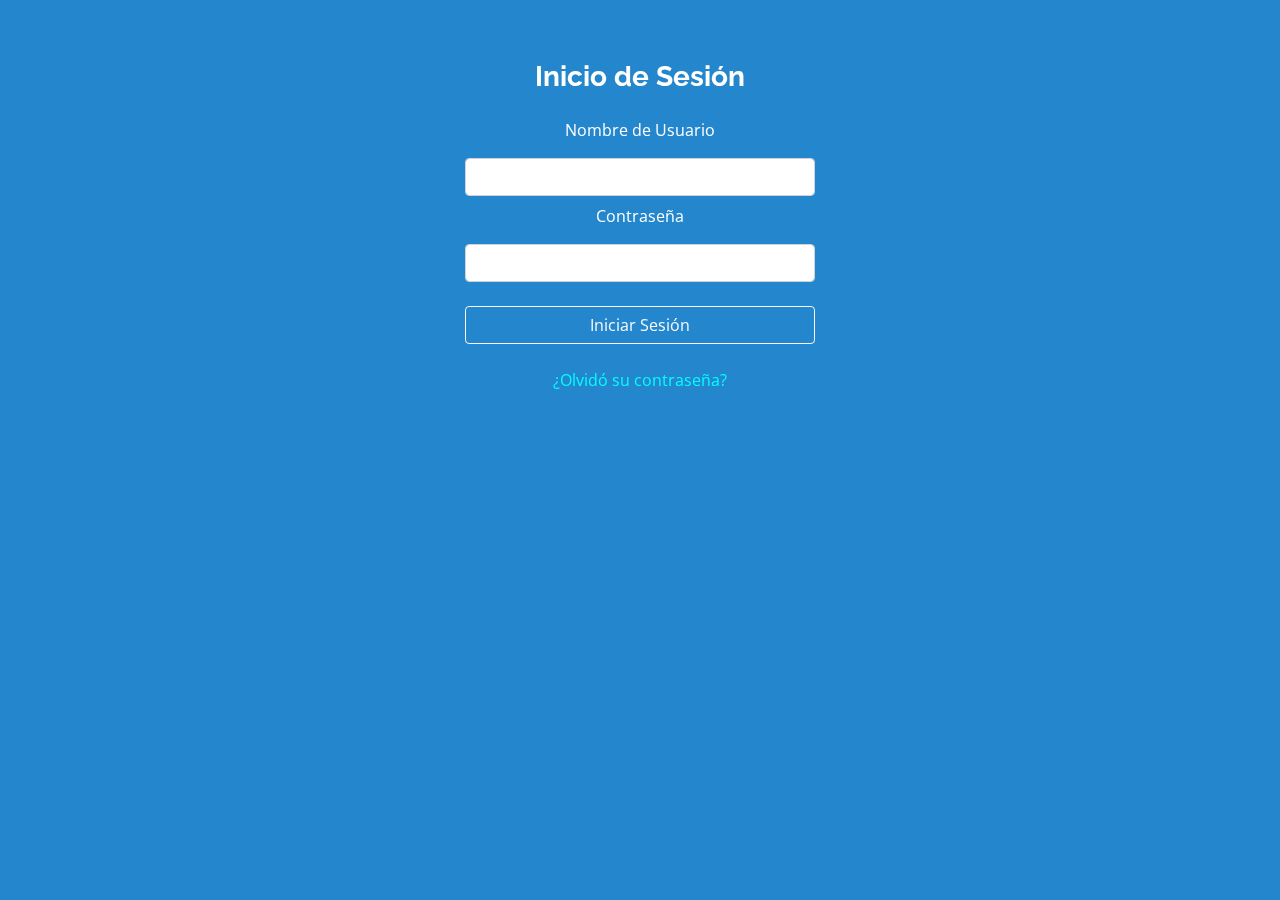
<file: login.html>
<!DOCTYPE html>
<html lang="en">

<head>
  <meta charset="utf-8">
  <meta content="width=device-width, initial-scale=1.0" name="viewport">

  <title>CIMAC</title>
  <meta content="" name="descriptison">
  <meta content="" name="keywords">

  <!-- Favicons -->
  <link href="assets/img/favicon.png" rel="icon">
  <link href="assets/img/apple-touch-icon.png" rel="apple-touch-icon">

  <!-- Google Fonts -->
  <link href="https://fonts.googleapis.com/css?family=Open+Sans:300,300i,400,400i,600,600i,700,700i|Raleway:300,300i,400,400i,500,500i,600,600i,700,700i|Poppins:300,300i,400,400i,500,500i,600,600i,700,700i" rel="stylesheet">

  <!-- Vendor CSS Files -->
  <link href="assets/vendor/bootstrap/css/bootstrap.min.css" rel="stylesheet">
  <link href="assets/vendor/icofont/icofont.min.css" rel="stylesheet">
  <link href="assets/vendor/boxicons/css/boxicons.min.css" rel="stylesheet">
  <link href="assets/vendor/remixicon/remixicon.css" rel="stylesheet">
  <link href="assets/vendor/venobox/venobox.css" rel="stylesheet">
  <link href="assets/vendor/owl.carousel/assets/owl.carousel.min.css" rel="stylesheet">
  <link href="assets/vendor/aos/aos.css" rel="stylesheet">


  <!-- Template Main CSS File -->
  <link href="assets/css/style.css" rel="stylesheet">
  <link href="assets/css/login.css" rel="stylesheet">

  <!-- =======================================================
  * Template Name: OnePage - v2.0.0
  * Template URL: https://bootstrapmade.com/onepage-multipurpose-bootstrap-template/
  * Author: BootstrapMade.com
  * License: https://bootstrapmade.com/license/
  ======================================================== -->
</head>

<body>

  <!-- ======= Login Section ======= -->

  <section id="cta" class="cta visualheight100">
    
    <div class="container" data-aos="zoom-in">
      <div class="row">
        <div class="col-12">
          <h3 class="text-center">Inicio de Sesión</h3>
        </div>
      </div>
      <div class="row">
        <div class="col-12">
          <div id="msg-login"></div>
        </div>
      </div>  
      <div class="row mt-3">      
        <div class="col-12 col-md-4 offset-md-4">
          <p class="text-center">Nombre de Usuario</p>
          <input id="username" type="text" class="form-control" name="username">
          
        </div>      
      </div>
      <div class="row mt-2">
          <div class="col-12 col-md-4 offset-md-4">
              <p class="text-center">Contraseña</p>
              <input id="password" type="password" class="form-control required" name="password">           
          </div>
      </div> 
      <div class="row mt-4">
        <div class="col-12 col-md-4 offset-md-4">
          <button id="btnRegistrar" class="btn btn-outline-light btn-block">
            Iniciar Sesión
          </button>
        </div>
      </div>
      <div class="row mt-4">
        <div class="col-12 col-md-4 offset-md-4">
          <p class="text-center"><a href="#" id="restorePass" style="color:cyan;">¿Olvidó su contraseña?</a></p>
        </div>
      </div>

    </div>
    
  </section>

  <!-- End Login Section -->


  <div id="preloader"></div>

  <script src="assets/vendor/jquery/jquery.min.js"></script>
  <!-- js acceso a backend -->
  <script type="text/javascript" language="javascript" src="js/access.js"></script>
  <!-- js Personalizados -->
  <script type="text/javascript" language="javascript" src="js/custom.js"></script>
  <script type="text/javascript" language="javascript" src="js/login.js"></script>

  <!-- Vendor JS Files -->
  
  <script src="assets/vendor/bootstrap/js/bootstrap.bundle.min.js"></script>
  <script src="assets/vendor/jquery.easing/jquery.easing.min.js"></script>
  <script src="assets/vendor/php-email-form/validate.js"></script>
  <script src="assets/vendor/waypoints/jquery.waypoints.min.js"></script>
  <script src="assets/vendor/counterup/counterup.min.js"></script>
  <script src="assets/vendor/venobox/venobox.min.js"></script>
  <script src="assets/vendor/owl.carousel/owl.carousel.min.js"></script>
  <script src="assets/vendor/isotope-layout/isotope.pkgd.min.js"></script>
  <script src="assets/vendor/aos/aos.js"></script>

  <!-- Template Main JS File -->
  <script src="assets/js/main.js"></script>



</body>

</html>
</file>
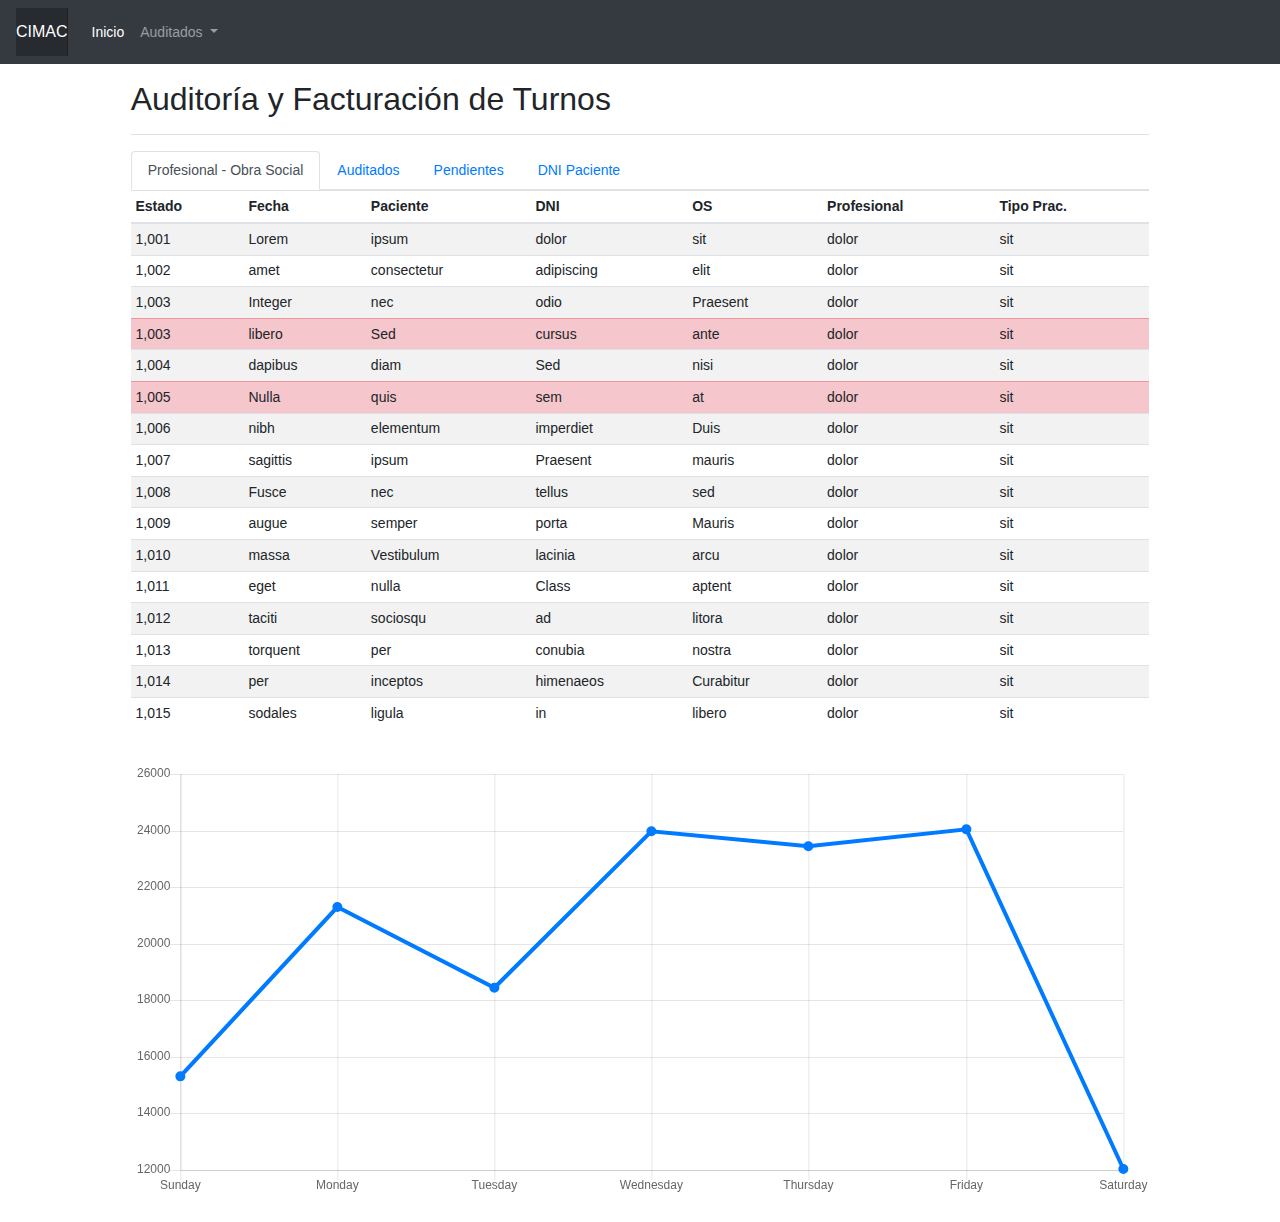
<file: views/gridinicial.html>
<!doctype html>
<html lang="en">
  <head>
    <meta charset="utf-8">
    <meta name="viewport" content="width=device-width, initial-scale=1, shrink-to-fit=no">
    <meta name="description" content="">
    <meta name="author" content="">
    <link href="../assets/img/favicon.png" rel="icon">
    <link href="../assets/img/apple-touch-icon.png" rel="apple-touch-icon">

    <title>Tablero</title>
    <!-- Bootstrap core CSS -->
    <link href="../assets/vendor/bootstrap/css/bootstrap.min.css" rel="stylesheet">

    <!-- Custom styles for this template -->
    <link href="../assets/css/dashboard.css" rel="stylesheet">
    <!-- modals stackeados -->
    <!--<link href="../assets/css/bootstrap-modal-bs3patch.css" rel="stylesheet">-->
    
  </head>

  <body>
    <nav class="navbar navbar-expand-lg navbar-dark bg-dark">
      <a class="navbar-brand" href="#">CIMAC</a>
      <button class="navbar-toggler" type="button" data-toggle="collapse" data-target="#navbarNavDropdown" aria-controls="navbarNavDropdown" aria-expanded="false" aria-label="Toggle navigation">
        <span class="navbar-toggler-icon"></span>
      </button>
      <div class="collapse navbar-collapse" id="navbarNavDropdown">
        <ul class="navbar-nav">
          <li class="nav-item active">
            <a class="nav-link" href="#">Inicio <span class="sr-only">(current)</span></a>
          </li>
          <!--
          <li class="nav-item">
            <a class="nav-link" href="#">Features</a>
          </li>
          <li class="nav-item">
            <a class="nav-link" href="#">Pricing</a>
          </li>
          -->
          <li class="nav-item dropdown">
            <a class="nav-link dropdown-toggle" href="#" id="navbarDropdown" role="button" data-toggle="dropdown" aria-haspopup="true" aria-expanded="false">
              Auditados
            </a>
            <div class="dropdown-menu" aria-labelledby="navbarDropdown">
              <a class="dropdown-item" href="#" id="linkPrefOsAudit">Prefactura O.S. Auditados</a>
              <a class="dropdown-item" href="#" id="linkPrefOsProfAudit">Prefactura O.S. y Prof. Audit.</a>
              <!--<div class="dropdown-divider"></div>-->
              <a class="dropdown-item" href="#" id="linkPrefProfAudit">Prefactura Prof. Auditados</a>
              <a class="dropdown-item" href="#" id="linkPrefServAudit">Prefactura Servicios Auditados</a>
            </div>
          </li>

        </ul>
      </div>
    </nav>

    <div class="container-fluid">
      <div class="row">
        

        <main role="main" class="col-md-9 col-12 col-md-10 offset-md-1  pt-3 px-4">
          <div class="d-flex justify-content-between flex-wrap flex-md-nowrap align-items-center pb-2 mb-3 border-bottom">
            <h1 class="h2">Auditoría y Facturación de Turnos</h1>
            <!-- <div class="btn-toolbar mb-2 mb-md-0">
              <div class="btn-group mr-2">
                <button class="btn btn-sm btn-outline-secondary">Share</button>
                <button class="btn btn-sm btn-outline-secondary">Export</button>
              </div>
              <button class="btn btn-sm btn-outline-secondary dropdown-toggle">
                <span data-feather="calendar"></span>
                This week
              </button>
            </div> -->
          </div>        

          <ul class="nav nav-tabs">
            <li class="nav-item">
              <a class="nav-link active" href="#">Profesional - Obra Social</a>
            </li>
            <li class="nav-item">
              <a class="nav-link" href="#">Auditados</a>
            </li>
            <li class="nav-item">
              <a class="nav-link" href="#">Pendientes</a>
            </li>
            <li class="nav-item">
              <a class="nav-link" href="#">DNI Paciente</a>
            </li>
            <!--
            <li class="nav-item">
              <a class="nav-link disabled" href="#">Disabled</a>
            </li>
            -->
          </ul>
          <div class="table-responsive">
            <table class="table table-striped table-sm" id="tableAuditoria">
              <thead>
                <tr>
                  <th>Estado</th>
                  <th>Fecha</th>
                  <th>Paciente</th>
                  <th>DNI</th>
                  <th>OS</th>
                  <th>Profesional</th>
                  <th>Tipo Prac.</th>
                </tr>
              </thead>
              <tbody>
                <tr>
                  <td>1,001</td>
                  <td>Lorem</td>
                  <td>ipsum</td>
                  <td>dolor</td>
                  <td>sit</td>
                  <td>dolor</td>
                  <td>sit</td>
                </tr>
                <tr>
                  <td>1,002</td>
                  <td>amet</td>
                  <td>consectetur</td>
                  <td>adipiscing</td>
                  <td>elit</td>
                  <td>dolor</td>
                  <td>sit</td>
                </tr>
                <tr>
                  <td>1,003</td>
                  <td>Integer</td>
                  <td>nec</td>
                  <td>odio</td>
                  <td>Praesent</td>
                  <td>dolor</td>
                  <td>sit</td>
                </tr>
                <tr class="table-danger">
                  <td>1,003</td>
                  <td>libero</td>
                  <td>Sed</td>
                  <td>cursus</td>
                  <td>ante</td>
                  <td>dolor</td>
                  <td>sit</td>
                </tr>
                <tr>
                  <td>1,004</td>
                  <td>dapibus</td>
                  <td>diam</td>
                  <td>Sed</td>
                  <td>nisi</td>
                  <td>dolor</td>
                  <td>sit</td>
                </tr>
                <tr class="table-danger">
                  <td>1,005</td>
                  <td>Nulla</td>
                  <td>quis</td>
                  <td>sem</td>
                  <td>at</td>
                  <td>dolor</td>
                  <td>sit</td>
                </tr>
                <tr>
                  <td>1,006</td>
                  <td>nibh</td>
                  <td>elementum</td>
                  <td>imperdiet</td>
                  <td>Duis</td>
                  <td>dolor</td>
                  <td>sit</td>
                </tr>
                <tr>
                  <td>1,007</td>
                  <td>sagittis</td>
                  <td>ipsum</td>
                  <td>Praesent</td>
                  <td>mauris</td>
                  <td>dolor</td>
                  <td>sit</td>
                </tr>
                <tr>
                  <td>1,008</td>
                  <td>Fusce</td>
                  <td>nec</td>
                  <td>tellus</td>
                  <td>sed</td>
                  <td>dolor</td>
                  <td>sit</td>
                </tr>
                <tr>
                  <td>1,009</td>
                  <td>augue</td>
                  <td>semper</td>
                  <td>porta</td>
                  <td>Mauris</td>
                  <td>dolor</td>
                  <td>sit</td>
                </tr>
                <tr>
                  <td>1,010</td>
                  <td>massa</td>
                  <td>Vestibulum</td>
                  <td>lacinia</td>
                  <td>arcu</td>
                  <td>dolor</td>
                  <td>sit</td>
                </tr>
                <tr>
                  <td>1,011</td>
                  <td>eget</td>
                  <td>nulla</td>
                  <td>Class</td>
                  <td>aptent</td>
                  <td>dolor</td>
                  <td>sit</td>
                </tr>
                <tr>
                  <td>1,012</td>
                  <td>taciti</td>
                  <td>sociosqu</td>
                  <td>ad</td>
                  <td>litora</td>
                  <td>dolor</td>
                  <td>sit</td>
                </tr>
                <tr>
                  <td>1,013</td>
                  <td>torquent</td>
                  <td>per</td>
                  <td>conubia</td>
                  <td>nostra</td>
                  <td>dolor</td>
                  <td>sit</td>
                </tr>
                <tr>
                  <td>1,014</td>
                  <td>per</td>
                  <td>inceptos</td>
                  <td>himenaeos</td>
                  <td>Curabitur</td>
                  <td>dolor</td>
                  <td>sit</td>
                </tr>
                <tr>
                  <td>1,015</td>
                  <td>sodales</td>
                  <td>ligula</td>
                  <td>in</td>
                  <td>libero</td>
                  <td>dolor</td>
                  <td>sit</td>
                </tr>
              </tbody>
            </table>
          </div>
          
          <canvas class="my-4" id="myChart" width="900" height="380"></canvas>

        </main>
      </div>
    </div>
    <!-- Modal detalles -->    

    <div class="modal fade" id="modalDetalle" tabindex="-1" role="dialog" aria-labelledby="modalDetalleLabel" aria-hidden="true">
      <div class="modal-dialog" role="document">
        <div class="modal-content">
          <div class="modal-header">
            <h5 class="modal-title" id="modalDetalleLabel">Detalle</h5>
            <button type="button" class="close" data-dismiss="modal" aria-label="Close">
              <span aria-hidden="true">&times;</span>
            </button>
          </div>
          <div class="modal-body">
            <div class="row">
              <div class="col-12 col-md-4">
                <p><b>OP Afil: </b>NG</p>
              </div>
              <div class="col-12 col-md-4">
                <p><b>Sigla: </b>DOS</p>
              </div>
              <div class="col-12 col-md-4">
                <p><b>Nº Carnet: </b>/013</p>
              </div>
            </div>
            <div class="row">              
              <div class="col-12 col-md-4">
                <p><b>Cta Liquid: </b>320</p>
              </div>
              <div class="col-12 col-md-4">
                <p><b>Cod Prof: </b>106</p>
              </div>
              <div class="col-12 col-md-4">
                <p><b>Imp Tot Practica : </b>34,790,987.00</p>
              </div>
            </div>
            <div class="row">              
              <div class="col-12 col-md-4">
                <p><b>Cod. Pract. : </b>42.01.01</p>
              </div>
              <div class="col-12 col-md-4">
                <p><b>Descrip. Pract. : </b>Consulta Médica en Consultorio</p>
              </div>
              <div class="col-12 col-md-4">
                <p><b>Imp Practica : </b>34790</p>
              </div>
            </div>
            <div class="row">              
              <div class="col-12 col-md-4">
                <p><b>OP Turno : </b>AU</p>
              </div>
              <div class="col-12 col-md-4">
                <p><b>EST. LIQ. : </b>LIQ</p>
              </div>
              <div class="col-12 col-md-4">
                <p><b>Fecha Corte : </b>04/09/2020</p>
              </div>
            </div>
            <div class="row">              
              <div class="col-12 col-md-4">
                <p><b>Fecha Cierre : </b>04/09/2020</p>
              </div>
              <div class="col-12 col-md-4">
                <p><b>Ident Usu : </b>1</p>
              </div>
              <div class="col-12 col-md-4">
                <button class="btn btn-primary" id="btnCtaInternaLiqui">Cuenta Interna Liquidación</button>
              </div>
            </div>
          </div>
          <div class="modal-footer">
            <button type="button" class="btn btn-secondary" data-dismiss="modal">Cerrar</button>
          </div>
        </div>
      </div>
    </div>

    <!-- Modal Pref OS Audit -->    

    <div class="modal fade" id="modalPrefOsAudit" tabindex="-1" role="dialog" aria-labelledby="modalPrefOsAuditLabel" aria-hidden="true">
      <div class="modal-dialog modal-xl" role="document">
        <div class="modal-content">
          <div class="modal-header">
            <div class="row">
              <div class="col-12 col-md-8">
                <h5 class="modal-title" id="modalPrefOsAuditLabel">Prefacturación - Control Obra Social</h5>
              </div>
              <div class="col-12 col-md-4">
                <b><h3 class="modal-title">CIMAC S.A.</h3></b>
              </div>
            </div>
            
            <button type="button" class="close" data-dismiss="modal" aria-label="Close">
              <span aria-hidden="true">&times;</span>
            </button>
          </div>
          <div class="modal-body">
            <div class="row">
              <div class="col-12 col-md-6">
                <h5 class="modal-title" id="modalPrefOsAuditLabel">AUDITADOS</h5>
              </div>
              <div class="col-12 col-md-6">
                <div class="float-right"><p class="modal-title">Fecha: 04/09/2020</p></div>
              </div>
            </div>          
            <div class="table-responsive">
              <table class="table table-striped table-sm" id="tableAuditoria">
                <thead>
                  <tr>
                    <th>Num Carnet</th>
                    <th>Profesional</th>
                    <th>Fecha</th>
                    <th>Nom Paciente</th>
                    <th>DNI</th>
                    <th>Cta. Liq.</th>
                    <th>Nro. Orden</th>
                    <th>Cod. Práctica</th>
                    <th>Total</th>
                  </tr>
                </thead>
                <tbody>
                  <tr>
                    <td>112</td>
                    <td>GATICA, ROXANA EMILSE</td>
                    <td>02/01/2018</td>
                    <td>CARRIZO, GABRIEL</td>
                    <td>32034040</td>
                    <td>447</td>
                    <td>447</td>
                    <td>17.01.01</td>
                    <td>220,00</td>
                  </tr>
                  <tr>
                    <td></td>
                    <td></td>
                    <td></td>
                    <td></td>
                    <td></td>
                    <td></td>
                    <td></td>
                    <td><b>Total Profesional</b></td>
                    <td><b>220,00</b></td>
                  </tr>

                  <tr>
                    <td>138</td>
                    <td>MOLINA, MAURICIO</td>
                    <td>03/01/2018</td>
                    <td>FLORES, DARIO</td>
                    <td>34915800</td>
                    <td>0</td>
                    <td>0</td>
                    <td>42.01.01</td>
                    <td>286,00</td>
                  </tr>
                  <tr>
                    <td></td>
                    <td></td>
                    <td></td>
                    <td></td>
                    <td></td>
                    <td></td>
                    <td></td>
                    <td><b>Total Profesional</b></td>
                    <td><b>286,00</b></td>
                  </tr>

                  <tr>
                    <td>94</td>
                    <td>CASTRO, MARIA</td>
                    <td>02/01/2018</td>
                    <td>CARRIZO, IVANA</td>
                    <td>33095247</td>
                    <td>380</td>
                    <td>380</td>
                    <td>42.01.01</td>
                    <td>286,00</td>
                  </tr>
                  <tr>
                    <td>94</td>
                    <td>CASTRO, MARIA</td>
                    <td>02/01/2018</td>
                    <td>LOVERA, EMILIO</td>
                    <td>32564286</td>
                    <td>380</td>
                    <td>380</td>
                    <td>42.01.01</td>
                    <td>286,00</td>
                  </tr>
                  <tr>
                    <td></td>
                    <td></td>
                    <td></td>
                    <td></td>
                    <td></td>
                    <td></td>
                    <td></td>
                    <td><b>Total Profesional</b></td>
                    <td><b>572,00</b></td>
                  </tr>

                  <tr>
                    <td>SR03</td>
                    <td>SERVICIO ECO COLOR</td>
                    <td>30/06/2019</td>
                    <td>Servicio Cimac S.A.</td>
                    <td>33095247</td>
                    <td>602</td>
                    <td>602</td>
                    <td>99.00.01</td>
                    <td>135.000,01</td>
                  </tr>
                  <tr>
                    <td></td>
                    <td></td>
                    <td></td>
                    <td></td>
                    <td></td>
                    <td></td>
                    <td></td>
                    <td><b>Total Profesional</b></td>
                    <td><b>135.000,01</b></td>
                  </tr>
                </tbody>
              </table> 
            </div> 
          </div>
          <div class="modal-footer">
            <button type="button" class="btn btn-secondary" data-dismiss="modal">Cerrar</button>
          </div>
        </div>
      </div>
    </div>


    <!-- Modal Cuenta Interna Liquidación -->    

    <div class="modal fade" id="modalCtaInternaLiqui" tabindex="-1" role="dialog" aria-labelledby="modalCtaInternaLiquiLabel" aria-hidden="true">
      <div class="modal-dialog modal-xl" role="document">
        <div class="modal-content">
          <div class="modal-header">
            <div class="row">
              <div class="col-12 col-md-8">
                <h5 class="modal-title" id="modalCtaInternaLiquiLabel">Cuenta Interna Liquidación</h5>
              </div>
            </div>            
            <button type="button" class="close" data-dismiss="modal" aria-label="Close">
              <span aria-hidden="true">&times;</span>
            </button>
          </div>
          <div class="modal-body">
            <div class="row">
              <div class="col-12 col-md-6">
                <p>Entidad Seleccionada - NO ASIGNADA</p>
              </div>
            </div>
            <div class="row">
              <div class="col-12 col-md-4">
                <div class="row">
                  <div class="col-6">
                    <span>Código Obra Social</span>
                  </div>
                  <div class="col-6">
                    <input type="text" class="form-control" placeholder="6" name="inpCodObrSoc">
                  </div>
                </div>                
              </div>
              <div class="col-12 col-md-4">
                <div class="row">
                  <div class="col-6">
                    <span>Sigla</span>
                  </div>
                  <div class="col-6">
                    <input type="text" class="form-control" placeholder="DOS" name="inpSigla">
                  </div>
                </div>                
              </div>
              <div class="col-12 col-md-4">
                <div class="row">
                  <div class="col-6 ">
                    <span class="float-right">Modifica OS</span>
                  </div>
                  <div class="col-6">
                    <div class="form-check">
                      <input type="checkbox" class="form-check-input" id="chkModifOs">
                    </div>
                  </div>
                </div>                
              </div>
            </div> 
            <div class="row">
              <div class="col-12">
                <div class="row">
                  <div class="col-6">
                    <span>Nombre Obra Social</span>
                  </div>
                  <div class="col-6">
                    <input type="text" class="form-control" placeholder="Provincia" name="inpNomOs">
                  </div>
                </div> 
              </div>
            </div>
            <div class="row">
              
              <div class="col-12 col-md-4">
                <div class="row">
                  <div class="col-6">
                    <span>Código Agrupación</span>
                  </div>
                  <div class="col-6">
                    <input type="text" class="form-control" name="inpCodAgr">
                  </div>
                </div> 
              </div>
              <div class="col-12 col-md-4">
                <div class="row">
                  <div class="col-6">
                    <span>Código Alternativo</span>
                  </div>
                  <div class="col-6">
                    <input type="text" class="form-control" name="inpCodAlt">
                  </div>
                </div>
              </div>
              <div class="col-12 col-md-4">
                <div class="row">
                  <div class="col-6">
                    <span>Fecha Facturación</span>
                  </div>
                  <div class="col-6">
                    <input type="date" class="form-control" placeholder="04-09-2020" name="inpFecFact">
                  </div>
                </div>
              </div>
            </div>
            <hr>

            <div class="row">
              <div class="col-12 col-md-8">
                <div class="row">
                  <div class="col-3">
                    <span>Nombre Paciente</span>
                  </div>
                  <div class="col-6">
                    <input type="text" class="form-control" placeholder="GUERRERO JOSEFINA" name="inpNomPac">
                  </div>                  
                </div>
                <div class="row">
                  <div class="col-3">
                    <span>Nº Documento</span>
                  </div>
                  <div class="col-6">
                    <input type="number" class="form-control" placeholder="17724016" name="inpNroDoc">
                  </div>                  
                </div>
                <div class="row">
                  <div class="col-3">
                    <span>Tipo Doc</span>
                  </div>
                  <div class="col-6">
                    <div class="btn-group" role="group" aria-label="Tipo Doc">
                      <button type="button" class="btn btn-primary">DNI</button>
                      <button type="button" class="btn btn-secondary">LC</button>
                      <button type="button" class="btn btn-danger">LE</button>
                      <button type="button" class="btn btn-success">DU</button>
                    </div>
                  </div>                  
                </div>
              </div>
              <div class="col-12 col-md-4 mt-2">
                <span>Gravado - excento</span>
                <div class="btn-group" role="group" aria-label="Gravado Excento">
                  <button type="button" class="btn btn-primary">EX</button>
                  <button type="button" class="btn btn-secondary">NG</button>
                  <button type="button" class="btn btn-danger">GR</button>
                </div>
              </div>
              
            </div>
            <hr>
            <div class="row">
              <div class="col-12 col-md-2 offset-md-2">
                <input type="text" class="form-control" placeholder="11" name="inpCtaIntLiq">
              </div>
              <div class="col-12 col-md-2">
                <span>320</span>
              </div>
              <div class="col-12 col-md-6">
                <button type="button" class="btn btn-primary">Cuenta Interna Liquidación</button>
              </div>
            </div> 
            <div class="row">
              <div class="col-12 col-md-4">
                <div class="row">
                  <div class="col-12 col-md-4">Fecha</div>
                  <div class="col-12 col-md-8">
                    <input type="date" class="form-control" placeholder="02/01/2020" name="inpFec">
                  </div>
                </div>                
              </div>
              <div class="col-12 col-md-8">
                <span>Corresponde a la cuenta donde se LIQUIDA a</span>
              </div>
            </div> 
            <div class="row">
              <div class="col-12 col-md-4">
                <div class="row">
                  <div class="col-12 col-md-4">Hora</div>
                  <div class="col-12 col-md-8">
                    <input type="time" class="form-control" placeholder="18:45:00" name="inpHor">
                  </div>
                </div>                
              </div>
              <div class="col-12 col-md-8">
                <span><b>MOLLA LILIANA</b></span>
              </div>
            </div>  
            <div class="row">
              <div class="col-12 col-md-6">
                <div class="row">
                  <div class="col-12 col-md-4">Nº Carnet</div>
                  <div class="col-12 col-md-8">
                    <input type="text" class="form-control" placeholder="" name="inpCarnet">
                  </div>
                </div>                
              </div>
              <div class="col-12 col-md-6">
                <div class="row">
                  <div class="col-12 col-md-4">Nº Orden</div>
                  <div class="col-12 col-md-8">
                    <input type="text" class="form-control" placeholder="" name="inpOrden">
                  </div>
                </div>                
              </div>
            </div> 
            <div class="row">
              <div class="col-12 col-md-4">
                <div class="row">
                  <div class="col-12 col-md-4">Imp Práctica</div>
                  <div class="col-12 col-md-8">
                    <input type="number" class="form-control" placeholder="246,00" name="inpImpPrac">
                  </div>
                </div>                
              </div>
              <div class="col-12 col-md-4">
                <div class="row">
                  <div class="col-12 col-md-4">Código Práctica</div>
                  <div class="col-12 col-md-8">
                    <input type="text" class="form-control" placeholder="42.01.01" name="inpCodPra">
                  </div>
                </div>                
              </div>
              <div class="col-12 col-md-4">
                <div class="row">
                  <div class="col-12">$ Valores OS</div>
                </div>                
              </div>
            </div> 
            <div class="row">
              <div class="col-12 col-md-6 offset-md-6">
                <div class="row">
                  <div class="col-12 col-md-4">
                    <span>Nombre Práctica</span>
                  </div>
                  <div class="col-12 col-md-8">
                    <input type="text" class="form-control" placeholder="Consulta Medica Resir." name="inpNomPra">
                  </div>
                </div>
              </div>
            </div>
            <div class="row">
              <div class="col-12 col-md-6 offset-md-6">
                <div class="row">
                  <div class="col-12 col-md-4">
                    <span>Inp Total Practica</span>
                  </div>
                  <div class="col-12 col-md-8">
                    <input type="Number" class="form-control" placeholder="246,00" name="inpImpTotalPract">
                  </div>
                </div>
              </div>
            </div>
            <hr>
            <span>Estado del registro de turno</span>
            <div class="row">
              <div class="col-12 col-md-4">Opción Turno</div>
              <div class="col-12 col-md-2">
                <input type="text" class="form-control" placeholder="AU" name="inpOpcTur">
              </div>
              <div class="col-12 col-md-6">
                <div class="btn-group" role="group" aria-label="Gravado Excento">
                  <button type="button" class="btn btn-success">Auditado</button>
                  <button type="button" class="btn btn-warning">Pendiente</button>
                  <button type="button" class="btn btn-primary">Facturar</button>
                </div>
              </div>
            </div>
            <div class="row">
              <div class="col-12 col-md-4">
                <span>Opción Turno Descripción</span>                
              </div>
              <div class="col-12 col-md-8">
                <input type="text" class="form-control" placeholder="AUDITADA" name="inpOpcTur">
              </div>
            </div>    
          </div>
          <div class="modal-footer">
            <button type="button" class="btn btn-success" data-dismiss="modal">Guardar</button>
            <button type="button" class="btn btn-secondary" data-dismiss="modal">Cerrar</button>
          </div>
        </div>
      </div>
    </div>

    <!-- Bootstrap core JavaScript
    ================================================== -->
    <!-- Placed at the end of the document so the pages load faster -->
    <!--<script src="https://code.jquery.com/jquery-3.2.1.slim.min.js" integrity="sha384-KJ3o2DKtIkvYIK3UENzmM7KCkRr/rE9/Qpg6aAZGJwFDMVNA/GpGFF93hXpG5KkN" crossorigin="anonymous"></script>
    <script>window.jQuery || document.write('<script src="../assets/js/jquery-slim.min.js"><\/script>')</script>
    -->
    <script src="../assets/js/popper.min.js"></script>
    <script src="../assets/js/jquery.min.js"></script>
    <script src="../assets/vendor/bootstrap/js/bootstrap.min.js"></script>

    <!-- Icons -->
    <script src="../assets/js/feather.min.js"></script>
    <script>
      feather.replace()
    </script>

    <!-- Graphs -->
    <script src="../assets/js/charts.min.js"></script>
    <!--<script src="https://cdnjs.cloudflare.com/ajax/libs/Chart.js/2.7.1/Chart.min.js"></script>-->
    <script>
      var ctx = document.getElementById("myChart");
      var myChart = new Chart(ctx, {
        type: 'line',
        data: {
          labels: ["Sunday", "Monday", "Tuesday", "Wednesday", "Thursday", "Friday", "Saturday"],
          datasets: [{
            data: [15339, 21345, 18483, 24003, 23489, 24092, 12034],
            lineTension: 0,
            backgroundColor: 'transparent',
            borderColor: '#007bff',
            borderWidth: 4,
            pointBackgroundColor: '#007bff'
          }]
        },
        options: {
          scales: {
            yAxes: [{
              ticks: {
                beginAtZero: false
              }
            }]
          },
          legend: {
            display: false,
          }
        }
      });
    </script>
    <script type="text/javascript">
      //
      $('#tableAuditoria').on('click', 'tbody tr', function(event) {
        //console.log(event)
        $(this).addClass('table-primary').siblings().removeClass('table-primary');
        $('#modalDetalle').modal('show');
      });
      $('#tableAuditoria').on('hidden.bs.modal', function () {
        $('#tableAuditoria tbody tr').siblings().removeClass('table-primary');
      });
      $('#linkPrefOsAudit').click(function(e){
        e.preventDefault();
        $('#modalPrefOsAudit').modal('show');
      });
      $('#btnCtaInternaLiqui').click(function(){
        $('#modalCtaInternaLiqui').modal('show');
        console.log("se ejecuta el show")
      });
     
      /*----------------------------------------------------------------------------*/
      //SCRIPT PARA AJUSTAR EL Z-INDEX DE CADA MODAL QUE SE VA MOSTRANDO      
      $('#modalCtaInternaLiqui').on('shown.bs.modal', function () { 
        setTimeout(function() {
          console.log("modalCtaInternaLiqui shown")
          $('#modalDetalle').css('z-index', 1050);
          $('.modal-backdrop').css('z-index', 1070); 
          $('#modalCtaInternaLiqui').css('z-index', 1100);  
        }, 50);
      }); 
      $('#modalCtaInternaLiqui').on('hidden.bs.modal', function () {  
        console.log("modalCtaInternaLiqui hidden")         
        $('.modal-backdrop').css('z-index', 1000); 
        $('#modalDetalle').css('z-index', 1050);
      });
    </script>
  </body>
</html>
</file>
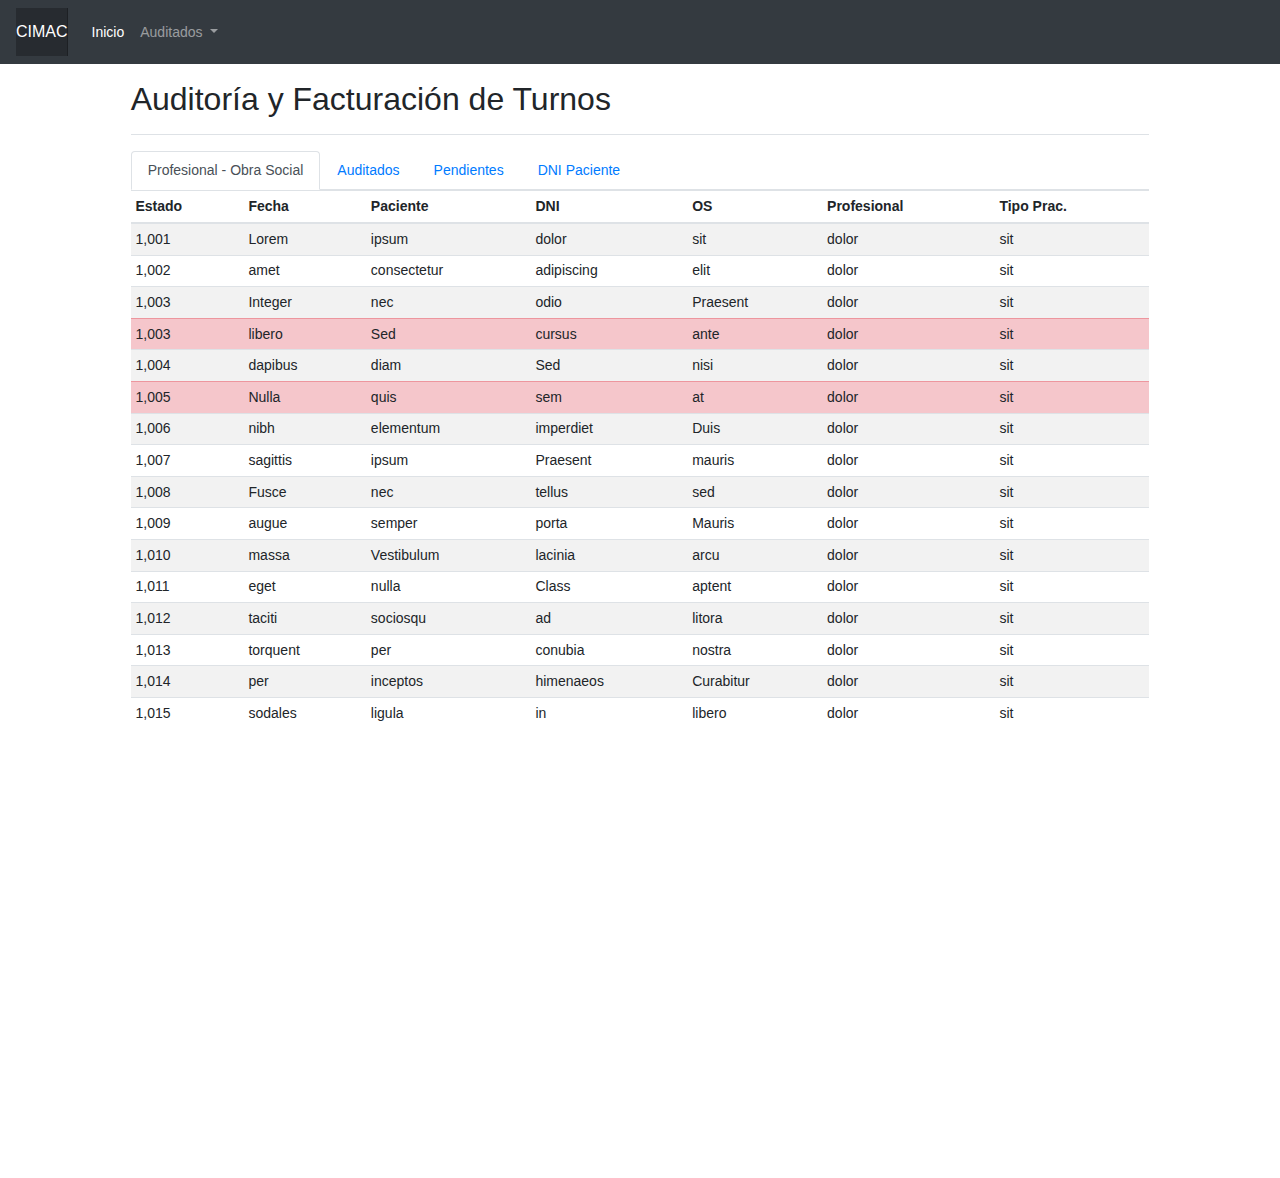
<file: views/old.html>
<!doctype html>
<html lang="en">
  <head>
    <meta charset="utf-8">
    <meta name="viewport" content="width=device-width, initial-scale=1, shrink-to-fit=no">
    <meta name="description" content="">
    <meta name="author" content="">
    <link href="../assets/img/favicon.png" rel="icon">
    <link href="../assets/img/apple-touch-icon.png" rel="apple-touch-icon">

    <title>Tablero</title>
    <!-- Bootstrap core CSS -->
    <link href="../assets/vendor/bootstrap/css/bootstrap.min.css" rel="stylesheet">

    <!-- Custom styles for this template -->
    <link href="../assets/css/dashboard.css" rel="stylesheet">
    <!-- modals stackeados -->
    <!--<link href="../assets/css/bootstrap-modal-bs3patch.css" rel="stylesheet">-->
    
  </head>

  <body>
    <nav class="navbar navbar-expand-lg navbar-dark bg-dark">
      <a class="navbar-brand" href="#">CIMAC</a>
      <button class="navbar-toggler" type="button" data-toggle="collapse" data-target="#navbarNavDropdown" aria-controls="navbarNavDropdown" aria-expanded="false" aria-label="Toggle navigation">
        <span class="navbar-toggler-icon"></span>
      </button>
      <div class="collapse navbar-collapse" id="navbarNavDropdown">
        <ul class="navbar-nav">
          <li class="nav-item active">
            <a class="nav-link" href="#">Inicio <span class="sr-only">(current)</span></a>
          </li>
          <!--
          <li class="nav-item">
            <a class="nav-link" href="#">Features</a>
          </li>
          <li class="nav-item">
            <a class="nav-link" href="#">Pricing</a>
          </li>
          -->
          <li class="nav-item dropdown">
            <a class="nav-link dropdown-toggle" href="#" id="navbarDropdown" role="button" data-toggle="dropdown" aria-haspopup="true" aria-expanded="false">
              Auditados
            </a>
            <div class="dropdown-menu" aria-labelledby="navbarDropdown">
              <a class="dropdown-item" href="#" id="linkPrefOsAudit">Prefactura O.S. Auditados</a>
              <a class="dropdown-item" href="#" id="linkPrefOsProfAudit">Prefactura O.S. y Prof. Audit.</a>
              <!--<div class="dropdown-divider"></div>-->
              <a class="dropdown-item" href="#" id="linkPrefProfAudit">Prefactura Prof. Auditados</a>
              <a class="dropdown-item" href="#" id="linkPrefServAudit">Prefactura Servicios Auditados</a>
            </div>
          </li>

        </ul>
      </div>
    </nav>

    <div class="container-fluid">
      <div class="row">
        

        <main role="main" class="col-md-9 col-12 col-md-10 offset-md-1  pt-3 px-4">
          <div class="d-flex justify-content-between flex-wrap flex-md-nowrap align-items-center pb-2 mb-3 border-bottom">
            <h1 class="h2">Auditoría y Facturación de Turnos</h1>
            <!-- <div class="btn-toolbar mb-2 mb-md-0">
              <div class="btn-group mr-2">
                <button class="btn btn-sm btn-outline-secondary">Share</button>
                <button class="btn btn-sm btn-outline-secondary">Export</button>
              </div>
              <button class="btn btn-sm btn-outline-secondary dropdown-toggle">
                <span data-feather="calendar"></span>
                This week
              </button>
            </div> -->
          </div>        

          <ul class="nav nav-tabs">
            <li class="nav-item">
              <a class="nav-link active" href="#">Profesional - Obra Social</a>
            </li>
            <li class="nav-item">
              <a class="nav-link" href="#">Auditados</a>
            </li>
            <li class="nav-item">
              <a class="nav-link" href="#">Pendientes</a>
            </li>
            <li class="nav-item">
              <a class="nav-link" href="#">DNI Paciente</a>
            </li>
            <!--
            <li class="nav-item">
              <a class="nav-link disabled" href="#">Disabled</a>
            </li>
            -->
          </ul>
          <div class="table-responsive">
            <table class="table table-striped table-sm" id="tableAuditoria">
              <thead>
                <tr>
                  <th>Estado</th>
                  <th>Fecha</th>
                  <th>Paciente</th>
                  <th>DNI</th>
                  <th>OS</th>
                  <th>Profesional</th>
                  <th>Tipo Prac.</th>
                </tr>
              </thead>
              <tbody>
                <tr>
                  <td>1,001</td>
                  <td>Lorem</td>
                  <td>ipsum</td>
                  <td>dolor</td>
                  <td>sit</td>
                  <td>dolor</td>
                  <td>sit</td>
                </tr>
                <tr>
                  <td>1,002</td>
                  <td>amet</td>
                  <td>consectetur</td>
                  <td>adipiscing</td>
                  <td>elit</td>
                  <td>dolor</td>
                  <td>sit</td>
                </tr>
                <tr>
                  <td>1,003</td>
                  <td>Integer</td>
                  <td>nec</td>
                  <td>odio</td>
                  <td>Praesent</td>
                  <td>dolor</td>
                  <td>sit</td>
                </tr>
                <tr class="table-danger">
                  <td>1,003</td>
                  <td>libero</td>
                  <td>Sed</td>
                  <td>cursus</td>
                  <td>ante</td>
                  <td>dolor</td>
                  <td>sit</td>
                </tr>
                <tr>
                  <td>1,004</td>
                  <td>dapibus</td>
                  <td>diam</td>
                  <td>Sed</td>
                  <td>nisi</td>
                  <td>dolor</td>
                  <td>sit</td>
                </tr>
                <tr class="table-danger">
                  <td>1,005</td>
                  <td>Nulla</td>
                  <td>quis</td>
                  <td>sem</td>
                  <td>at</td>
                  <td>dolor</td>
                  <td>sit</td>
                </tr>
                <tr>
                  <td>1,006</td>
                  <td>nibh</td>
                  <td>elementum</td>
                  <td>imperdiet</td>
                  <td>Duis</td>
                  <td>dolor</td>
                  <td>sit</td>
                </tr>
                <tr>
                  <td>1,007</td>
                  <td>sagittis</td>
                  <td>ipsum</td>
                  <td>Praesent</td>
                  <td>mauris</td>
                  <td>dolor</td>
                  <td>sit</td>
                </tr>
                <tr>
                  <td>1,008</td>
                  <td>Fusce</td>
                  <td>nec</td>
                  <td>tellus</td>
                  <td>sed</td>
                  <td>dolor</td>
                  <td>sit</td>
                </tr>
                <tr>
                  <td>1,009</td>
                  <td>augue</td>
                  <td>semper</td>
                  <td>porta</td>
                  <td>Mauris</td>
                  <td>dolor</td>
                  <td>sit</td>
                </tr>
                <tr>
                  <td>1,010</td>
                  <td>massa</td>
                  <td>Vestibulum</td>
                  <td>lacinia</td>
                  <td>arcu</td>
                  <td>dolor</td>
                  <td>sit</td>
                </tr>
                <tr>
                  <td>1,011</td>
                  <td>eget</td>
                  <td>nulla</td>
                  <td>Class</td>
                  <td>aptent</td>
                  <td>dolor</td>
                  <td>sit</td>
                </tr>
                <tr>
                  <td>1,012</td>
                  <td>taciti</td>
                  <td>sociosqu</td>
                  <td>ad</td>
                  <td>litora</td>
                  <td>dolor</td>
                  <td>sit</td>
                </tr>
                <tr>
                  <td>1,013</td>
                  <td>torquent</td>
                  <td>per</td>
                  <td>conubia</td>
                  <td>nostra</td>
                  <td>dolor</td>
                  <td>sit</td>
                </tr>
                <tr>
                  <td>1,014</td>
                  <td>per</td>
                  <td>inceptos</td>
                  <td>himenaeos</td>
                  <td>Curabitur</td>
                  <td>dolor</td>
                  <td>sit</td>
                </tr>
                <tr>
                  <td>1,015</td>
                  <td>sodales</td>
                  <td>ligula</td>
                  <td>in</td>
                  <td>libero</td>
                  <td>dolor</td>
                  <td>sit</td>
                </tr>
              </tbody>
            </table>
          </div>
          
          <canvas class="my-4" id="myChart" width="900" height="380"></canvas>

        </main>
      </div>
    </div>
    <!-- Modal detalles -->    

    <div class="modal fade" id="modalDetalle" tabindex="-1" role="dialog" aria-labelledby="modalDetalleLabel" aria-hidden="true">
      <div class="modal-dialog" role="document">
        <div class="modal-content">
          <div class="modal-header">
            <h5 class="modal-title" id="modalDetalleLabel">Detalle</h5>
            <button type="button" class="close" data-dismiss="modal" aria-label="Close">
              <span aria-hidden="true">&times;</span>
            </button>
          </div>
          <div class="modal-body">
            <div class="row">
              <div class="col-12 col-md-4">
                <p><b>OP Afil: </b>NG</p>
              </div>
              <div class="col-12 col-md-4">
                <p><b>Sigla: </b>DOS</p>
              </div>
              <div class="col-12 col-md-4">
                <p><b>Nº Carnet: </b>/013</p>
              </div>
            </div>
            <div class="row">              
              <div class="col-12 col-md-4">
                <p><b>Cta Liquid: </b>320</p>
              </div>
              <div class="col-12 col-md-4">
                <p><b>Cod Prof: </b>106</p>
              </div>
              <div class="col-12 col-md-4">
                <p><b>Imp Tot Practica : </b>34,790,987.00</p>
              </div>
            </div>
            <div class="row">              
              <div class="col-12 col-md-4">
                <p><b>Cod. Pract. : </b>42.01.01</p>
              </div>
              <div class="col-12 col-md-4">
                <p><b>Descrip. Pract. : </b>Consulta Médica en Consultorio</p>
              </div>
              <div class="col-12 col-md-4">
                <p><b>Imp Practica : </b>34790</p>
              </div>
            </div>
            <div class="row">              
              <div class="col-12 col-md-4">
                <p><b>OP Turno : </b>AU</p>
              </div>
              <div class="col-12 col-md-4">
                <p><b>EST. LIQ. : </b>LIQ</p>
              </div>
              <div class="col-12 col-md-4">
                <p><b>Fecha Corte : </b>04/09/2020</p>
              </div>
            </div>
            <div class="row">              
              <div class="col-12 col-md-4">
                <p><b>Fecha Cierre : </b>04/09/2020</p>
              </div>
              <div class="col-12 col-md-4">
                <p><b>Ident Usu : </b>1</p>
              </div>
              <div class="col-12 col-md-4">
                <button class="btn btn-primary" id="btnCtaInternaLiqui">Cuenta Interna Liquidación</button>
              </div>
            </div>
          </div>
          <div class="modal-footer">
            <button type="button" class="btn btn-secondary" data-dismiss="modal">Cerrar</button>
          </div>
        </div>
      </div>
    </div>

    <!-- Modal Pref OS Audit -->    

    <div class="modal fade" id="modalPrefOsAudit" tabindex="-1" role="dialog" aria-labelledby="modalPrefOsAuditLabel" aria-hidden="true">
      <div class="modal-dialog modal-xl" role="document">
        <div class="modal-content">
          <div class="modal-header">
            <div class="row">
              <div class="col-12 col-md-8">
                <h5 class="modal-title" id="modalPrefOsAuditLabel">Prefacturación - Control Obra Social</h5>
              </div>
              <div class="col-12 col-md-4">
                <b><h3 class="modal-title">CIMAC S.A.</h3></b>
              </div>
            </div>
            
            <button type="button" class="close" data-dismiss="modal" aria-label="Close">
              <span aria-hidden="true">&times;</span>
            </button>
          </div>
          <div class="modal-body">
            <div class="row">
              <div class="col-12 col-md-6">
                <h5 class="modal-title" id="modalPrefOsAuditLabel">AUDITADOS</h5>
              </div>
              <div class="col-12 col-md-6">
                <div class="float-right"><p class="modal-title">Fecha: 04/09/2020</p></div>
              </div>
            </div>          
            <div class="table-responsive">
              <table class="table table-striped table-sm" id="tableAuditoria">
                <thead>
                  <tr>
                    <th>Num Carnet</th>
                    <th>Profesional</th>
                    <th>Fecha</th>
                    <th>Nom Paciente</th>
                    <th>DNI</th>
                    <th>Cta. Liq.</th>
                    <th>Nro. Orden</th>
                    <th>Cod. Práctica</th>
                    <th>Total</th>
                  </tr>
                </thead>
                <tbody>
                  <tr>
                    <td>112</td>
                    <td>GATICA, ROXANA EMILSE</td>
                    <td>02/01/2018</td>
                    <td>CARRIZO, GABRIEL</td>
                    <td>32034040</td>
                    <td>447</td>
                    <td>447</td>
                    <td>17.01.01</td>
                    <td>220,00</td>
                  </tr>
                  <tr>
                    <td></td>
                    <td></td>
                    <td></td>
                    <td></td>
                    <td></td>
                    <td></td>
                    <td></td>
                    <td><b>Total Profesional</b></td>
                    <td><b>220,00</b></td>
                  </tr>

                  <tr>
                    <td>138</td>
                    <td>MOLINA, MAURICIO</td>
                    <td>03/01/2018</td>
                    <td>FLORES, DARIO</td>
                    <td>34915800</td>
                    <td>0</td>
                    <td>0</td>
                    <td>42.01.01</td>
                    <td>286,00</td>
                  </tr>
                  <tr>
                    <td></td>
                    <td></td>
                    <td></td>
                    <td></td>
                    <td></td>
                    <td></td>
                    <td></td>
                    <td><b>Total Profesional</b></td>
                    <td><b>286,00</b></td>
                  </tr>

                  <tr>
                    <td>94</td>
                    <td>CASTRO, MARIA</td>
                    <td>02/01/2018</td>
                    <td>CARRIZO, IVANA</td>
                    <td>33095247</td>
                    <td>380</td>
                    <td>380</td>
                    <td>42.01.01</td>
                    <td>286,00</td>
                  </tr>
                  <tr>
                    <td>94</td>
                    <td>CASTRO, MARIA</td>
                    <td>02/01/2018</td>
                    <td>LOVERA, EMILIO</td>
                    <td>32564286</td>
                    <td>380</td>
                    <td>380</td>
                    <td>42.01.01</td>
                    <td>286,00</td>
                  </tr>
                  <tr>
                    <td></td>
                    <td></td>
                    <td></td>
                    <td></td>
                    <td></td>
                    <td></td>
                    <td></td>
                    <td><b>Total Profesional</b></td>
                    <td><b>572,00</b></td>
                  </tr>

                  <tr>
                    <td>SR03</td>
                    <td>SERVICIO ECO COLOR</td>
                    <td>30/06/2019</td>
                    <td>Servicio Cimac S.A.</td>
                    <td>33095247</td>
                    <td>602</td>
                    <td>602</td>
                    <td>99.00.01</td>
                    <td>135.000,01</td>
                  </tr>
                  <tr>
                    <td></td>
                    <td></td>
                    <td></td>
                    <td></td>
                    <td></td>
                    <td></td>
                    <td></td>
                    <td><b>Total Profesional</b></td>
                    <td><b>135.000,01</b></td>
                  </tr>
                </tbody>
              </table> 
            </div> 
          </div>
          <div class="modal-footer">
            <button type="button" class="btn btn-secondary" data-dismiss="modal">Cerrar</button>
          </div>
        </div>
      </div>
    </div>


    <!-- Modal Cuenta Interna Liquidación -->    

    <div class="modal fade" id="modalCtaInternaLiqui" tabindex="-1" role="dialog" aria-labelledby="modalCtaInternaLiquiLabel" aria-hidden="true">
      <div class="modal-dialog modal-xl" role="document">
        <div class="modal-content">
          <div class="modal-header">
            <div class="row">
              <div class="col-12 col-md-8">
                <h5 class="modal-title" id="modalCtaInternaLiquiLabel">Cuenta Interna Liquidación</h5>
              </div>
            </div>            
            <button type="button" class="close" data-dismiss="modal" aria-label="Close">
              <span aria-hidden="true">&times;</span>
            </button>
          </div>
          <div class="modal-body">
            <div class="row">
              <div class="col-12 col-md-6">
                <p>Entidad Seleccionada - NO ASIGNADA</p>
              </div>
            </div>
            <div class="row">
              <div class="col-12 col-md-4">
                <div class="row">
                  <div class="col-6">
                    <span>Código Obra Social</span>
                  </div>
                  <div class="col-6">
                    <input type="text" class="form-control" placeholder="6" name="inpCodObrSoc">
                  </div>
                </div>                
              </div>
              <div class="col-12 col-md-4">
                <div class="row">
                  <div class="col-6">
                    <span>Sigla</span>
                  </div>
                  <div class="col-6">
                    <input type="text" class="form-control" placeholder="DOS" name="inpSigla">
                  </div>
                </div>                
              </div>
              <div class="col-12 col-md-4">
                <div class="row">
                  <div class="col-6 ">
                    <span class="float-right">Modifica OS</span>
                  </div>
                  <div class="col-6">
                    <div class="form-check">
                      <input type="checkbox" class="form-check-input" id="chkModifOs">
                    </div>
                  </div>
                </div>                
              </div>
            </div> 
            <div class="row">
              <div class="col-12">
                <div class="row">
                  <div class="col-6">
                    <span>Nombre Obra Social</span>
                  </div>
                  <div class="col-6">
                    <input type="text" class="form-control" placeholder="Provincia" name="inpNomOs">
                  </div>
                </div> 
              </div>
            </div>
            <div class="row">
              
              <div class="col-12 col-md-4">
                <div class="row">
                  <div class="col-6">
                    <span>Código Agrupación</span>
                  </div>
                  <div class="col-6">
                    <input type="text" class="form-control" name="inpCodAgr">
                  </div>
                </div> 
              </div>
              <div class="col-12 col-md-4">
                <div class="row">
                  <div class="col-6">
                    <span>Código Alternativo</span>
                  </div>
                  <div class="col-6">
                    <input type="text" class="form-control" name="inpCodAlt">
                  </div>
                </div>
              </div>
              <div class="col-12 col-md-4">
                <div class="row">
                  <div class="col-6">
                    <span>Fecha Facturación</span>
                  </div>
                  <div class="col-6">
                    <input type="date" class="form-control" placeholder="04-09-2020" name="inpFecFact">
                  </div>
                </div>
              </div>
            </div>
            <hr>

            <div class="row">
              <div class="col-12 col-md-8">
                <div class="row">
                  <div class="col-3">
                    <span>Nombre Paciente</span>
                  </div>
                  <div class="col-6">
                    <input type="text" class="form-control" placeholder="GUERRERO JOSEFINA" name="inpNomPac">
                  </div>                  
                </div>
                <div class="row">
                  <div class="col-3">
                    <span>Nº Documento</span>
                  </div>
                  <div class="col-6">
                    <input type="number" class="form-control" placeholder="17724016" name="inpNroDoc">
                  </div>                  
                </div>
                <div class="row">
                  <div class="col-3">
                    <span>Tipo Doc</span>
                  </div>
                  <div class="col-6">
                    <div class="btn-group" role="group" aria-label="Tipo Doc">
                      <button type="button" class="btn btn-primary">DNI</button>
                      <button type="button" class="btn btn-secondary">LC</button>
                      <button type="button" class="btn btn-danger">LE</button>
                      <button type="button" class="btn btn-success">DU</button>
                    </div>
                  </div>                  
                </div>
              </div>
              <div class="col-12 col-md-4 mt-2">
                <span>Gravado - excento</span>
                <div class="btn-group" role="group" aria-label="Gravado Excento">
                  <button type="button" class="btn btn-primary">EX</button>
                  <button type="button" class="btn btn-secondary">NG</button>
                  <button type="button" class="btn btn-danger">GR</button>
                </div>
              </div>
              
            </div>
            <hr>
            <div class="row">
              <div class="col-12 col-md-2 offset-md-2">
                <input type="text" class="form-control" placeholder="11" name="inpCtaIntLiq">
              </div>
              <div class="col-12 col-md-2">
                <span>320</span>
              </div>
              <div class="col-12 col-md-6">
                <button type="button" class="btn btn-primary">Cuenta Interna Liquidación</button>
              </div>
            </div> 
            <div class="row">
              <div class="col-12 col-md-4">
                <div class="row">
                  <div class="col-12 col-md-4">Fecha</div>
                  <div class="col-12 col-md-8">
                    <input type="date" class="form-control" placeholder="02/01/2020" name="inpFec">
                  </div>
                </div>                
              </div>
              <div class="col-12 col-md-8">
                <span>Corresponde a la cuenta donde se LIQUIDA a</span>
              </div>
            </div> 
            <div class="row">
              <div class="col-12 col-md-4">
                <div class="row">
                  <div class="col-12 col-md-4">Hora</div>
                  <div class="col-12 col-md-8">
                    <input type="time" class="form-control" placeholder="18:45:00" name="inpHor">
                  </div>
                </div>                
              </div>
              <div class="col-12 col-md-8">
                <span><b>MOLLA LILIANA</b></span>
              </div>
            </div>  
            <div class="row">
              <div class="col-12 col-md-6">
                <div class="row">
                  <div class="col-12 col-md-4">Nº Carnet</div>
                  <div class="col-12 col-md-8">
                    <input type="text" class="form-control" placeholder="" name="inpCarnet">
                  </div>
                </div>                
              </div>
              <div class="col-12 col-md-6">
                <div class="row">
                  <div class="col-12 col-md-4">Nº Orden</div>
                  <div class="col-12 col-md-8">
                    <input type="text" class="form-control" placeholder="" name="inpOrden">
                  </div>
                </div>                
              </div>
            </div> 
            <div class="row">
              <div class="col-12 col-md-4">
                <div class="row">
                  <div class="col-12 col-md-4">Imp Práctica</div>
                  <div class="col-12 col-md-8">
                    <input type="number" class="form-control" placeholder="246,00" name="inpImpPrac">
                  </div>
                </div>                
              </div>
              <div class="col-12 col-md-4">
                <div class="row">
                  <div class="col-12 col-md-4">Código Práctica</div>
                  <div class="col-12 col-md-8">
                    <input type="text" class="form-control" placeholder="42.01.01" name="inpCodPra">
                  </div>
                </div>                
              </div>
              <div class="col-12 col-md-4">
                <div class="row">
                  <div class="col-12">$ Valores OS</div>
                </div>                
              </div>
            </div> 
            <div class="row">
              <div class="col-12 col-md-6 offset-md-6">
                <div class="row">
                  <div class="col-12 col-md-4">
                    <span>Nombre Práctica</span>
                  </div>
                  <div class="col-12 col-md-8">
                    <input type="text" class="form-control" placeholder="Consulta Medica Resir." name="inpNomPra">
                  </div>
                </div>
              </div>
            </div>
            <div class="row">
              <div class="col-12 col-md-6 offset-md-6">
                <div class="row">
                  <div class="col-12 col-md-4">
                    <span>Inp Total Practica</span>
                  </div>
                  <div class="col-12 col-md-8">
                    <input type="Number" class="form-control" placeholder="246,00" name="inpImpTotalPract">
                  </div>
                </div>
              </div>
            </div>
            <hr>
            <span>Estado del registro de turno</span>
            <div class="row">
              <div class="col-12 col-md-4">Opción Turno</div>
              <div class="col-12 col-md-2">
                <input type="text" class="form-control" placeholder="AU" name="inpOpcTur">
              </div>
              <div class="col-12 col-md-6">
                <div class="btn-group" role="group" aria-label="Gravado Excento">
                  <button type="button" class="btn btn-success">Auditado</button>
                  <button type="button" class="btn btn-warning">Pendiente</button>
                  <button type="button" class="btn btn-primary">Facturar</button>
                </div>
              </div>
            </div>
            <div class="row">
              <div class="col-12 col-md-4">
                <span>Opción Turno Descripción</span>                
              </div>
              <div class="col-12 col-md-8">
                <input type="text" class="form-control" placeholder="AUDITADA" name="inpOpcTur">
              </div>
            </div>    
          </div>
          <div class="modal-footer">
            <button type="button" class="btn btn-success" data-dismiss="modal">Guardar</button>
            <button type="button" class="btn btn-secondary" data-dismiss="modal">Cerrar</button>
          </div>
        </div>
      </div>
    </div>

    <!-- Bootstrap core JavaScript
    ================================================== -->
    <!-- Placed at the end of the document so the pages load faster -->
    <!--<script src="https://code.jquery.com/jquery-3.2.1.slim.min.js" integrity="sha384-KJ3o2DKtIkvYIK3UENzmM7KCkRr/rE9/Qpg6aAZGJwFDMVNA/GpGFF93hXpG5KkN" crossorigin="anonymous"></script>
    <script>window.jQuery || document.write('<script src="../assets/js/jquery-slim.min.js"><\/script>')</script>
    -->
    <script src="../assets/js/popper.min.js"></script>
    <script src="../assets/js/jquery.min.js"></script>
    <script src="../assets/vendor/bootstrap/js/bootstrap.min.js"></script>

    <!-- Icons -->
    <script src="../assets/js/feather.min.js"></script>
    <script>
      feather.replace()
    </script>

    
  </body>
</html>
</file>
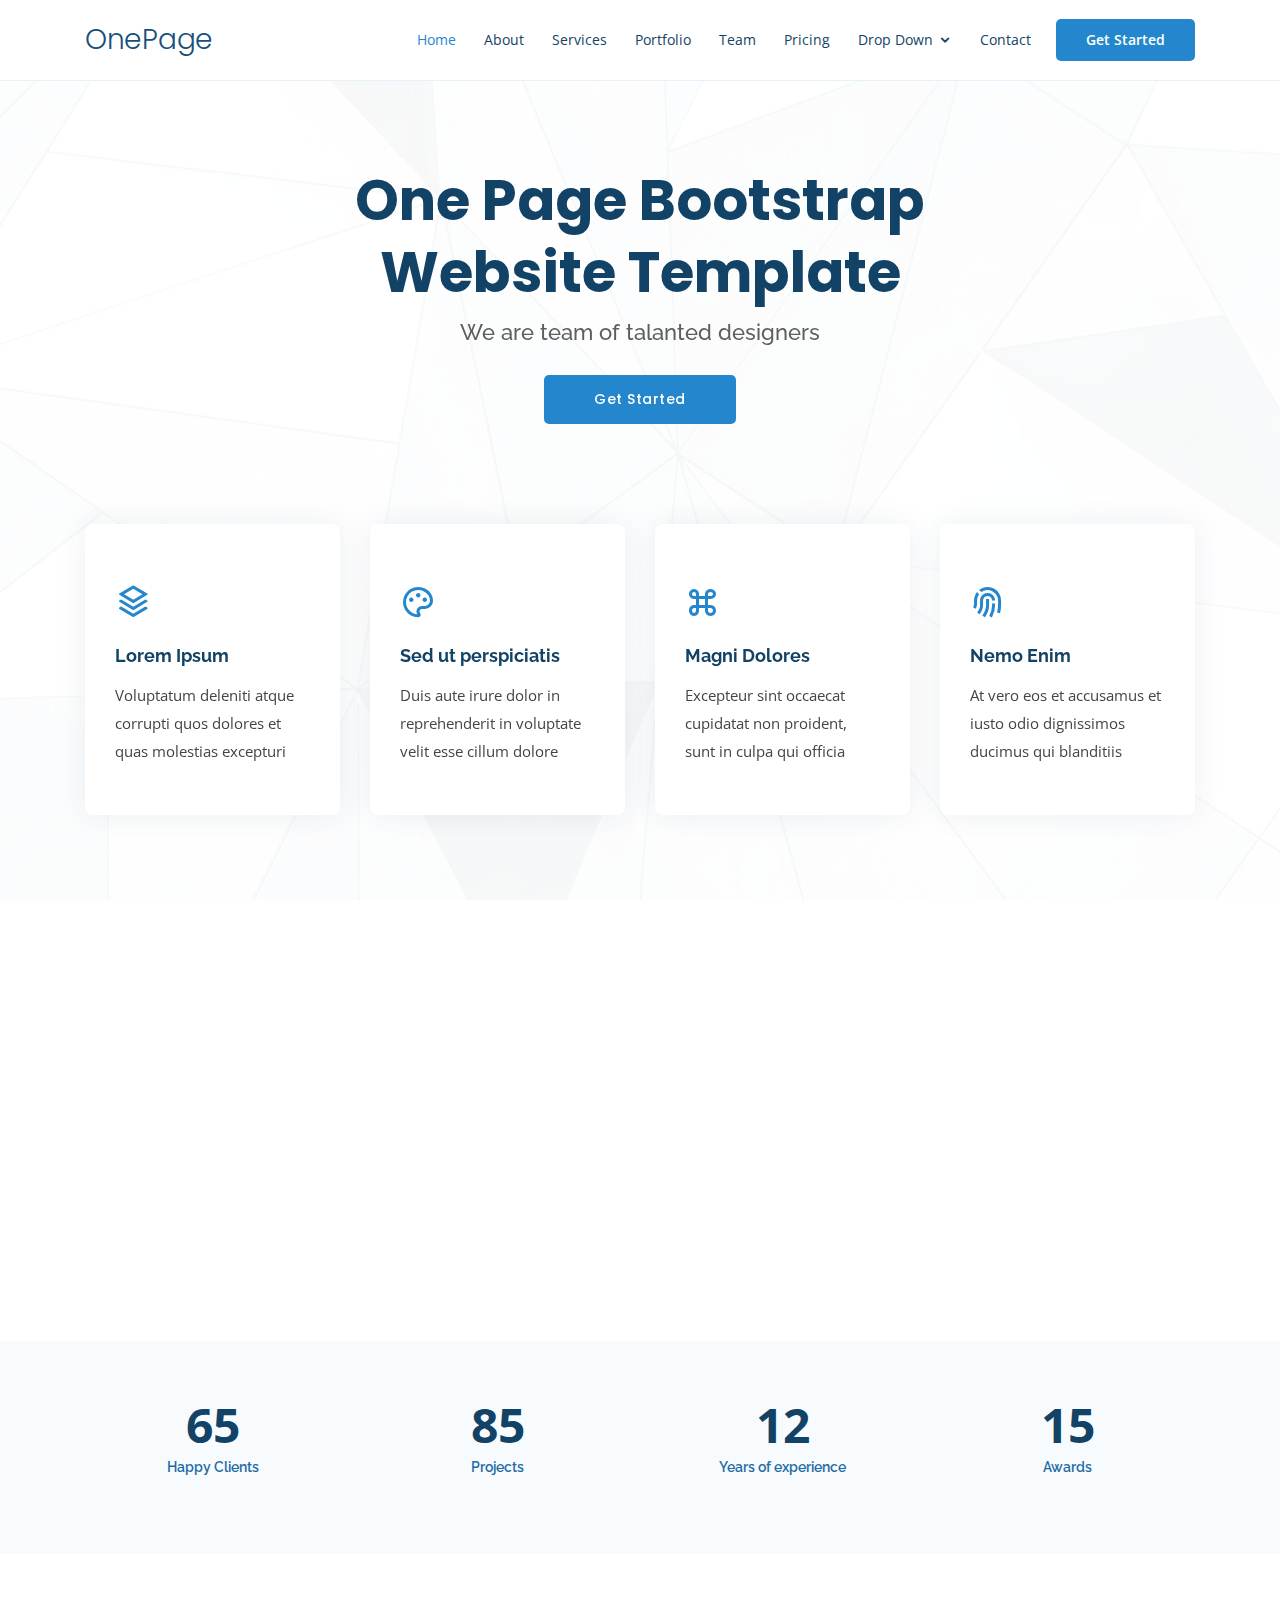
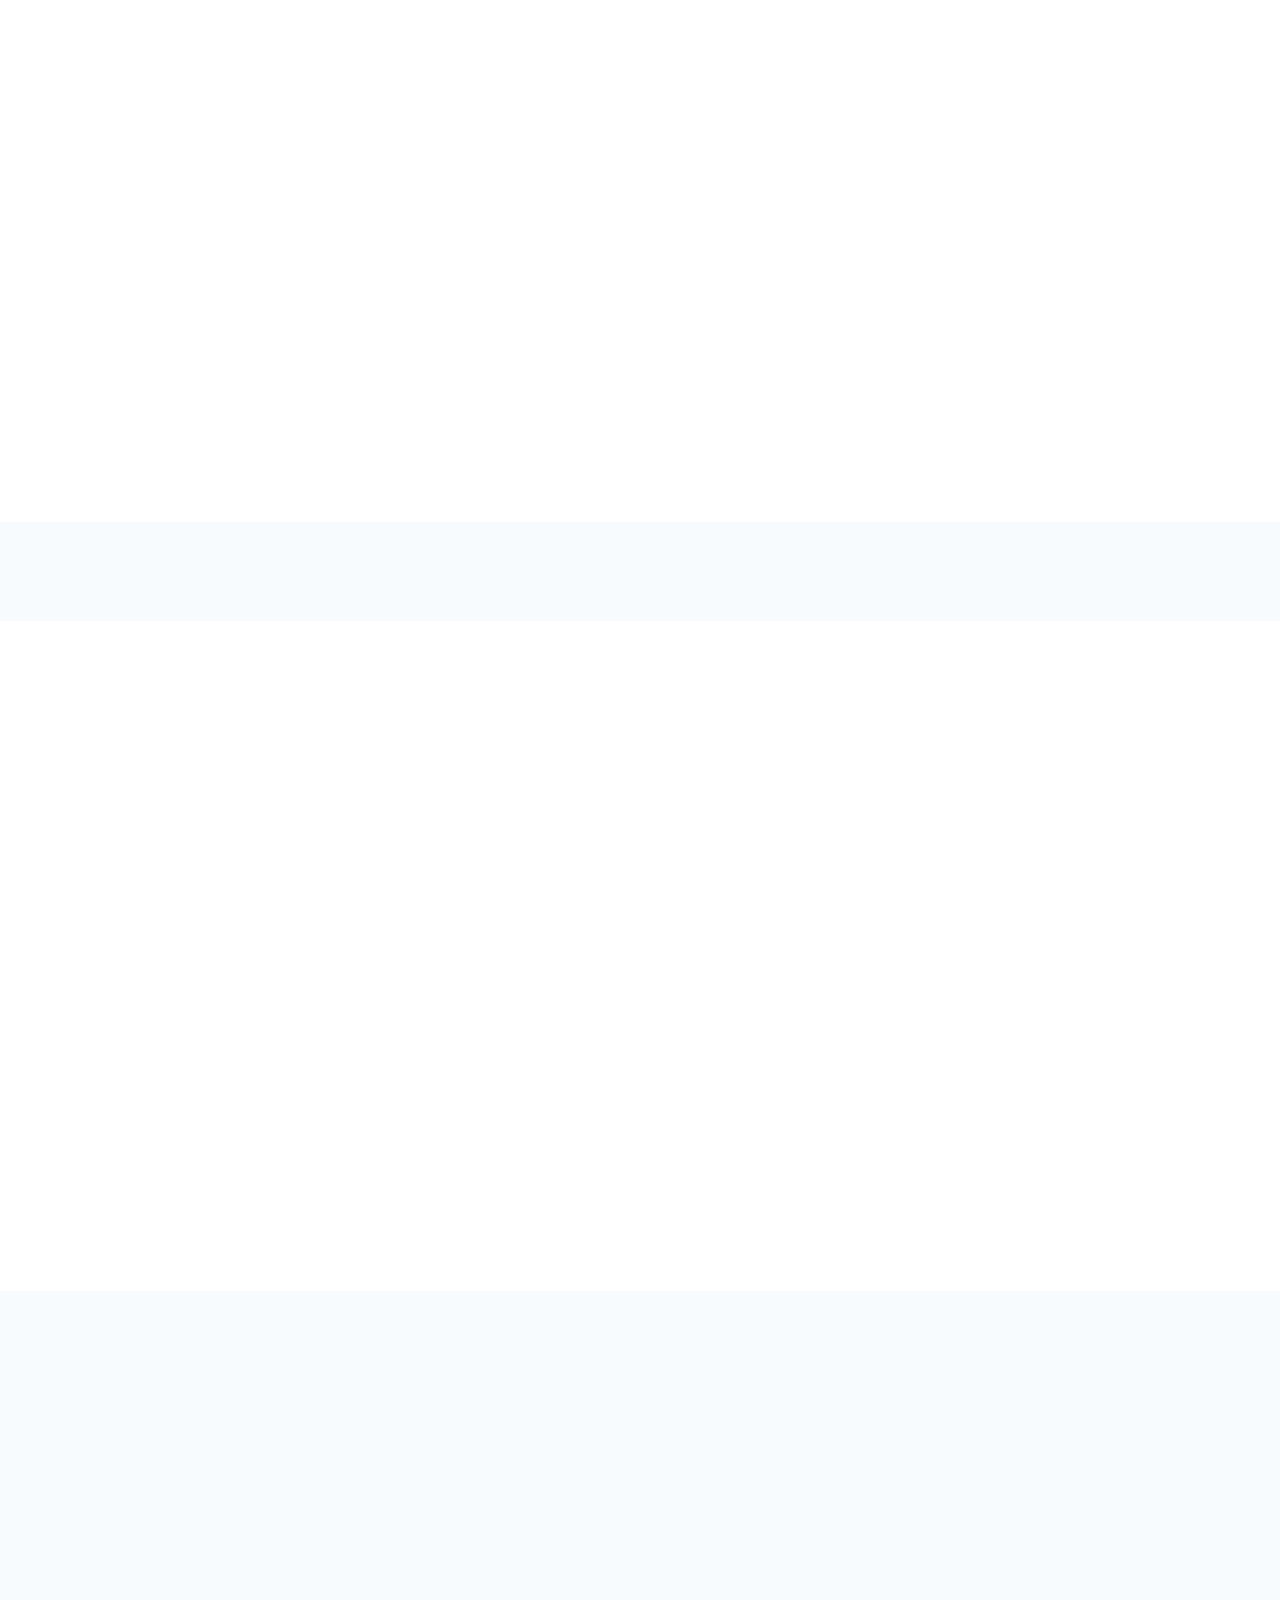
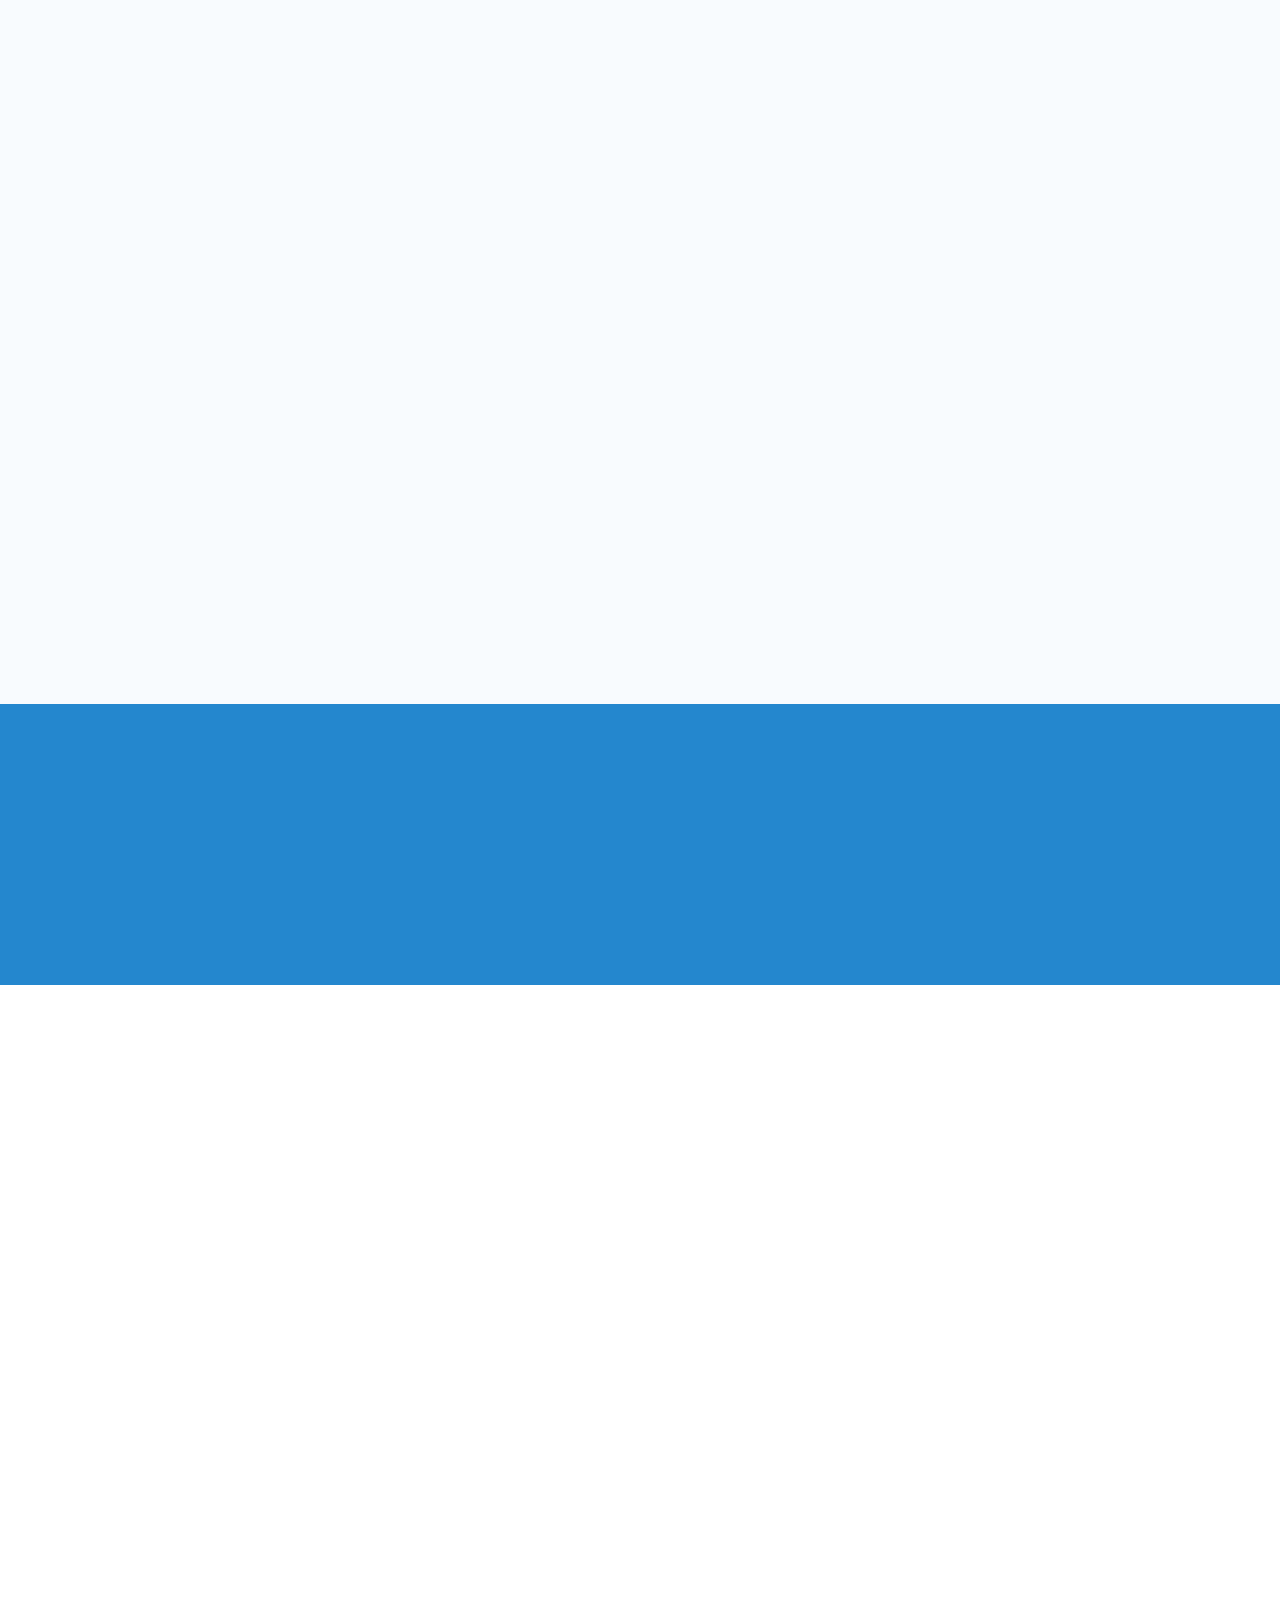
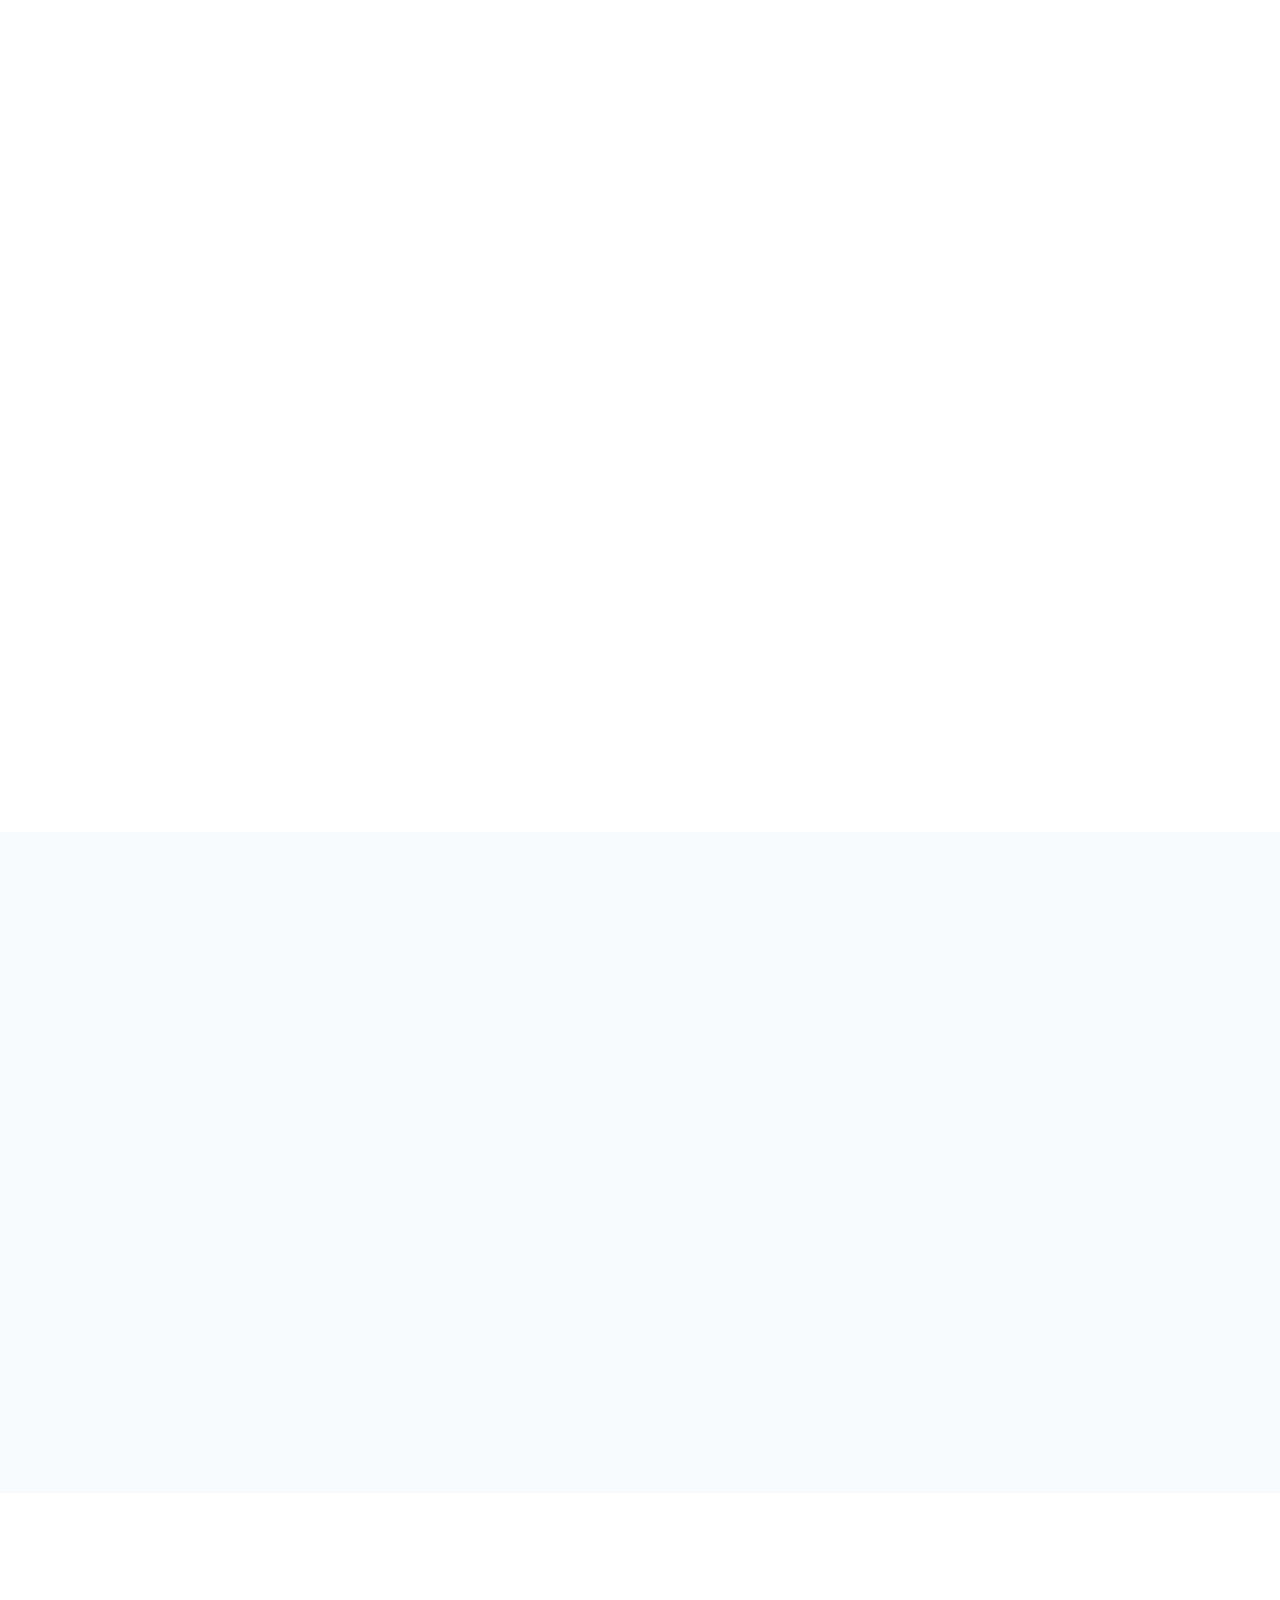
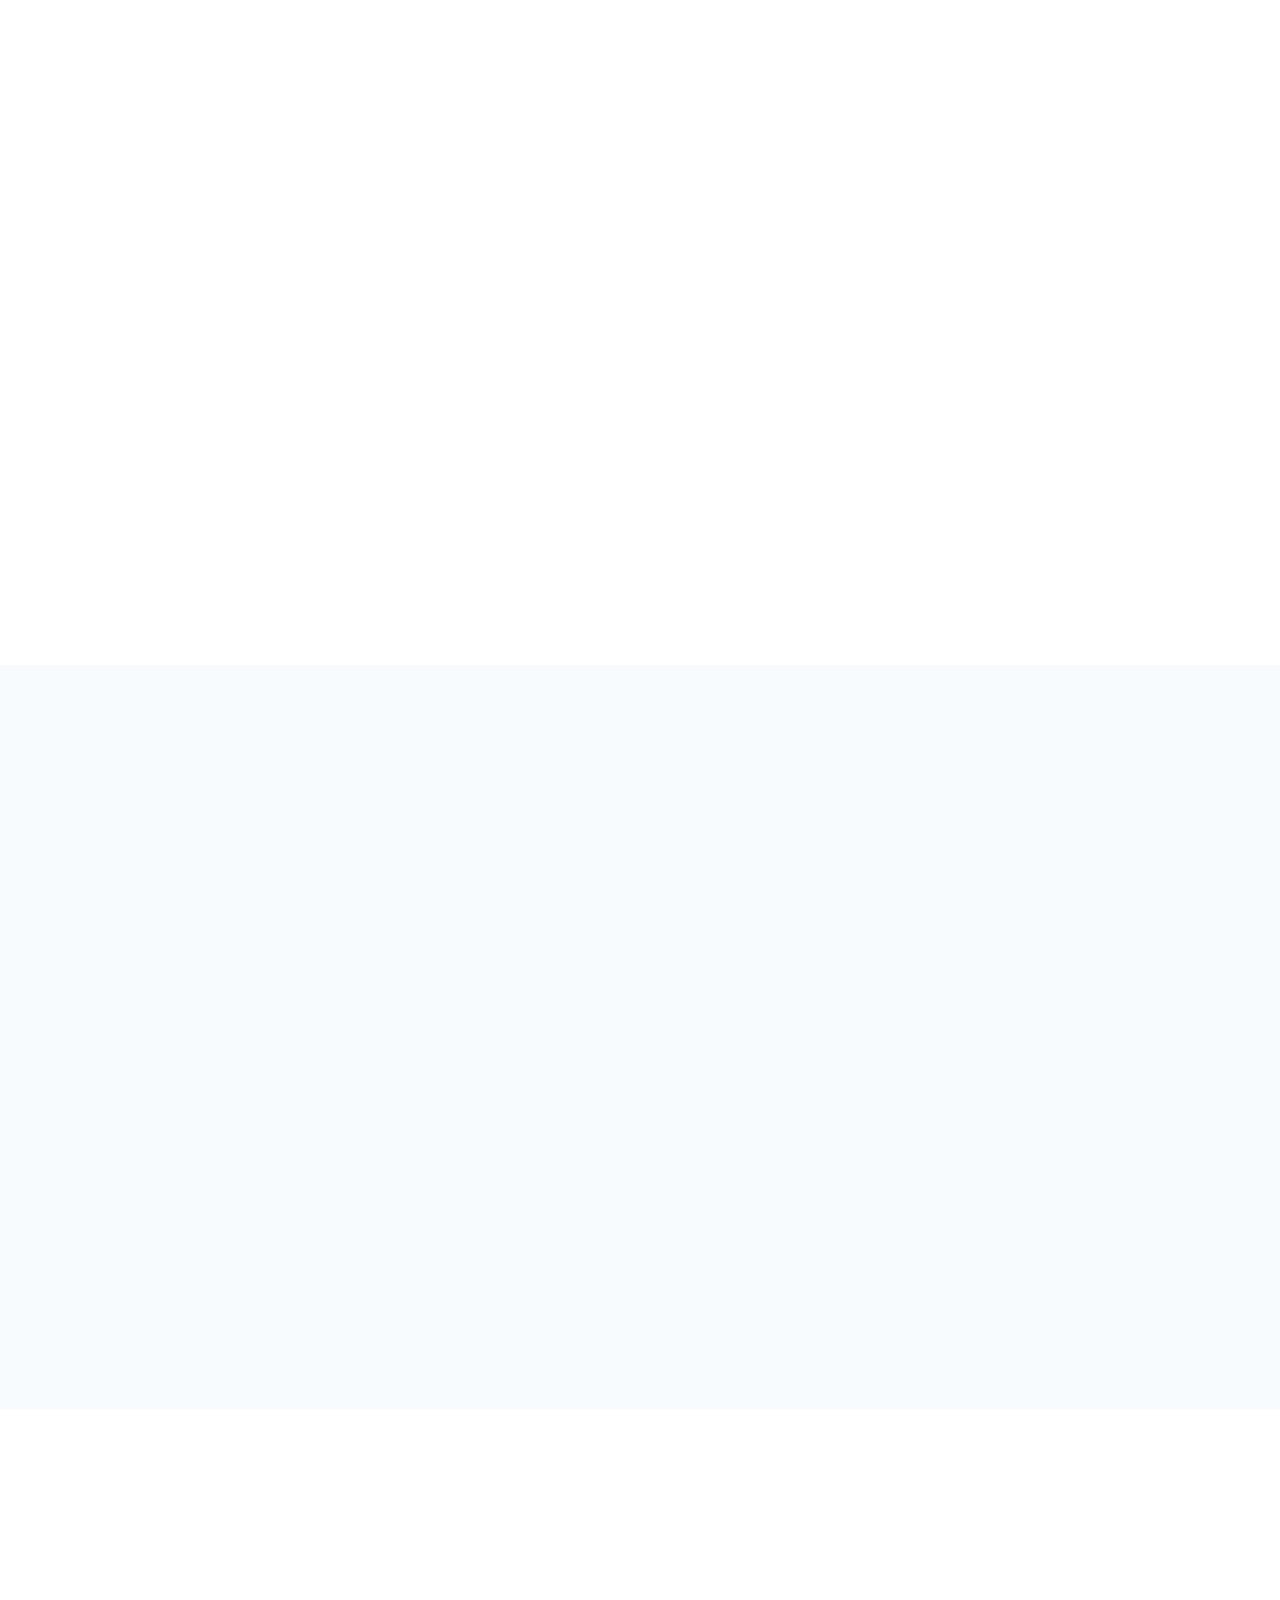
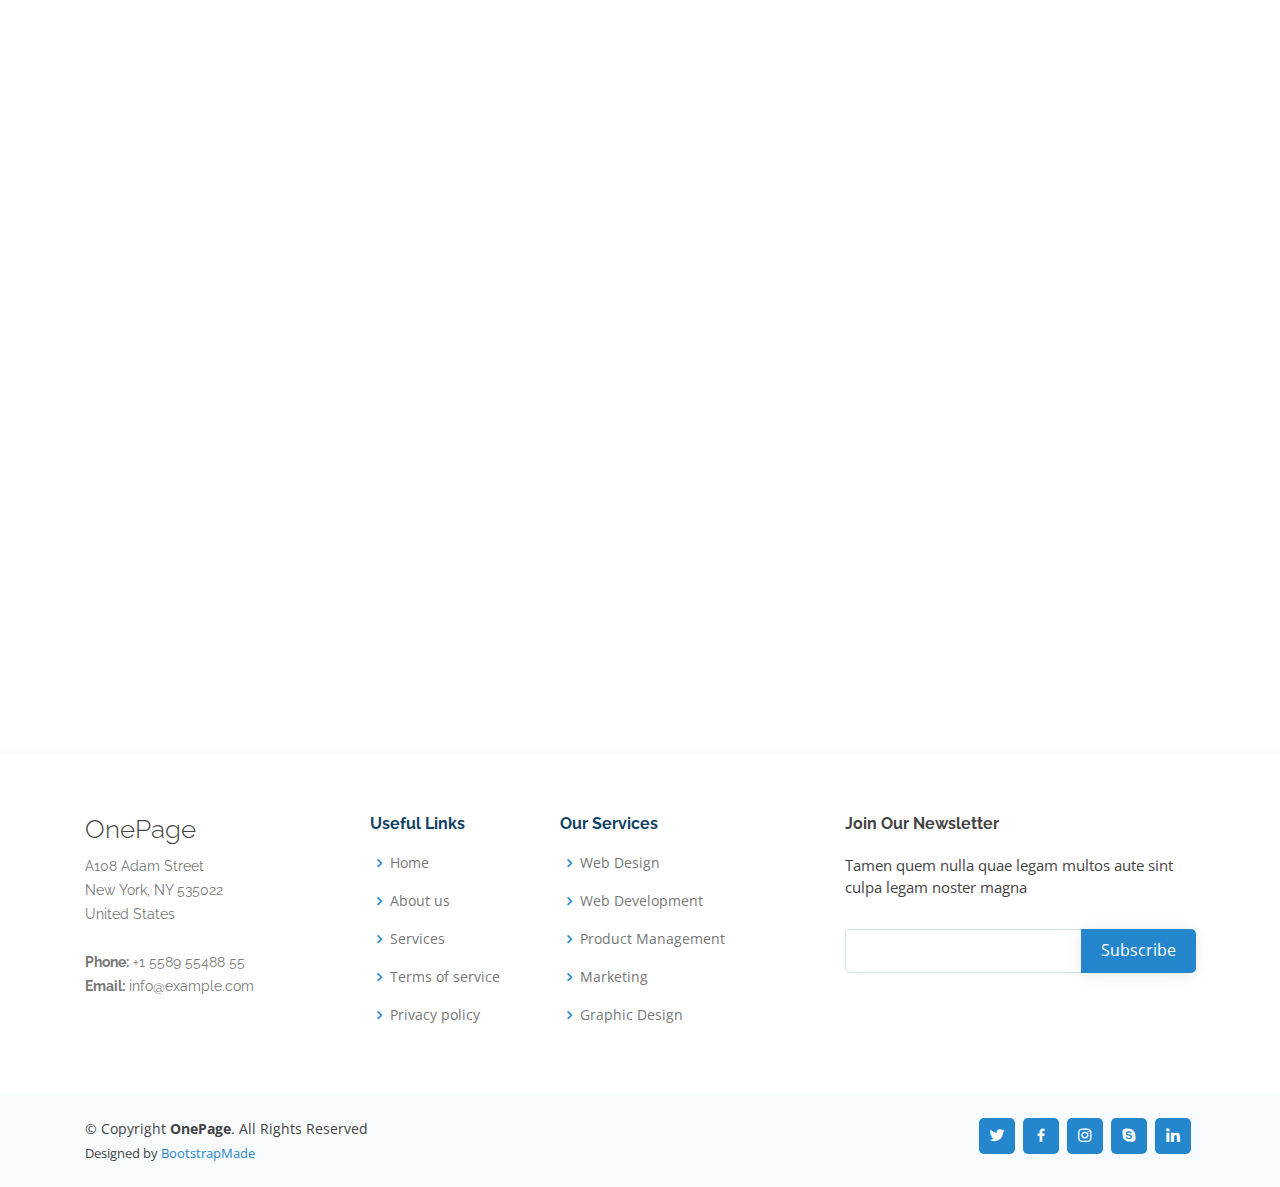
<file: views/onepage.html>
<!DOCTYPE html>
<html lang="en">

<head>
  <meta charset="utf-8">
  <meta content="width=device-width, initial-scale=1.0" name="viewport">

  <title>OnePage Bootstrap Template - Index</title>
  <meta content="" name="descriptison">
  <meta content="" name="keywords">

  <!-- Favicons -->
  <link href="../assets/img/favicon.png" rel="icon">
  <link href="../assets/img/apple-touch-icon.png" rel="apple-touch-icon">

  <!-- Google Fonts -->
  <link href="https://fonts.googleapis.com/css?family=Open+Sans:300,300i,400,400i,600,600i,700,700i|Raleway:300,300i,400,400i,500,500i,600,600i,700,700i|Poppins:300,300i,400,400i,500,500i,600,600i,700,700i" rel="stylesheet">

  <!-- Vendor CSS Files -->
  <link href="../assets/vendor/bootstrap/css/bootstrap.min.css" rel="stylesheet">
  <link href="../assets/vendor/icofont/icofont.min.css" rel="stylesheet">
  <link href="../assets/vendor/boxicons/css/boxicons.min.css" rel="stylesheet">
  <link href="../assets/vendor/remixicon/remixicon.css" rel="stylesheet">
  <link href="../assets/vendor/venobox/venobox.css" rel="stylesheet">
  <link href="../assets/vendor/owl.carousel/assets/owl.carousel.min.css" rel="stylesheet">
  <link href="../assets/vendor/aos/aos.css" rel="stylesheet">

  <!-- Template Main CSS File -->
  <link href="../assets/css/style.css" rel="stylesheet">

  <!-- =======================================================
  * Template Name: OnePage - v2.0.0
  * Template URL: https://bootstrapmade.com/onepage-multipurpose-bootstrap-template/
  * Author: BootstrapMade.com
  * License: https://bootstrapmade.com/license/
  ======================================================== -->
</head>

<body>

  <!-- ======= Header ======= -->
  <header id="header" class="fixed-top">
    <div class="container d-flex align-items-center">

      <h1 class="logo mr-auto"><a href="index.html">OnePage</a></h1>
      <!-- Uncomment below if you prefer to use an image logo -->
      <!-- <a href="index.html" class="logo mr-auto"><img src="../assets/img/logo.png" alt="" class="img-fluid"></a>-->

      <nav class="nav-menu d-none d-lg-block">
        <ul>
          <li class="active"><a href="index.html">Home</a></li>
          <li><a href="#about">About</a></li>
          <li><a href="#services">Services</a></li>
          <li><a href="#portfolio">Portfolio</a></li>
          <li><a href="#team">Team</a></li>
          <li><a href="#pricing">Pricing</a></li>
          <li class="drop-down"><a href="">Drop Down</a>
            <ul>
              <li><a href="#">Drop Down 1</a></li>
              <li class="drop-down"><a href="#">Deep Drop Down</a>
                <ul>
                  <li><a href="#">Deep Drop Down 1</a></li>
                  <li><a href="#">Deep Drop Down 2</a></li>
                  <li><a href="#">Deep Drop Down 3</a></li>
                  <li><a href="#">Deep Drop Down 4</a></li>
                  <li><a href="#">Deep Drop Down 5</a></li>
                </ul>
              </li>
              <li><a href="#">Drop Down 2</a></li>
              <li><a href="#">Drop Down 3</a></li>
              <li><a href="#">Drop Down 4</a></li>
            </ul>
          </li>
          <li><a href="#contact">Contact</a></li>

        </ul>
      </nav><!-- .nav-menu -->

      <a href="#about" class="get-started-btn scrollto">Get Started</a>

    </div>
  </header><!-- End Header -->

  <!-- ======= Hero Section ======= -->
  <section id="hero" class="d-flex align-items-center">
    <div class="container position-relative" data-aos="fade-up" data-aos-delay="100">
      <div class="row justify-content-center">
        <div class="col-xl-7 col-lg-9 text-center">
          <h1>One Page Bootstrap Website Template</h1>
          <h2>We are team of talanted designers</h2>
        </div>
      </div>
      <div class="text-center">
        <a href="#about" class="btn-get-started scrollto">Get Started</a>
      </div>

      <div class="row icon-boxes">
        <div class="col-md-6 col-lg-3 d-flex align-items-stretch mb-5 mb-lg-0" data-aos="zoom-in" data-aos-delay="200">
          <div class="icon-box">
            <div class="icon"><i class="ri-stack-line"></i></div>
            <h4 class="title"><a href="">Lorem Ipsum</a></h4>
            <p class="description">Voluptatum deleniti atque corrupti quos dolores et quas molestias excepturi</p>
          </div>
        </div>

        <div class="col-md-6 col-lg-3 d-flex align-items-stretch mb-5 mb-lg-0" data-aos="zoom-in" data-aos-delay="300">
          <div class="icon-box">
            <div class="icon"><i class="ri-palette-line"></i></div>
            <h4 class="title"><a href="">Sed ut perspiciatis</a></h4>
            <p class="description">Duis aute irure dolor in reprehenderit in voluptate velit esse cillum dolore</p>
          </div>
        </div>

        <div class="col-md-6 col-lg-3 d-flex align-items-stretch mb-5 mb-lg-0" data-aos="zoom-in" data-aos-delay="400">
          <div class="icon-box">
            <div class="icon"><i class="ri-command-line"></i></div>
            <h4 class="title"><a href="">Magni Dolores</a></h4>
            <p class="description">Excepteur sint occaecat cupidatat non proident, sunt in culpa qui officia</p>
          </div>
        </div>

        <div class="col-md-6 col-lg-3 d-flex align-items-stretch mb-5 mb-lg-0" data-aos="zoom-in" data-aos-delay="500">
          <div class="icon-box">
            <div class="icon"><i class="ri-fingerprint-line"></i></div>
            <h4 class="title"><a href="">Nemo Enim</a></h4>
            <p class="description">At vero eos et accusamus et iusto odio dignissimos ducimus qui blanditiis</p>
          </div>
        </div>

      </div>
    </div>
  </section><!-- End Hero -->

  <main id="main">

    <!-- ======= About Section ======= -->
    <section id="about" class="about">
      <div class="container" data-aos="fade-up">

        <div class="section-title">
          <h2>About Us</h2>
          <p>Magnam dolores commodi suscipit. Necessitatibus eius consequatur ex aliquid fuga eum quidem. </p>
        </div>

        <div class="row content">
          <div class="col-lg-6">
            <p>
              Lorem ipsum dolor sit amet, consectetur adipiscing elit, sed do eiusmod tempor incididunt ut labore et dolore
              magna aliqua.
            </p>
            <ul>
              <li><i class="ri-check-double-line"></i> Ullamco laboris nisi ut aliquip ex ea commodo consequat</li>
              <li><i class="ri-check-double-line"></i> Duis aute irure dolor in reprehenderit in voluptate velit</li>
              <li><i class="ri-check-double-line"></i> Ullamco laboris nisi ut aliquip ex ea commodo consequat</li>
            </ul>
          </div>
          <div class="col-lg-6 pt-4 pt-lg-0">
            <p>
              Ullamco laboris nisi ut aliquip ex ea commodo consequat. Duis aute irure dolor in reprehenderit in voluptate
              velit esse cillum dolore eu fugiat nulla pariatur. Excepteur sint occaecat cupidatat non proident, sunt in
              culpa qui officia deserunt mollit anim id est laborum.
            </p>
            <a href="#" class="btn-learn-more">Learn More</a>
          </div>
        </div>

      </div>
    </section><!-- End About Section -->

    <!-- ======= Counts Section ======= -->
    <section id="counts" class="counts section-bg">
      <div class="container">

        <div class="row justify-content-end">

          <div class="col-lg-3 col-md-5 col-6 d-md-flex align-items-md-stretch">
            <div class="count-box">
              <span data-toggle="counter-up">65</span>
              <p>Happy Clients</p>
            </div>
          </div>

          <div class="col-lg-3 col-md-5 col-6 d-md-flex align-items-md-stretch">
            <div class="count-box">
              <span data-toggle="counter-up">85</span>
              <p>Projects</p>
            </div>
          </div>

          <div class="col-lg-3 col-md-5 col-6 d-md-flex align-items-md-stretch">
            <div class="count-box">
              <span data-toggle="counter-up">12</span>
              <p>Years of experience</p>
            </div>
          </div>

          <div class="col-lg-3 col-md-5 col-6 d-md-flex align-items-md-stretch">
            <div class="count-box">
              <span data-toggle="counter-up">15</span>
              <p>Awards</p>
            </div>
          </div>

        </div>

      </div>
    </section><!-- End Counts Section -->

    <!-- ======= About Video Section ======= -->
    <section id="about-video" class="about-video">
      <div class="container" data-aos="fade-up">

        <div class="row">

          <div class="col-lg-6 video-box align-self-baseline" data-aos="fade-right" data-aos-delay="100">
            <img src="../assets/img/about-video.jpg" class="img-fluid" alt="">
            <a href="https://www.youtube.com/watch?v=jDDaplaOz7Q" class="venobox play-btn mb-4" data-vbtype="video" data-autoplay="true"></a>
          </div>

          <div class="col-lg-6 pt-3 pt-lg-0 content" data-aos="fade-left" data-aos-delay="100">
            <h3>Voluptatem dignissimos provident quasi corporis voluptates sit assumenda.</h3>
            <p class="font-italic">
              Lorem ipsum dolor sit amet, consectetur adipiscing elit, sed do eiusmod tempor incididunt ut labore et dolore
              magna aliqua.
            </p>
            <ul>
              <li><i class="bx bx-check-double"></i> Ullamco laboris nisi ut aliquip ex ea commodo consequat.</li>
              <li><i class="bx bx-check-double"></i> Duis aute irure dolor in reprehenderit in voluptate velit.</li>
              <li><i class="bx bx-check-double"></i> Voluptate repellendus pariatur reprehenderit corporis sint.</li>
              <li><i class="bx bx-check-double"></i> Ullamco laboris nisi ut aliquip ex ea commodo consequat. Duis aute irure dolor in reprehenderit in voluptate trideta storacalaperda mastiro dolore eu fugiat nulla pariatur.</li>
            </ul>
            <p>
              Ullamco laboris nisi ut aliquip ex ea commodo consequat. Duis aute irure dolor in reprehenderit in voluptate
              velit esse cillum dolore eu fugiat nulla pariatur. Excepteur sint occaecat cupidatat non proident, sunt in
              culpa qui officia deserunt mollit anim id est laborum
            </p>
          </div>

        </div>

      </div>
    </section><!-- End About Video Section -->

    <!-- ======= Clients Section ======= -->
    <section id="clients" class="clients section-bg">
      <div class="container">

        <div class="row">

          <div class="col-lg-2 col-md-4 col-6 d-flex align-items-center justify-content-center" data-aos="zoom-in">
            <img src="../assets/img/clients/client-1.png" class="img-fluid" alt="">
          </div>

          <div class="col-lg-2 col-md-4 col-6 d-flex align-items-center justify-content-center" data-aos="zoom-in">
            <img src="../assets/img/clients/client-2.png" class="img-fluid" alt="">
          </div>

          <div class="col-lg-2 col-md-4 col-6 d-flex align-items-center justify-content-center" data-aos="zoom-in">
            <img src="../assets/img/clients/client-3.png" class="img-fluid" alt="">
          </div>

          <div class="col-lg-2 col-md-4 col-6 d-flex align-items-center justify-content-center" data-aos="zoom-in">
            <img src="../assets/img/clients/client-4.png" class="img-fluid" alt="">
          </div>

          <div class="col-lg-2 col-md-4 col-6 d-flex align-items-center justify-content-center" data-aos="zoom-in">
            <img src="../assets/img/clients/client-5.png" class="img-fluid" alt="">
          </div>

          <div class="col-lg-2 col-md-4 col-6 d-flex align-items-center justify-content-center" data-aos="zoom-in">
            <img src="../assets/img/clients/client-6.png" class="img-fluid" alt="">
          </div>

        </div>

      </div>
    </section><!-- End Clients Section -->

    <!-- ======= Testimonials Section ======= -->
    <section id="testimonials" class="testimonials">
      <div class="container" data-aos="fade-up">

        <div class="section-title">
          <h2>Testimonials</h2>
          <p>Magnam dolores commodi suscipit. Necessitatibus eius consequatur ex aliquid fuga eum quidem. Sit sint consectetur velit. Quisquam quos quisquam cupiditate. Et nemo qui impedit suscipit alias ea. Quia fugiat sit in iste officiis commodi quidem hic quas.</p>
        </div>

        <div class="owl-carousel testimonials-carousel">

          <div class="testimonial-item">
            <p>
              <i class="bx bxs-quote-alt-left quote-icon-left"></i>
              Proin iaculis purus consequat sem cure digni ssim donec porttitora entum suscipit rhoncus. Accusantium quam, ultricies eget id, aliquam eget nibh et. Maecen aliquam, risus at semper.
              <i class="bx bxs-quote-alt-right quote-icon-right"></i>
            </p>
            <img src="../assets/img/testimonials/testimonials-1.jpg" class="testimonial-img" alt="">
            <h3>Saul Goodman</h3>
            <h4>Ceo &amp; Founder</h4>
          </div>

          <div class="testimonial-item">
            <p>
              <i class="bx bxs-quote-alt-left quote-icon-left"></i>
              Export tempor illum tamen malis malis eram quae irure esse labore quem cillum quid cillum eram malis quorum velit fore eram velit sunt aliqua noster fugiat irure amet legam anim culpa.
              <i class="bx bxs-quote-alt-right quote-icon-right"></i>
            </p>
            <img src="../assets/img/testimonials/testimonials-2.jpg" class="testimonial-img" alt="">
            <h3>Sara Wilsson</h3>
            <h4>Designer</h4>
          </div>

          <div class="testimonial-item">
            <p>
              <i class="bx bxs-quote-alt-left quote-icon-left"></i>
              Enim nisi quem export duis labore cillum quae magna enim sint quorum nulla quem veniam duis minim tempor labore quem eram duis noster aute amet eram fore quis sint minim.
              <i class="bx bxs-quote-alt-right quote-icon-right"></i>
            </p>
            <img src="../assets/img/testimonials/testimonials-3.jpg" class="testimonial-img" alt="">
            <h3>Jena Karlis</h3>
            <h4>Store Owner</h4>
          </div>

          <div class="testimonial-item">
            <p>
              <i class="bx bxs-quote-alt-left quote-icon-left"></i>
              Fugiat enim eram quae cillum dolore dolor amet nulla culpa multos export minim fugiat minim velit minim dolor enim duis veniam ipsum anim magna sunt elit fore quem dolore labore illum veniam.
              <i class="bx bxs-quote-alt-right quote-icon-right"></i>
            </p>
            <img src="../assets/img/testimonials/testimonials-4.jpg" class="testimonial-img" alt="">
            <h3>Matt Brandon</h3>
            <h4>Freelancer</h4>
          </div>

          <div class="testimonial-item">
            <p>
              <i class="bx bxs-quote-alt-left quote-icon-left"></i>
              Quis quorum aliqua sint quem legam fore sunt eram irure aliqua veniam tempor noster veniam enim culpa labore duis sunt culpa nulla illum cillum fugiat legam esse veniam culpa fore nisi cillum quid.
              <i class="bx bxs-quote-alt-right quote-icon-right"></i>
            </p>
            <img src="../assets/img/testimonials/testimonials-5.jpg" class="testimonial-img" alt="">
            <h3>John Larson</h3>
            <h4>Entrepreneur</h4>
          </div>

        </div>

      </div>
    </section><!-- End Testimonials Section -->

    <!-- ======= Services Section ======= -->
    <section id="services" class="services section-bg">
      <div class="container" data-aos="fade-up">

        <div class="section-title">
          <h2>Sevices</h2>
          <p>Magnam dolores commodi suscipit. Necessitatibus eius consequatur ex aliquid fuga eum quidem. Sit sint consectetur velit. Quisquam quos quisquam cupiditate. Et nemo qui impedit suscipit alias ea. Quia fugiat sit in iste officiis commodi quidem hic quas.</p>
        </div>

        <div class="row">
          <div class="col-lg-4 col-md-6 d-flex align-items-stretch" data-aos="zoom-in" data-aos-delay="100">
            <div class="icon-box iconbox-blue">
              <div class="icon">
                <svg width="100" height="100" viewBox="0 0 600 600" xmlns="http://www.w3.org/2000/svg">
                  <path stroke="none" stroke-width="0" fill="#f5f5f5" d="M300,521.0016835830174C376.1290562159157,517.8887921683347,466.0731472004068,529.7835943286574,510.70327084640275,468.03025145048787C554.3714126377745,407.6079735673963,508.03601936045806,328.9844924480964,491.2728898941984,256.3432110539036C474.5976632858925,184.082847569629,479.9380746630129,96.60480741107993,416.23090153303,58.64404602377083C348.86323505073057,18.502131276798302,261.93793281208167,40.57373210992963,193.5410806939664,78.93577620505333C130.42746243093433,114.334589627462,98.30271207620316,179.96522072025542,76.75703585869454,249.04625023123273C51.97151888228291,328.5150500222984,13.704378332031375,421.85034740162234,66.52175969318436,486.19268352777647C119.04800174914682,550.1803526380478,217.28368757567262,524.383925680826,300,521.0016835830174"></path>
                </svg>
                <i class="bx bxl-dribbble"></i>
              </div>
              <h4><a href="">Lorem Ipsum</a></h4>
              <p>Voluptatum deleniti atque corrupti quos dolores et quas molestias excepturi</p>
            </div>
          </div>

          <div class="col-lg-4 col-md-6 d-flex align-items-stretch mt-4 mt-md-0" data-aos="zoom-in" data-aos-delay="200">
            <div class="icon-box iconbox-orange ">
              <div class="icon">
                <svg width="100" height="100" viewBox="0 0 600 600" xmlns="http://www.w3.org/2000/svg">
                  <path stroke="none" stroke-width="0" fill="#f5f5f5" d="M300,582.0697525312426C382.5290701553225,586.8405444964366,449.9789794690241,525.3245884688669,502.5850820975895,461.55621195738473C556.606425686781,396.0723002908107,615.8543463187945,314.28637112970534,586.6730223649479,234.56875336149918C558.9533121215079,158.8439757836574,454.9685369536778,164.00468322053177,381.49747125262974,130.76875717737553C312.15926192815925,99.40240125094834,248.97055460311594,18.661163978235184,179.8680185752513,50.54337015887873C110.5421016452524,82.52863877960104,119.82277516462835,180.83849132639028,109.12597500060166,256.43424936330496C100.08760227029461,320.3096726198365,92.17705696193138,384.0621239912766,124.79988738764834,439.7174275375508C164.83382741302287,508.01625554203684,220.96474134820875,577.5009287672846,300,582.0697525312426"></path>
                </svg>
                <i class="bx bx-file"></i>
              </div>
              <h4><a href="">Sed Perspiciatis</a></h4>
              <p>Duis aute irure dolor in reprehenderit in voluptate velit esse cillum dolore</p>
            </div>
          </div>

          <div class="col-lg-4 col-md-6 d-flex align-items-stretch mt-4 mt-lg-0" data-aos="zoom-in" data-aos-delay="300">
            <div class="icon-box iconbox-pink">
              <div class="icon">
                <svg width="100" height="100" viewBox="0 0 600 600" xmlns="http://www.w3.org/2000/svg">
                  <path stroke="none" stroke-width="0" fill="#f5f5f5" d="M300,541.5067337569781C382.14930387511276,545.0595476570109,479.8736841581634,548.3450877840088,526.4010558755058,480.5488172755941C571.5218469581645,414.80211281144784,517.5187510058486,332.0715597781072,496.52539010469104,255.14436215662573C477.37192572678356,184.95920475031193,473.57363656557914,105.61284051026155,413.0603344069578,65.22779650032875C343.27470386102294,18.654635553484475,251.2091493199835,5.337323636656869,175.0934190732945,40.62881213300186C97.87086631185822,76.43348514350839,51.98124368387456,156.15599469081315,36.44837278890362,239.84606092416172C21.716077023791087,319.22268207091537,43.775223500013084,401.1760424656574,96.891909868211,461.97329694683043C147.22146801428983,519.5804099606455,223.5754009179313,538.201503339737,300,541.5067337569781"></path>
                </svg>
                <i class="bx bx-tachometer"></i>
              </div>
              <h4><a href="">Magni Dolores</a></h4>
              <p>Excepteur sint occaecat cupidatat non proident, sunt in culpa qui officia</p>
            </div>
          </div>

          <div class="col-lg-4 col-md-6 d-flex align-items-stretch mt-4" data-aos="zoom-in" data-aos-delay="100">
            <div class="icon-box iconbox-yellow">
              <div class="icon">
                <svg width="100" height="100" viewBox="0 0 600 600" xmlns="http://www.w3.org/2000/svg">
                  <path stroke="none" stroke-width="0" fill="#f5f5f5" d="M300,503.46388370962813C374.79870501325706,506.71871716319447,464.8034551963731,527.1746412648533,510.4981551193396,467.86667711651364C555.9287308511215,408.9015244558933,512.6030010748507,327.5744911775523,490.211057578863,256.5855673507754C471.097692560561,195.9906835881958,447.69079081568157,138.11976852964426,395.19560036434837,102.3242989838813C329.3053358748298,57.3949838291264,248.02791733380457,8.279543830951368,175.87071277845988,42.242879143198664C103.41431057327972,76.34704239035025,93.79494320519305,170.9812938413882,81.28167332365135,250.07896920659033C70.17666984294237,320.27484674793965,64.84698225790005,396.69656628748305,111.28512138212992,450.4950937839243C156.20124167950087,502.5303643271138,231.32542653798444,500.4755392045468,300,503.46388370962813"></path>
                </svg>
                <i class="bx bx-layer"></i>
              </div>
              <h4><a href="">Nemo Enim</a></h4>
              <p>At vero eos et accusamus et iusto odio dignissimos ducimus qui blanditiis</p>
            </div>
          </div>

          <div class="col-lg-4 col-md-6 d-flex align-items-stretch mt-4" data-aos="zoom-in" data-aos-delay="200">
            <div class="icon-box iconbox-red">
              <div class="icon">
                <svg width="100" height="100" viewBox="0 0 600 600" xmlns="http://www.w3.org/2000/svg">
                  <path stroke="none" stroke-width="0" fill="#f5f5f5" d="M300,532.3542879108572C369.38199826031484,532.3153073249985,429.10787420159085,491.63046689027357,474.5244479745417,439.17860296908856C522.8885846962883,383.3225815378663,569.1668002868075,314.3205725914397,550.7432151929288,242.7694973846089C532.6665558377875,172.5657663291529,456.2379748765914,142.6223662098291,390.3689995646985,112.34683881706744C326.66090330228417,83.06452184765237,258.84405631176094,53.51806209861945,193.32584062364296,78.48882559362697C121.61183558270385,105.82097193414197,62.805066853699245,167.19869350419734,48.57481801355237,242.6138429142374C34.843463184063346,315.3850353017275,76.69343916112496,383.4422959591041,125.22947124332185,439.3748458443577C170.7312796277747,491.8107796887764,230.57421082200815,532.3932930995766,300,532.3542879108572"></path>
                </svg>
                <i class="bx bx-slideshow"></i>
              </div>
              <h4><a href="">Dele Cardo</a></h4>
              <p>Quis consequatur saepe eligendi voluptatem consequatur dolor consequuntur</p>
            </div>
          </div>

          <div class="col-lg-4 col-md-6 d-flex align-items-stretch mt-4" data-aos="zoom-in" data-aos-delay="300">
            <div class="icon-box iconbox-teal">
              <div class="icon">
                <svg width="100" height="100" viewBox="0 0 600 600" xmlns="http://www.w3.org/2000/svg">
                  <path stroke="none" stroke-width="0" fill="#f5f5f5" d="M300,566.797414625762C385.7384707136149,576.1784315230908,478.7894351017131,552.8928747891023,531.9192734346935,484.94944893311C584.6109503024035,417.5663521118492,582.489472248146,322.67544863468447,553.9536738515405,242.03673114598146C529.1557734026468,171.96086150256528,465.24506316201064,127.66468636344209,395.9583748389544,100.7403814666027C334.2173773831606,76.7482773500951,269.4350130405921,84.62216499799875,207.1952322260088,107.2889140133804C132.92018162631612,134.33871894543012,41.79353780512637,160.00259165414826,22.644507872594943,236.69541883565114C3.319112789854554,314.0945973066697,72.72355303640163,379.243833228382,124.04198916343866,440.3218312028393C172.9286146004772,498.5055451809895,224.45579914871206,558.5317968840102,300,566.797414625762"></path>
                </svg>
                <i class="bx bx-arch"></i>
              </div>
              <h4><a href="">Divera Don</a></h4>
              <p>Modi nostrum vel laborum. Porro fugit error sit minus sapiente sit aspernatur</p>
            </div>
          </div>

        </div>

      </div>
    </section><!-- End Sevices Section -->

    <!-- ======= Cta Section ======= -->
    <section id="cta" class="cta">
      <div class="container" data-aos="zoom-in">
        <div class="text-center">
          <h3>Call To Action</h3>
          <p> Duis aute irure dolor in reprehenderit in voluptate velit esse cillum dolore eu fugiat nulla pariatur. Excepteur sint occaecat cupidatat non proident, sunt in culpa qui officia deserunt mollit anim id est laborum.</p>
          <a class="cta-btn" href="#">Call To Action</a>
        </div>
      </div>
    </section><!-- End Cta Section -->

    <!-- ======= Portfolio Section ======= -->
    <section id="portfolio" class="portfolio">
      <div class="container" data-aos="fade-up">

        <div class="section-title">
          <h2>Portfolio</h2>
          <p>Magnam dolores commodi suscipit. Necessitatibus eius consequatur ex aliquid fuga eum quidem. Sit sint consectetur velit. Quisquam quos quisquam cupiditate. Et nemo qui impedit suscipit alias ea. Quia fugiat sit in iste officiis commodi quidem hic quas.</p>
        </div>

        <div class="row" data-aos="fade-up" data-aos-delay="150">
          <div class="col-lg-12 d-flex justify-content-center">
            <ul id="portfolio-flters">
              <li data-filter="*" class="filter-active">All</li>
              <li data-filter=".filter-app">App</li>
              <li data-filter=".filter-card">Card</li>
              <li data-filter=".filter-web">Web</li>
            </ul>
          </div>
        </div>

        <div class="row portfolio-container" data-aos="fade-up" data-aos-delay="300">

          <div class="col-lg-4 col-md-6 portfolio-item filter-app">
            <div class="portfolio-wrap">
              <img src="../assets/img/portfolio/portfolio-1.jpg" class="img-fluid" alt="">
              <div class="portfolio-info">
                <h4>App 1</h4>
                <p>App</p>
                <div class="portfolio-links">
                  <a href="../assets/img/portfolio/portfolio-1.jpg" data-gall="portfolioGallery" class="venobox" title="App 1"><i class="bx bx-plus"></i></a>
                  <a href="portfolio-details.html" title="More Details"><i class="bx bx-link"></i></a>
                </div>
              </div>
            </div>
          </div>

          <div class="col-lg-4 col-md-6 portfolio-item filter-web">
            <div class="portfolio-wrap">
              <img src="../assets/img/portfolio/portfolio-2.jpg" class="img-fluid" alt="">
              <div class="portfolio-info">
                <h4>Web 3</h4>
                <p>Web</p>
                <div class="portfolio-links">
                  <a href="../assets/img/portfolio/portfolio-2.jpg" data-gall="portfolioGallery" class="venobox" title="Web 3"><i class="bx bx-plus"></i></a>
                  <a href="portfolio-details.html" title="More Details"><i class="bx bx-link"></i></a>
                </div>
              </div>
            </div>
          </div>

          <div class="col-lg-4 col-md-6 portfolio-item filter-app">
            <div class="portfolio-wrap">
              <img src="../assets/img/portfolio/portfolio-3.jpg" class="img-fluid" alt="">
              <div class="portfolio-info">
                <h4>App 2</h4>
                <p>App</p>
                <div class="portfolio-links">
                  <a href="../assets/img/portfolio/portfolio-3.jpg" data-gall="portfolioGallery" class="venobox" title="App 2"><i class="bx bx-plus"></i></a>
                  <a href="portfolio-details.html" title="More Details"><i class="bx bx-link"></i></a>
                </div>
              </div>
            </div>
          </div>

          <div class="col-lg-4 col-md-6 portfolio-item filter-card">
            <div class="portfolio-wrap">
              <img src="../assets/img/portfolio/portfolio-4.jpg" class="img-fluid" alt="">
              <div class="portfolio-info">
                <h4>Card 2</h4>
                <p>Card</p>
                <div class="portfolio-links">
                  <a href="../assets/img/portfolio/portfolio-4.jpg" data-gall="portfolioGallery" class="venobox" title="Card 2"><i class="bx bx-plus"></i></a>
                  <a href="portfolio-details.html" title="More Details"><i class="bx bx-link"></i></a>
                </div>
              </div>
            </div>
          </div>

          <div class="col-lg-4 col-md-6 portfolio-item filter-web">
            <div class="portfolio-wrap">
              <img src="../assets/img/portfolio/portfolio-5.jpg" class="img-fluid" alt="">
              <div class="portfolio-info">
                <h4>Web 2</h4>
                <p>Web</p>
                <div class="portfolio-links">
                  <a href="../assets/img/portfolio/portfolio-5.jpg" data-gall="portfolioGallery" class="venobox" title="Web 2"><i class="bx bx-plus"></i></a>
                  <a href="portfolio-details.html" title="More Details"><i class="bx bx-link"></i></a>
                </div>
              </div>
            </div>
          </div>

          <div class="col-lg-4 col-md-6 portfolio-item filter-app">
            <div class="portfolio-wrap">
              <img src="../assets/img/portfolio/portfolio-6.jpg" class="img-fluid" alt="">
              <div class="portfolio-info">
                <h4>App 3</h4>
                <p>App</p>
                <div class="portfolio-links">
                  <a href="../assets/img/portfolio/portfolio-6.jpg" data-gall="portfolioGallery" class="venobox" title="App 3"><i class="bx bx-plus"></i></a>
                  <a href="portfolio-details.html" title="More Details"><i class="bx bx-link"></i></a>
                </div>
              </div>
            </div>
          </div>

          <div class="col-lg-4 col-md-6 portfolio-item filter-card">
            <div class="portfolio-wrap">
              <img src="../assets/img/portfolio/portfolio-7.jpg" class="img-fluid" alt="">
              <div class="portfolio-info">
                <h4>Card 1</h4>
                <p>Card</p>
                <div class="portfolio-links">
                  <a href="../assets/img/portfolio/portfolio-7.jpg" data-gall="portfolioGallery" class="venobox" title="Card 1"><i class="bx bx-plus"></i></a>
                  <a href="portfolio-details.html" title="More Details"><i class="bx bx-link"></i></a>
                </div>
              </div>
            </div>
          </div>

          <div class="col-lg-4 col-md-6 portfolio-item filter-card">
            <div class="portfolio-wrap">
              <img src="../assets/img/portfolio/portfolio-8.jpg" class="img-fluid" alt="">
              <div class="portfolio-info">
                <h4>Card 3</h4>
                <p>Card</p>
                <div class="portfolio-links">
                  <a href="../assets/img/portfolio/portfolio-8.jpg" data-gall="portfolioGallery" class="venobox" title="Card 3"><i class="bx bx-plus"></i></a>
                  <a href="portfolio-details.html" title="More Details"><i class="bx bx-link"></i></a>
                </div>
              </div>
            </div>
          </div>

          <div class="col-lg-4 col-md-6 portfolio-item filter-web">
            <div class="portfolio-wrap">
              <img src="../assets/img/portfolio/portfolio-9.jpg" class="img-fluid" alt="">
              <div class="portfolio-info">
                <h4>Web 3</h4>
                <p>Web</p>
                <div class="portfolio-links">
                  <a href="../assets/img/portfolio/portfolio-9.jpg" data-gall="portfolioGallery" class="venobox" title="Web 3"><i class="bx bx-plus"></i></a>
                  <a href="portfolio-details.html" title="More Details"><i class="bx bx-link"></i></a>
                </div>
              </div>
            </div>
          </div>

        </div>

      </div>
    </section><!-- End Portfolio Section -->

    <!-- ======= Team Section ======= -->
    <section id="team" class="team section-bg">
      <div class="container" data-aos="fade-up">

        <div class="section-title">
          <h2>Team</h2>
          <p>Magnam dolores commodi suscipit. Necessitatibus eius consequatur ex aliquid fuga eum quidem. Sit sint consectetur velit. Quisquam quos quisquam cupiditate. Et nemo qui impedit suscipit alias ea. Quia fugiat sit in iste officiis commodi quidem hic quas.</p>
        </div>

        <div class="row">

          <div class="col-lg-3 col-md-6 d-flex align-items-stretch" data-aos="fade-up" data-aos-delay="100">
            <div class="member">
              <div class="member-img">
                <img src="../assets/img/team/team-1.jpg" class="img-fluid" alt="">
                <div class="social">
                  <a href=""><i class="icofont-twitter"></i></a>
                  <a href=""><i class="icofont-facebook"></i></a>
                  <a href=""><i class="icofont-instagram"></i></a>
                  <a href=""><i class="icofont-linkedin"></i></a>
                </div>
              </div>
              <div class="member-info">
                <h4>Walter White</h4>
                <span>Chief Executive Officer</span>
              </div>
            </div>
          </div>

          <div class="col-lg-3 col-md-6 d-flex align-items-stretch" data-aos="fade-up" data-aos-delay="200">
            <div class="member">
              <div class="member-img">
                <img src="../assets/img/team/team-2.jpg" class="img-fluid" alt="">
                <div class="social">
                  <a href=""><i class="icofont-twitter"></i></a>
                  <a href=""><i class="icofont-facebook"></i></a>
                  <a href=""><i class="icofont-instagram"></i></a>
                  <a href=""><i class="icofont-linkedin"></i></a>
                </div>
              </div>
              <div class="member-info">
                <h4>Sarah Jhonson</h4>
                <span>Product Manager</span>
              </div>
            </div>
          </div>

          <div class="col-lg-3 col-md-6 d-flex align-items-stretch" data-aos="fade-up" data-aos-delay="300">
            <div class="member">
              <div class="member-img">
                <img src="../assets/img/team/team-3.jpg" class="img-fluid" alt="">
                <div class="social">
                  <a href=""><i class="icofont-twitter"></i></a>
                  <a href=""><i class="icofont-facebook"></i></a>
                  <a href=""><i class="icofont-instagram"></i></a>
                  <a href=""><i class="icofont-linkedin"></i></a>
                </div>
              </div>
              <div class="member-info">
                <h4>William Anderson</h4>
                <span>CTO</span>
              </div>
            </div>
          </div>

          <div class="col-lg-3 col-md-6 d-flex align-items-stretch" data-aos="fade-up" data-aos-delay="400">
            <div class="member">
              <div class="member-img">
                <img src="../assets/img/team/team-4.jpg" class="img-fluid" alt="">
                <div class="social">
                  <a href=""><i class="icofont-twitter"></i></a>
                  <a href=""><i class="icofont-facebook"></i></a>
                  <a href=""><i class="icofont-instagram"></i></a>
                  <a href=""><i class="icofont-linkedin"></i></a>
                </div>
              </div>
              <div class="member-info">
                <h4>Amanda Jepson</h4>
                <span>Accountant</span>
              </div>
            </div>
          </div>

        </div>

      </div>
    </section><!-- End Team Section -->

    <!-- ======= Pricing Section ======= -->
    <section id="pricing" class="pricing">
      <div class="container" data-aos="fade-up">

        <div class="section-title">
          <h2>Pricing</h2>
          <p>Magnam dolores commodi suscipit. Necessitatibus eius consequatur ex aliquid fuga eum quidem. Sit sint consectetur velit. Quisquam quos quisquam cupiditate. Et nemo qui impedit suscipit alias ea. Quia fugiat sit in iste officiis commodi quidem hic quas.</p>
        </div>

        <div class="row">

          <div class="col-lg-4 col-md-6" data-aos="zoom-im" data-aos-delay="100">
            <div class="box">
              <h3>Free</h3>
              <h4><sup>$</sup>0<span> / month</span></h4>
              <ul>
                <li>Aida dere</li>
                <li>Nec feugiat nisl</li>
                <li>Nulla at volutpat dola</li>
                <li class="na">Pharetra massa</li>
                <li class="na">Massa ultricies mi</li>
              </ul>
              <div class="btn-wrap">
                <a href="#" class="btn-buy">Buy Now</a>
              </div>
            </div>
          </div>

          <div class="col-lg-4 col-md-6 mt-4 mt-md-0" data-aos="zoom-in" data-aos-delay="100">
            <div class="box featured">
              <h3>Business</h3>
              <h4><sup>$</sup>19<span> / month</span></h4>
              <ul>
                <li>Aida dere</li>
                <li>Nec feugiat nisl</li>
                <li>Nulla at volutpat dola</li>
                <li>Pharetra massa</li>
                <li class="na">Massa ultricies mi</li>
              </ul>
              <div class="btn-wrap">
                <a href="#" class="btn-buy">Buy Now</a>
              </div>
            </div>
          </div>

          <div class="col-lg-4 col-md-6 mt-4 mt-lg-0" data-aos="zoom-in" data-aos-delay="100">
            <div class="box">
              <h3>Developer</h3>
              <h4><sup>$</sup>29<span> / month</span></h4>
              <ul>
                <li>Aida dere</li>
                <li>Nec feugiat nisl</li>
                <li>Nulla at volutpat dola</li>
                <li>Pharetra massa</li>
                <li>Massa ultricies mi</li>
              </ul>
              <div class="btn-wrap">
                <a href="#" class="btn-buy">Buy Now</a>
              </div>
            </div>
          </div>

        </div>

      </div>
    </section><!-- End Pricing Section -->

    <!-- ======= Frequently Asked Questions Section ======= -->
    <section id="faq" class="faq section-bg">
      <div class="container" data-aos="fade-up">

        <div class="section-title">
          <h2>Frequently Asked Questions</h2>
          <p>Magnam dolores commodi suscipit. Necessitatibus eius consequatur ex aliquid fuga eum quidem. Sit sint consectetur velit. Quisquam quos quisquam cupiditate. Et nemo qui impedit suscipit alias ea. Quia fugiat sit in iste officiis commodi quidem hic quas.</p>
        </div>

        <div class="faq-list">
          <ul>
            <li data-aos="fade-up">
              <i class="bx bx-help-circle icon-help"></i> <a data-toggle="collapse" class="collapse" href="#faq-list-1">Non consectetur a erat nam at lectus urna duis? <i class="bx bx-chevron-down icon-show"></i><i class="bx bx-chevron-up icon-close"></i></a>
              <div id="faq-list-1" class="collapse show" data-parent=".faq-list">
                <p>
                  Feugiat pretium nibh ipsum consequat. Tempus iaculis urna id volutpat lacus laoreet non curabitur gravida. Venenatis lectus magna fringilla urna porttitor rhoncus dolor purus non.
                </p>
              </div>
            </li>

            <li data-aos="fade-up" data-aos-delay="100">
              <i class="bx bx-help-circle icon-help"></i> <a data-toggle="collapse" href="#faq-list-2" class="collapsed">Feugiat scelerisque varius morbi enim nunc? <i class="bx bx-chevron-down icon-show"></i><i class="bx bx-chevron-up icon-close"></i></a>
              <div id="faq-list-2" class="collapse" data-parent=".faq-list">
                <p>
                  Dolor sit amet consectetur adipiscing elit pellentesque habitant morbi. Id interdum velit laoreet id donec ultrices. Fringilla phasellus faucibus scelerisque eleifend donec pretium. Est pellentesque elit ullamcorper dignissim. Mauris ultrices eros in cursus turpis massa tincidunt dui.
                </p>
              </div>
            </li>

            <li data-aos="fade-up" data-aos-delay="200">
              <i class="bx bx-help-circle icon-help"></i> <a data-toggle="collapse" href="#faq-list-3" class="collapsed">Dolor sit amet consectetur adipiscing elit? <i class="bx bx-chevron-down icon-show"></i><i class="bx bx-chevron-up icon-close"></i></a>
              <div id="faq-list-3" class="collapse" data-parent=".faq-list">
                <p>
                  Eleifend mi in nulla posuere sollicitudin aliquam ultrices sagittis orci. Faucibus pulvinar elementum integer enim. Sem nulla pharetra diam sit amet nisl suscipit. Rutrum tellus pellentesque eu tincidunt. Lectus urna duis convallis convallis tellus. Urna molestie at elementum eu facilisis sed odio morbi quis
                </p>
              </div>
            </li>

            <li data-aos="fade-up" data-aos-delay="300">
              <i class="bx bx-help-circle icon-help"></i> <a data-toggle="collapse" href="#faq-list-4" class="collapsed">Tempus quam pellentesque nec nam aliquam sem et tortor consequat? <i class="bx bx-chevron-down icon-show"></i><i class="bx bx-chevron-up icon-close"></i></a>
              <div id="faq-list-4" class="collapse" data-parent=".faq-list">
                <p>
                  Molestie a iaculis at erat pellentesque adipiscing commodo. Dignissim suspendisse in est ante in. Nunc vel risus commodo viverra maecenas accumsan. Sit amet nisl suscipit adipiscing bibendum est. Purus gravida quis blandit turpis cursus in.
                </p>
              </div>
            </li>

            <li data-aos="fade-up" data-aos-delay="400">
              <i class="bx bx-help-circle icon-help"></i> <a data-toggle="collapse" href="#faq-list-5" class="collapsed">Tortor vitae purus faucibus ornare. Varius vel pharetra vel turpis nunc eget lorem dolor? <i class="bx bx-chevron-down icon-show"></i><i class="bx bx-chevron-up icon-close"></i></a>
              <div id="faq-list-5" class="collapse" data-parent=".faq-list">
                <p>
                  Laoreet sit amet cursus sit amet dictum sit amet justo. Mauris vitae ultricies leo integer malesuada nunc vel. Tincidunt eget nullam non nisi est sit amet. Turpis nunc eget lorem dolor sed. Ut venenatis tellus in metus vulputate eu scelerisque.
                </p>
              </div>
            </li>

          </ul>
        </div>

      </div>
    </section><!-- End Frequently Asked Questions Section -->

    <!-- ======= Contact Section ======= -->
    <section id="contact" class="contact">
      <div class="container" data-aos="fade-up">

        <div class="section-title">
          <h2>Contact</h2>
          <p>Magnam dolores commodi suscipit. Necessitatibus eius consequatur ex aliquid fuga eum quidem. Sit sint consectetur velit. Quisquam quos quisquam cupiditate. Et nemo qui impedit suscipit alias ea. Quia fugiat sit in iste officiis commodi quidem hic quas.</p>
        </div>

        <div>
          <iframe style="border:0; width: 100%; height: 270px;" src="https://www.google.com/maps/embed?pb=!1m14!1m8!1m3!1d12097.433213460943!2d-74.0062269!3d40.7101282!3m2!1i1024!2i768!4f13.1!3m3!1m2!1s0x0%3A0xb89d1fe6bc499443!2sDowntown+Conference+Center!5e0!3m2!1smk!2sbg!4v1539943755621" frameborder="0" allowfullscreen></iframe>
        </div>

        <div class="row mt-5">

          <div class="col-lg-4">
            <div class="info">
              <div class="address">
                <i class="icofont-google-map"></i>
                <h4>Location:</h4>
                <p>A108 Adam Street, New York, NY 535022</p>
              </div>

              <div class="email">
                <i class="icofont-envelope"></i>
                <h4>Email:</h4>
                <p>info@example.com</p>
              </div>

              <div class="phone">
                <i class="icofont-phone"></i>
                <h4>Call:</h4>
                <p>+1 5589 55488 55s</p>
              </div>

            </div>

          </div>

          <div class="col-lg-8 mt-5 mt-lg-0">

            <form action="forms/contact.php" method="post" role="form" class="php-email-form">
              <div class="form-row">
                <div class="col-md-6 form-group">
                  <input type="text" name="name" class="form-control" id="name" placeholder="Your Name" data-rule="minlen:4" data-msg="Please enter at least 4 chars" />
                  <div class="validate"></div>
                </div>
                <div class="col-md-6 form-group">
                  <input type="email" class="form-control" name="email" id="email" placeholder="Your Email" data-rule="email" data-msg="Please enter a valid email" />
                  <div class="validate"></div>
                </div>
              </div>
              <div class="form-group">
                <input type="text" class="form-control" name="subject" id="subject" placeholder="Subject" data-rule="minlen:4" data-msg="Please enter at least 8 chars of subject" />
                <div class="validate"></div>
              </div>
              <div class="form-group">
                <textarea class="form-control" name="message" rows="5" data-rule="required" data-msg="Please write something for us" placeholder="Message"></textarea>
                <div class="validate"></div>
              </div>
              <div class="mb-3">
                <div class="loading">Loading</div>
                <div class="error-message"></div>
                <div class="sent-message">Your message has been sent. Thank you!</div>
              </div>
              <div class="text-center"><button type="submit">Send Message</button></div>
            </form>

          </div>

        </div>

      </div>
    </section><!-- End Contact Section -->

  </main><!-- End #main -->

  <!-- ======= Footer ======= -->
  <footer id="footer">

    <div class="footer-top">
      <div class="container">
        <div class="row">

          <div class="col-lg-3 col-md-6 footer-contact">
            <h3>OnePage</h3>
            <p>
              A108 Adam Street <br>
              New York, NY 535022<br>
              United States <br><br>
              <strong>Phone:</strong> +1 5589 55488 55<br>
              <strong>Email:</strong> info@example.com<br>
            </p>
          </div>

          <div class="col-lg-2 col-md-6 footer-links">
            <h4>Useful Links</h4>
            <ul>
              <li><i class="bx bx-chevron-right"></i> <a href="#">Home</a></li>
              <li><i class="bx bx-chevron-right"></i> <a href="#">About us</a></li>
              <li><i class="bx bx-chevron-right"></i> <a href="#">Services</a></li>
              <li><i class="bx bx-chevron-right"></i> <a href="#">Terms of service</a></li>
              <li><i class="bx bx-chevron-right"></i> <a href="#">Privacy policy</a></li>
            </ul>
          </div>

          <div class="col-lg-3 col-md-6 footer-links">
            <h4>Our Services</h4>
            <ul>
              <li><i class="bx bx-chevron-right"></i> <a href="#">Web Design</a></li>
              <li><i class="bx bx-chevron-right"></i> <a href="#">Web Development</a></li>
              <li><i class="bx bx-chevron-right"></i> <a href="#">Product Management</a></li>
              <li><i class="bx bx-chevron-right"></i> <a href="#">Marketing</a></li>
              <li><i class="bx bx-chevron-right"></i> <a href="#">Graphic Design</a></li>
            </ul>
          </div>

          <div class="col-lg-4 col-md-6 footer-newsletter">
            <h4>Join Our Newsletter</h4>
            <p>Tamen quem nulla quae legam multos aute sint culpa legam noster magna</p>
            <form action="" method="post">
              <input type="email" name="email"><input type="submit" value="Subscribe">
            </form>
          </div>

        </div>
      </div>
    </div>

    <div class="container d-md-flex py-4">

      <div class="mr-md-auto text-center text-md-left">
        <div class="copyright">
          &copy; Copyright <strong><span>OnePage</span></strong>. All Rights Reserved
        </div>
        <div class="credits">
          <!-- All the links in the footer should remain intact. -->
          <!-- You can delete the links only if you purchased the pro version. -->
          <!-- Licensing information: https://bootstrapmade.com/license/ -->
          <!-- Purchase the pro version with working PHP/AJAX contact form: https://bootstrapmade.com/onepage-multipurpose-bootstrap-template/ -->
          Designed by <a href="https://bootstrapmade.com/">BootstrapMade</a>
        </div>
      </div>
      <div class="social-links text-center text-md-right pt-3 pt-md-0">
        <a href="#" class="twitter"><i class="bx bxl-twitter"></i></a>
        <a href="#" class="facebook"><i class="bx bxl-facebook"></i></a>
        <a href="#" class="instagram"><i class="bx bxl-instagram"></i></a>
        <a href="#" class="google-plus"><i class="bx bxl-skype"></i></a>
        <a href="#" class="linkedin"><i class="bx bxl-linkedin"></i></a>
      </div>
    </div>
  </footer><!-- End Footer -->

  <a href="#" class="back-to-top"><i class="ri-arrow-up-line"></i></a>
  <div id="preloader"></div>

  <!-- Vendor JS Files -->
  <script src="../assets/vendor/jquery/jquery.min.js"></script>
  <script src="../assets/vendor/bootstrap/js/bootstrap.bundle.min.js"></script>
  <script src="../assets/vendor/jquery.easing/jquery.easing.min.js"></script>
  <script src="../assets/vendor/php-email-form/validate.js"></script>
  <script src="../assets/vendor/waypoints/jquery.waypoints.min.js"></script>
  <script src="../assets/vendor/counterup/counterup.min.js"></script>
  <script src="../assets/vendor/venobox/venobox.min.js"></script>
  <script src="../assets/vendor/owl.carousel/owl.carousel.min.js"></script>
  <script src="../assets/vendor/isotope-layout/isotope.pkgd.min.js"></script>
  <script src="../assets/vendor/aos/aos.js"></script>

  <!-- Template Main JS File -->
  <script src="../assets/js/main.js"></script>

</body>

</html>
</file>
<file: assets/vendor/venobox/venobox.css>
/* ------ venobox.css --------*/
.vbox-overlay *, .vbox-overlay *:before, .vbox-overlay *:after{
    -webkit-backface-visibility: hidden;
    -webkit-box-sizing:border-box;
    -moz-box-sizing:border-box;
    box-sizing:border-box;
}
.vbox-overlay * { 
    -webkit-backface-visibility: visible;
    backface-visibility: visible;
}
.vbox-overlay{
    display: -webkit-flex;
    display: flex;
    -webkit-flex-direction: column;
    flex-direction: column;
    -webkit-justify-content: center;
    justify-content: center;
    -webkit-align-items: center;
    align-items: center;
    position: fixed;
    left: 0;
    top: 0;
    bottom: 0;
    right: 0;
    z-index: 999999;
}

/* ----- navigation ----- */
.vbox-title{
    width: 100%;
    height: 40px;
    float: left;
    text-align: center;
    line-height: 28px;
    font-size: 12px;
    padding: 6px 50px;
    overflow: hidden;
    position: fixed;
    display: none;
    left: 0;
    z-index: 89;
}
.vbox-close{
    cursor: pointer;
    position: fixed;
    top: -1px;
    right: 0;
    width: 50px;
    height: 40px;
    padding: 6px;
    display: block;
    background-position:10px center;
    overflow: hidden;
    font-size: 24px;
    line-height: 1;
    text-align: center;
    z-index: 99;
}
.vbox-left{
    cursor: pointer;
    position: fixed;
    left: 0;
    height: 40px;
    overflow: hidden;
    line-height: 28px;
    font-size: 12px;
    z-index: 99;
    display: flex;
    align-items:center;
}
.vbox-num{
    display: inline-block;
    margin: 6px 0 6px 15px;
}
/* ----- Social share ----- */
.vbox-share{
    line-height: 28px;
    font-size: 12px;
    overflow: hidden;
    position: fixed;
    left: 0;
    z-index: 98;
    display: flex;
    align-items:center;
    justify-content: center;
    width: 100%;
    text-align: center;
}
.vbox-share svg{
    max-height: 28px;
    width: 28px;
    z-index: 10;
    margin-left: 12px;
    margin-top: 6px;
    margin-bottom: 6px;
    vertical-align: middle;
}


/* ----- navigation ARROWS ----- */
.vbox-next, .vbox-prev{
    position: fixed;
    top: 50%;
    margin-top: -15px;
    overflow: hidden;
    cursor: pointer;
    display: block;
    width: 45px;
    height: 45px;
    z-index: 99;
}
.vbox-next span, .vbox-prev span{
    position: relative;
    width: 20px;
    height: 20px;
    border: 2px solid transparent;
    border-top-color: #B6B6B6;
    border-right-color: #B6B6B6;
    text-indent: -100px;
    position: absolute;
    top: 8px;
    display: block;
}
.vbox-prev{
    left: 15px;
}
.vbox-next{
    right: 15px;
}
.vbox-prev span{
    left: 10px;
    -ms-transform: rotate(-135deg);
    -webkit-transform: rotate(-135deg);
    transform: rotate(-135deg);
}
.vbox-next span{
    -ms-transform: rotate(45deg);
    -webkit-transform: rotate(45deg);
    transform: rotate(45deg);
    right: 10px;
}
/* ------- inline window ------ */
.vbox-inline{
    width: 420px;
    height: 315px;
    height: 70vh;
    padding: 10px;
    background: #fff;
    margin: 0 auto;
    overflow: auto;
    text-align: left;
}
/* ------- Video & iFrames window ------ */
.venoframe{
    max-width: 100%;
    width: 100%;
    border: none;
    width: 100%;
    height: 260px;
    height: 70vh;
}
.venoframe.vbvid{
    height: 260px;
}
@media (min-width: 768px) {
    .venoframe, .vbox-inline{
        width: 90%;
        height: 360px;
        height: 70vh;
    }
    .venoframe.vbvid{
        width: 640px;
        height: 360px;
    }
}
@media (min-width: 992px) {
    .venoframe, .vbox-inline{
        max-width: 1200px;
        width: 80%;
        height: 540px;
        height: 70vh;
    }
    .venoframe.vbvid{
        width: 960px;
        height: 540px;
    }
}
/* 
Please do NOT edit this part! 
or at least read this note: http://i.imgur.com/7C0ws9e.gif
*/
.vbox-open{
    overflow: hidden;
}
.vbox-container{
    position: absolute;
    left: 0;
    right: 0;
    top: 0;
    bottom: 0;
    overflow-x: hidden;
    overflow-y: scroll;
    overflow-scrolling: touch;
    -webkit-overflow-scrolling: touch;
    z-index: 20;
    max-height: 100%;

}

.vbox-content{
    text-align: center;
    float: left;
    width: 100%;
    position: relative;
    overflow: hidden;
    padding: 20px 4%;
}
.vbox-container img{
    max-width: 100%;
    height: auto;
}
.vbox-figlio{
    box-shadow: 0 0 12px rgba(0,0,0,0.19), 0 6px 6px rgba(0,0,0,0.23);
    max-width: 100%;
    text-align: initial;
}
img.vbox-figlio{
    -webkit-user-select: none;
-khtml-user-select: none;
-moz-user-select: none;
-o-user-select: none;
user-select: none;
}
.vbox-content.swipe-left{
    margin-left: -200px !important;
}
.vbox-content.swipe-right{
    margin-left: 200px !important;
}
.vbox-animated{
    webkit-transition: margin 300ms ease-out;
    transition: margin 300ms ease-out;
}

/* ---------- preloader ----------
 * SPINKIT 
 * http://tobiasahlin.com/spinkit/
-------------------------------- */
.sk-double-bounce,.sk-rotating-plane{width:40px;height:40px;margin:40px auto}.sk-rotating-plane{background-color:#333;-webkit-animation:sk-rotatePlane 1.2s infinite ease-in-out;animation:sk-rotatePlane 1.2s infinite ease-in-out}@-webkit-keyframes sk-rotatePlane{0%{-webkit-transform:perspective(120px) rotateX(0) rotateY(0);transform:perspective(120px) rotateX(0) rotateY(0)}50%{-webkit-transform:perspective(120px) rotateX(-180.1deg) rotateY(0);transform:perspective(120px) rotateX(-180.1deg) rotateY(0)}100%{-webkit-transform:perspective(120px) rotateX(-180deg) rotateY(-179.9deg);transform:perspective(120px) rotateX(-180deg) rotateY(-179.9deg)}}@keyframes sk-rotatePlane{0%{-webkit-transform:perspective(120px) rotateX(0) rotateY(0);transform:perspective(120px) rotateX(0) rotateY(0)}50%{-webkit-transform:perspective(120px) rotateX(-180.1deg) rotateY(0);transform:perspective(120px) rotateX(-180.1deg) rotateY(0)}100%{-webkit-transform:perspective(120px) rotateX(-180deg) rotateY(-179.9deg);transform:perspective(120px) rotateX(-180deg) rotateY(-179.9deg)}}.sk-double-bounce{position:relative}.sk-double-bounce .sk-child{width:100%;height:100%;border-radius:50%;background-color:#333;opacity:.6;position:absolute;top:0;left:0;-webkit-animation:sk-doubleBounce 2s infinite ease-in-out;animation:sk-doubleBounce 2s infinite ease-in-out}.sk-chasing-dots .sk-child,.sk-spinner-pulse,.sk-three-bounce .sk-child{background-color:#333;border-radius:100%}.sk-double-bounce .sk-double-bounce2{-webkit-animation-delay:-1s;animation-delay:-1s}@-webkit-keyframes sk-doubleBounce{0%,100%{-webkit-transform:scale(0);transform:scale(0)}50%{-webkit-transform:scale(1);transform:scale(1)}}@keyframes sk-doubleBounce{0%,100%{-webkit-transform:scale(0);transform:scale(0)}50%{-webkit-transform:scale(1);transform:scale(1)}}.sk-wave{margin:40px auto;width:50px;height:40px;text-align:center;font-size:10px}.sk-wave .sk-rect{background-color:#333;height:100%;width:6px;display:inline-block;-webkit-animation:sk-waveStretchDelay 1.2s infinite ease-in-out;animation:sk-waveStretchDelay 1.2s infinite ease-in-out}.sk-wave .sk-rect1{-webkit-animation-delay:-1.2s;animation-delay:-1.2s}.sk-wave .sk-rect2{-webkit-animation-delay:-1.1s;animation-delay:-1.1s}.sk-wave .sk-rect3{-webkit-animation-delay:-1s;animation-delay:-1s}.sk-wave .sk-rect4{-webkit-animation-delay:-.9s;animation-delay:-.9s}.sk-wave .sk-rect5{-webkit-animation-delay:-.8s;animation-delay:-.8s}@-webkit-keyframes sk-waveStretchDelay{0%,100%,40%{-webkit-transform:scaleY(.4);transform:scaleY(.4)}20%{-webkit-transform:scaleY(1);transform:scaleY(1)}}@keyframes sk-waveStretchDelay{0%,100%,40%{-webkit-transform:scaleY(.4);transform:scaleY(.4)}20%{-webkit-transform:scaleY(1);transform:scaleY(1)}}.sk-wandering-cubes{margin:40px auto;width:40px;height:40px;position:relative}.sk-wandering-cubes .sk-cube{background-color:#333;width:10px;height:10px;position:absolute;top:0;left:0;-webkit-animation:sk-wanderingCube 1.8s ease-in-out -1.8s infinite both;animation:sk-wanderingCube 1.8s ease-in-out -1.8s infinite both}.sk-chasing-dots,.sk-spinner-pulse{width:40px;height:40px;margin:40px auto}.sk-wandering-cubes .sk-cube2{-webkit-animation-delay:-.9s;animation-delay:-.9s}@-webkit-keyframes sk-wanderingCube{0%{-webkit-transform:rotate(0);transform:rotate(0)}25%{-webkit-transform:translateX(30px) rotate(-90deg) scale(.5);transform:translateX(30px) rotate(-90deg) scale(.5)}50%{-webkit-transform:translateX(30px) translateY(30px) rotate(-179deg);transform:translateX(30px) translateY(30px) rotate(-179deg)}50.1%{-webkit-transform:translateX(30px) translateY(30px) rotate(-180deg);transform:translateX(30px) translateY(30px) rotate(-180deg)}75%{-webkit-transform:translateX(0) translateY(30px) rotate(-270deg) scale(.5);transform:translateX(0) translateY(30px) rotate(-270deg) scale(.5)}100%{-webkit-transform:rotate(-360deg);transform:rotate(-360deg)}}@keyframes sk-wanderingCube{0%{-webkit-transform:rotate(0);transform:rotate(0)}25%{-webkit-transform:translateX(30px) rotate(-90deg) scale(.5);transform:translateX(30px) rotate(-90deg) scale(.5)}50%{-webkit-transform:translateX(30px) translateY(30px) rotate(-179deg);transform:translateX(30px) translateY(30px) rotate(-179deg)}50.1%{-webkit-transform:translateX(30px) translateY(30px) rotate(-180deg);transform:translateX(30px) translateY(30px) rotate(-180deg)}75%{-webkit-transform:translateX(0) translateY(30px) rotate(-270deg) scale(.5);transform:translateX(0) translateY(30px) rotate(-270deg) scale(.5)}100%{-webkit-transform:rotate(-360deg);transform:rotate(-360deg)}}.sk-spinner-pulse{-webkit-animation:sk-pulseScaleOut 1s infinite ease-in-out;animation:sk-pulseScaleOut 1s infinite ease-in-out}@-webkit-keyframes sk-pulseScaleOut{0%{-webkit-transform:scale(0);transform:scale(0)}100%{-webkit-transform:scale(1);transform:scale(1);opacity:0}}@keyframes sk-pulseScaleOut{0%{-webkit-transform:scale(0);transform:scale(0)}100%{-webkit-transform:scale(1);transform:scale(1);opacity:0}}.sk-chasing-dots{position:relative;text-align:center;-webkit-animation:sk-chasingDotsRotate 2s infinite linear;animation:sk-chasingDotsRotate 2s infinite linear}.sk-chasing-dots .sk-child{width:60%;height:60%;display:inline-block;position:absolute;top:0;-webkit-animation:sk-chasingDotsBounce 2s infinite ease-in-out;animation:sk-chasingDotsBounce 2s infinite ease-in-out}.sk-chasing-dots .sk-dot2{top:auto;bottom:0;-webkit-animation-delay:-1s;animation-delay:-1s}@-webkit-keyframes sk-chasingDotsRotate{100%{-webkit-transform:rotate(360deg);transform:rotate(360deg)}}@keyframes sk-chasingDotsRotate{100%{-webkit-transform:rotate(360deg);transform:rotate(360deg)}}@-webkit-keyframes sk-chasingDotsBounce{0%,100%{-webkit-transform:scale(0);transform:scale(0)}50%{-webkit-transform:scale(1);transform:scale(1)}}@keyframes sk-chasingDotsBounce{0%,100%{-webkit-transform:scale(0);transform:scale(0)}50%{-webkit-transform:scale(1);transform:scale(1)}}.sk-three-bounce{margin:40px auto;width:80px;text-align:center}.sk-three-bounce .sk-child{width:20px;height:20px;display:inline-block;-webkit-animation:sk-three-bounce 1.4s ease-in-out 0s infinite both;animation:sk-three-bounce 1.4s ease-in-out 0s infinite both}.sk-circle .sk-child:before,.sk-fading-circle .sk-circle:before{display:block;border-radius:100%;content:'';background-color:#333}.sk-three-bounce .sk-bounce1{-webkit-animation-delay:-.32s;animation-delay:-.32s}.sk-three-bounce .sk-bounce2{-webkit-animation-delay:-.16s;animation-delay:-.16s}@-webkit-keyframes sk-three-bounce{0%,100%,80%{-webkit-transform:scale(0);transform:scale(0)}40%{-webkit-transform:scale(1);transform:scale(1)}}@keyframes sk-three-bounce{0%,100%,80%{-webkit-transform:scale(0);transform:scale(0)}40%{-webkit-transform:scale(1);transform:scale(1)}}.sk-circle{margin:40px auto;width:40px;height:40px;position:relative}.sk-circle .sk-child{width:100%;height:100%;position:absolute;left:0;top:0}.sk-circle .sk-child:before{margin:0 auto;width:15%;height:15%;-webkit-animation:sk-circleBounceDelay 1.2s infinite ease-in-out both;animation:sk-circleBounceDelay 1.2s infinite ease-in-out both}.sk-circle .sk-circle2{-webkit-transform:rotate(30deg);-ms-transform:rotate(30deg);transform:rotate(30deg)}.sk-circle .sk-circle3{-webkit-transform:rotate(60deg);-ms-transform:rotate(60deg);transform:rotate(60deg)}.sk-circle .sk-circle4{-webkit-transform:rotate(90deg);-ms-transform:rotate(90deg);transform:rotate(90deg)}.sk-circle .sk-circle5{-webkit-transform:rotate(120deg);-ms-transform:rotate(120deg);transform:rotate(120deg)}.sk-circle .sk-circle6{-webkit-transform:rotate(150deg);-ms-transform:rotate(150deg);transform:rotate(150deg)}.sk-circle .sk-circle7{-webkit-transform:rotate(180deg);-ms-transform:rotate(180deg);transform:rotate(180deg)}.sk-circle .sk-circle8{-webkit-transform:rotate(210deg);-ms-transform:rotate(210deg);transform:rotate(210deg)}.sk-circle .sk-circle9{-webkit-transform:rotate(240deg);-ms-transform:rotate(240deg);transform:rotate(240deg)}.sk-circle .sk-circle10{-webkit-transform:rotate(270deg);-ms-transform:rotate(270deg);transform:rotate(270deg)}.sk-circle .sk-circle11{-webkit-transform:rotate(300deg);-ms-transform:rotate(300deg);transform:rotate(300deg)}.sk-circle .sk-circle12{-webkit-transform:rotate(330deg);-ms-transform:rotate(330deg);transform:rotate(330deg)}.sk-circle .sk-circle2:before{-webkit-animation-delay:-1.1s;animation-delay:-1.1s}.sk-circle .sk-circle3:before{-webkit-animation-delay:-1s;animation-delay:-1s}.sk-circle .sk-circle4:before{-webkit-animation-delay:-.9s;animation-delay:-.9s}.sk-circle .sk-circle5:before{-webkit-animation-delay:-.8s;animation-delay:-.8s}.sk-circle .sk-circle6:before{-webkit-animation-delay:-.7s;animation-delay:-.7s}.sk-circle .sk-circle7:before{-webkit-animation-delay:-.6s;animation-delay:-.6s}.sk-circle .sk-circle8:before{-webkit-animation-delay:-.5s;animation-delay:-.5s}.sk-circle .sk-circle9:before{-webkit-animation-delay:-.4s;animation-delay:-.4s}.sk-circle .sk-circle10:before{-webkit-animation-delay:-.3s;animation-delay:-.3s}.sk-circle .sk-circle11:before{-webkit-animation-delay:-.2s;animation-delay:-.2s}.sk-circle .sk-circle12:before{-webkit-animation-delay:-.1s;animation-delay:-.1s}@-webkit-keyframes sk-circleBounceDelay{0%,100%,80%{-webkit-transform:scale(0);transform:scale(0)}40%{-webkit-transform:scale(1);transform:scale(1)}}@keyframes sk-circleBounceDelay{0%,100%,80%{-webkit-transform:scale(0);transform:scale(0)}40%{-webkit-transform:scale(1);transform:scale(1)}}.sk-cube-grid{width:40px;height:40px;margin:40px auto}.sk-cube-grid .sk-cube{width:33.33%;height:33.33%;background-color:#333;float:left;-webkit-animation:sk-cubeGridScaleDelay 1.3s infinite ease-in-out;animation:sk-cubeGridScaleDelay 1.3s infinite ease-in-out}.sk-cube-grid .sk-cube1{-webkit-animation-delay:.2s;animation-delay:.2s}.sk-cube-grid .sk-cube2{-webkit-animation-delay:.3s;animation-delay:.3s}.sk-cube-grid .sk-cube3{-webkit-animation-delay:.4s;animation-delay:.4s}.sk-cube-grid .sk-cube4{-webkit-animation-delay:.1s;animation-delay:.1s}.sk-cube-grid .sk-cube5{-webkit-animation-delay:.2s;animation-delay:.2s}.sk-cube-grid .sk-cube6{-webkit-animation-delay:.3s;animation-delay:.3s}.sk-cube-grid .sk-cube7{-webkit-animation-delay:0ms;animation-delay:0ms}.sk-cube-grid .sk-cube8{-webkit-animation-delay:.1s;animation-delay:.1s}.sk-cube-grid .sk-cube9{-webkit-animation-delay:.2s;animation-delay:.2s}@-webkit-keyframes sk-cubeGridScaleDelay{0%,100%,70%{-webkit-transform:scale3D(1,1,1);transform:scale3D(1,1,1)}35%{-webkit-transform:scale3D(0,0,1);transform:scale3D(0,0,1)}}@keyframes sk-cubeGridScaleDelay{0%,100%,70%{-webkit-transform:scale3D(1,1,1);transform:scale3D(1,1,1)}35%{-webkit-transform:scale3D(0,0,1);transform:scale3D(0,0,1)}}.sk-fading-circle{margin:40px auto;width:40px;height:40px;position:relative}.sk-fading-circle .sk-circle{width:100%;height:100%;position:absolute;left:0;top:0}.sk-fading-circle .sk-circle:before{margin:0 auto;width:15%;height:15%;-webkit-animation:sk-circleFadeDelay 1.2s infinite ease-in-out both;animation:sk-circleFadeDelay 1.2s infinite ease-in-out both}.sk-fading-circle .sk-circle2{-webkit-transform:rotate(30deg);-ms-transform:rotate(30deg);transform:rotate(30deg)}.sk-fading-circle .sk-circle3{-webkit-transform:rotate(60deg);-ms-transform:rotate(60deg);transform:rotate(60deg)}.sk-fading-circle .sk-circle4{-webkit-transform:rotate(90deg);-ms-transform:rotate(90deg);transform:rotate(90deg)}.sk-fading-circle .sk-circle5{-webkit-transform:rotate(120deg);-ms-transform:rotate(120deg);transform:rotate(120deg)}.sk-fading-circle .sk-circle6{-webkit-transform:rotate(150deg);-ms-transform:rotate(150deg);transform:rotate(150deg)}.sk-fading-circle .sk-circle7{-webkit-transform:rotate(180deg);-ms-transform:rotate(180deg);transform:rotate(180deg)}.sk-fading-circle .sk-circle8{-webkit-transform:rotate(210deg);-ms-transform:rotate(210deg);transform:rotate(210deg)}.sk-fading-circle .sk-circle9{-webkit-transform:rotate(240deg);-ms-transform:rotate(240deg);transform:rotate(240deg)}.sk-fading-circle .sk-circle10{-webkit-transform:rotate(270deg);-ms-transform:rotate(270deg);transform:rotate(270deg)}.sk-fading-circle .sk-circle11{-webkit-transform:rotate(300deg);-ms-transform:rotate(300deg);transform:rotate(300deg)}.sk-fading-circle .sk-circle12{-webkit-transform:rotate(330deg);-ms-transform:rotate(330deg);transform:rotate(330deg)}.sk-fading-circle .sk-circle2:before{-webkit-animation-delay:-1.1s;animation-delay:-1.1s}.sk-fading-circle .sk-circle3:before{-webkit-animation-delay:-1s;animation-delay:-1s}.sk-fading-circle .sk-circle4:before{-webkit-animation-delay:-.9s;animation-delay:-.9s}.sk-fading-circle .sk-circle5:before{-webkit-animation-delay:-.8s;animation-delay:-.8s}.sk-fading-circle .sk-circle6:before{-webkit-animation-delay:-.7s;animation-delay:-.7s}.sk-fading-circle .sk-circle7:before{-webkit-animation-delay:-.6s;animation-delay:-.6s}.sk-fading-circle .sk-circle8:before{-webkit-animation-delay:-.5s;animation-delay:-.5s}.sk-fading-circle .sk-circle9:before{-webkit-animation-delay:-.4s;animation-delay:-.4s}.sk-fading-circle .sk-circle10:before{-webkit-animation-delay:-.3s;animation-delay:-.3s}.sk-fading-circle .sk-circle11:before{-webkit-animation-delay:-.2s;animation-delay:-.2s}.sk-fading-circle .sk-circle12:before{-webkit-animation-delay:-.1s;animation-delay:-.1s}@-webkit-keyframes sk-circleFadeDelay{0%,100%,39%{opacity:0}40%{opacity:1}}@keyframes sk-circleFadeDelay{0%,100%,39%{opacity:0}40%{opacity:1}}.sk-folding-cube{margin:40px auto;width:40px;height:40px;position:relative;-webkit-transform:rotateZ(45deg);transform:rotateZ(45deg)}.sk-folding-cube .sk-cube{float:left;width:50%;height:50%;position:relative;-webkit-transform:scale(1.1);-ms-transform:scale(1.1);transform:scale(1.1)}.sk-folding-cube .sk-cube:before{content:'';position:absolute;top:0;left:0;width:100%;height:100%;background-color:#333;-webkit-animation:sk-foldCubeAngle 2.4s infinite linear both;animation:sk-foldCubeAngle 2.4s infinite linear both;-webkit-transform-origin:100% 100%;-ms-transform-origin:100% 100%;transform-origin:100% 100%}.sk-folding-cube .sk-cube2{-webkit-transform:scale(1.1) rotateZ(90deg);transform:scale(1.1) rotateZ(90deg)}.sk-folding-cube .sk-cube3{-webkit-transform:scale(1.1) rotateZ(180deg);transform:scale(1.1) rotateZ(180deg)}.sk-folding-cube .sk-cube4{-webkit-transform:scale(1.1) rotateZ(270deg);transform:scale(1.1) rotateZ(270deg)}.sk-folding-cube .sk-cube2:before{-webkit-animation-delay:.3s;animation-delay:.3s}.sk-folding-cube .sk-cube3:before{-webkit-animation-delay:.6s;animation-delay:.6s}.sk-folding-cube .sk-cube4:before{-webkit-animation-delay:.9s;animation-delay:.9s}@-webkit-keyframes sk-foldCubeAngle{0%,10%{-webkit-transform:perspective(140px) rotateX(-180deg);transform:perspective(140px) rotateX(-180deg);opacity:0}25%,75%{-webkit-transform:perspective(140px) rotateX(0);transform:perspective(140px) rotateX(0);opacity:1}100%,90%{-webkit-transform:perspective(140px) rotateY(180deg);transform:perspective(140px) rotateY(180deg);opacity:0}}@keyframes sk-foldCubeAngle{0%,10%{-webkit-transform:perspective(140px) rotateX(-180deg);transform:perspective(140px) rotateX(-180deg);opacity:0}25%,75%{-webkit-transform:perspective(140px) rotateX(0);transform:perspective(140px) rotateX(0);opacity:1}100%,90%{-webkit-transform:perspective(140px) rotateY(180deg);transform:perspective(140px) rotateY(180deg);opacity:0}}
</file>
<file: assets/css/login.css>
.visualheight100{
	height: 100vh;
}
</file>
<file: assets/css/dashboard.css>
body {
    font-size: .875rem;
  }
  
  .feather {
    width: 16px;
    height: 16px;
    vertical-align: text-bottom;
  }
  
  /*
   * Sidebar
   */
  
  .sidebar {
    position: fixed;
    top: 0;
    bottom: 0;
    left: 0;
    z-index: 100; /* Behind the navbar */
    padding: 0;
    box-shadow: inset -1px 0 0 rgba(0, 0, 0, .1);
  }
  
  .sidebar-sticky {
    position: -webkit-sticky;
    position: sticky;
    top: 48px; /* Height of navbar */
    height: calc(100vh - 48px);
    padding-top: .5rem;
    overflow-x: hidden;
    overflow-y: auto; /* Scrollable contents if viewport is shorter than content. */
  }
  
  .sidebar .nav-link {
    font-weight: 500;
    color: #333;
  }
  
  .sidebar .nav-link .feather {
    margin-right: 4px;
    color: #999;
  }
  
  .sidebar .nav-link.active {
    color: #007bff;
  }
  
  .sidebar .nav-link:hover .feather,
  .sidebar .nav-link.active .feather {
    color: inherit;
  }
  
  .sidebar-heading {
    font-size: .75rem;
    text-transform: uppercase;
  }
  
  /*
   * Navbar
   */
  
  .navbar-brand {
    padding-top: .75rem;
    padding-bottom: .75rem;
    font-size: 1rem;
    background-color: rgba(0, 0, 0, .25);
    box-shadow: inset -1px 0 0 rgba(0, 0, 0, .25);
  }
  
  .navbar .form-control {
    padding: .75rem 1rem;
    border-width: 0;
    border-radius: 0;
  }
  
  .form-control-dark {
    color: #fff;
    background-color: rgba(255, 255, 255, .1);
    border-color: rgba(255, 255, 255, .1);
  }
  
  .form-control-dark:focus {
    border-color: transparent;
    box-shadow: 0 0 0 3px rgba(255, 255, 255, .25);
  }
  
  /*
   * Utilities
   */
  
  .border-top { border-top: 1px solid #e5e5e5; }
  .border-bottom { border-bottom: 1px solid #e5e5e5; }
</file>
<file: assets/css/style.css>
/**
* Template Name: OnePage - v2.0.0
* Template URL: https://bootstrapmade.com/onepage-multipurpose-bootstrap-template/
* Author: BootstrapMade.com
* License: https://bootstrapmade.com/license/
*/

/*--------------------------------------------------------------
# General
--------------------------------------------------------------*/
body {
  font-family: "Open Sans", sans-serif;
  color: #444444;
}

a {
  color: #2487ce;
}

a:hover {
  color: #469fdf;
  text-decoration: none;
}

h1, h2, h3, h4, h5, h6 {
  font-family: "Raleway", sans-serif;
}

/*--------------------------------------------------------------
# Back to top button
--------------------------------------------------------------*/
.back-to-top {
  position: fixed;
  display: none;
  right: 15px;
  bottom: 15px;
  z-index: 99999;
}

.back-to-top i {
  display: flex;
  align-items: center;
  justify-content: center;
  font-size: 24px;
  width: 40px;
  height: 40px;
  border-radius: 4px;
  background: #2487ce;
  color: #fff;
  transition: all 0.4s;
}

.back-to-top i:hover {
  background: #3e9bdd;
  color: #fff;
}

/*--------------------------------------------------------------
# Preloader
--------------------------------------------------------------*/
#preloader {
  position: fixed;
  top: 0;
  left: 0;
  right: 0;
  bottom: 0;
  z-index: 9999;
  overflow: hidden;
  background: #fff;
}

#preloader:before {
  content: "";
  position: fixed;
  top: calc(50% - 30px);
  left: calc(50% - 30px);
  border: 6px solid #2487ce;
  border-top-color: #fff;
  border-bottom-color: #fff;
  border-radius: 50%;
  width: 60px;
  height: 60px;
  -webkit-animation: animate-preloader 1s linear infinite;
  animation: animate-preloader 1s linear infinite;
}

@-webkit-keyframes animate-preloader {
  0% {
    transform: rotate(0deg);
  }
  100% {
    transform: rotate(360deg);
  }
}

@keyframes animate-preloader {
  0% {
    transform: rotate(0deg);
  }
  100% {
    transform: rotate(360deg);
  }
}

/*--------------------------------------------------------------
# Disable aos animation delay on mobile devices
--------------------------------------------------------------*/
@media screen and (max-width: 768px) {
  [data-aos-delay] {
    transition-delay: 0 !important;
  }
}

/*--------------------------------------------------------------
# Header
--------------------------------------------------------------*/
#header {
  transition: all 0.5s;
  background: #fff;
  z-index: 997;
  padding: 15px 0;
  border-bottom: 1px solid #e6f2fb;
}

#header.header-scrolled {
  border-color: #fff;
  box-shadow: 0px 2px 15px rgba(18, 66, 101, 0.08);
}

#header .logo {
  font-size: 28px;
  margin: 0;
  padding: 0;
  line-height: 1;
  font-weight: 300;
  letter-spacing: 0.5px;
  font-family: "Poppins", sans-serif;
}

#header .logo a {
  color: #16507b;
}

#header .logo img {
  max-height: 40px;
}

@media (max-width: 992px) {
  #header .logo {
    font-size: 28px;
  }
}

/*--------------------------------------------------------------
# Navigation Menu
--------------------------------------------------------------*/
/* Desktop Navigation */
.nav-menu ul {
  margin: 0;
  padding: 0;
  list-style: none;
}

.nav-menu > ul {
  display: flex;
}

.nav-menu > ul > li {
  position: relative;
  white-space: nowrap;
  padding: 14px 0 14px 28px;
}

.nav-menu a {
  display: block;
  position: relative;
  color: #124265;
  transition: 0.3s;
  font-size: 14px;
  font-family: "Open Sans", sans-serif;
}

.nav-menu a:hover, .nav-menu .active > a, .nav-menu li:hover > a {
  color: #2487ce;
}

.nav-menu .drop-down ul {
  display: block;
  position: absolute;
  left: 15px;
  top: calc(100% + 30px);
  z-index: 99;
  opacity: 0;
  visibility: hidden;
  padding: 10px 0;
  background: #fff;
  box-shadow: 0px 0px 20px rgba(18, 66, 101, 0.1);
  transition: 0.3s;
  border-radius: 5px;
}

.nav-menu .drop-down:hover > ul {
  opacity: 1;
  top: 100%;
  visibility: visible;
}

.nav-menu .drop-down li {
  min-width: 180px;
  position: relative;
}

.nav-menu .drop-down ul a {
  padding: 10px 20px;
  font-size: 14px;
  font-weight: 500;
  text-transform: none;
  color: #124265;
}

.nav-menu .drop-down ul a:hover, .nav-menu .drop-down ul .active > a, .nav-menu .drop-down ul li:hover > a {
  color: #2487ce;
}

.nav-menu .drop-down > a:after {
  content: "\ea99";
  font-family: IcoFont;
  padding-left: 5px;
}

.nav-menu .drop-down .drop-down ul {
  top: 0;
  left: calc(100% - 30px);
}

.nav-menu .drop-down .drop-down:hover > ul {
  opacity: 1;
  top: 0;
  left: 100%;
}

.nav-menu .drop-down .drop-down > a {
  padding-right: 35px;
}

.nav-menu .drop-down .drop-down > a:after {
  content: "\eaa0";
  font-family: IcoFont;
  position: absolute;
  right: 15px;
}

@media (max-width: 1366px) {
  .nav-menu .drop-down .drop-down ul {
    left: -90%;
  }
  .nav-menu .drop-down .drop-down:hover > ul {
    left: -100%;
  }
  .nav-menu .drop-down .drop-down > a:after {
    content: "\ea9d";
  }
}

/* Get Startet Button */
.get-started-btn {
  margin-left: 25px;
  background: #2487ce;
  color: #fff;
  border-radius: 5px;
  padding: 10px 30px 11px 30px;
  white-space: nowrap;
  transition: 0.3s;
  font-size: 14px;
  font-weight: 600;
  display: inline-block;
}

.get-started-btn:hover {
  background: #2079b8;
  color: #fff;
}

@media (max-width: 768px) {
  .get-started-btn {
    margin: 0 48px 0 0;
    padding: 5px 18px 6px 18px;
    border-radius: 3px;
  }
}

/* Mobile Navigation */
.mobile-nav-toggle {
  position: fixed;
  right: 15px;
  top: 18px;
  z-index: 9998;
  border: 0;
  background: none;
  font-size: 24px;
  transition: all 0.4s;
  outline: none !important;
  line-height: 1;
  cursor: pointer;
  text-align: right;
}

.mobile-nav-toggle i {
  color: #124265;
}

.mobile-nav {
  position: fixed;
  top: 55px;
  right: 15px;
  bottom: 15px;
  left: 15px;
  z-index: 9999;
  overflow-y: auto;
  background: #fff;
  transition: ease-in-out 0.2s;
  opacity: 0;
  visibility: hidden;
  border-radius: 10px;
  padding: 10px 0;
}

.mobile-nav * {
  margin: 0;
  padding: 0;
  list-style: none;
}

.mobile-nav a {
  display: block;
  position: relative;
  color: #124265;
  padding: 10px 20px;
  font-weight: 500;
  outline: none;
}

.mobile-nav a:hover, .mobile-nav .active > a, .mobile-nav li:hover > a {
  color: #2487ce;
  text-decoration: none;
}

.mobile-nav .drop-down > a:after {
  content: "\ea99";
  font-family: IcoFont;
  padding-left: 10px;
  position: absolute;
  right: 15px;
}

.mobile-nav .active.drop-down > a:after {
  content: "\eaa1";
}

.mobile-nav .drop-down > a {
  padding-right: 35px;
}

.mobile-nav .drop-down ul {
  display: none;
  overflow: hidden;
}

.mobile-nav .drop-down li {
  padding-left: 20px;
}

.mobile-nav-overly {
  width: 100%;
  height: 100%;
  z-index: 9997;
  top: 0;
  left: 0;
  position: fixed;
  background: rgba(10, 38, 58, 0.6);
  overflow: hidden;
  display: none;
  transition: ease-in-out 0.2s;
}

.mobile-nav-active {
  overflow: hidden;
}

.mobile-nav-active .mobile-nav {
  opacity: 1;
  visibility: visible;
}

.mobile-nav-active .mobile-nav-toggle i {
  color: #fff;
}

/*--------------------------------------------------------------
# Hero Section
--------------------------------------------------------------*/
#hero {
  width: 100%;
  height: 100vh;
  position: relative;
  background: url("../img/hero-bg.jpg") top center;
  background-size: cover;
  position: relative;
}

#hero:before {
  content: "";
  background: rgba(255, 255, 255, 0.8);
  position: absolute;
  bottom: 0;
  top: 0;
  left: 0;
  right: 0;
}

#hero .container {
  padding-top: 80px;
}

#hero h1 {
  margin: 0;
  font-size: 56px;
  font-weight: 700;
  line-height: 72px;
  color: #124265;
  font-family: "Poppins", sans-serif;
}

#hero h2 {
  color: #5e5e5e;
  margin: 10px 0 0 0;
  font-size: 22px;
}

#hero .btn-get-started {
  font-family: "Poppins", sans-serif;
  font-weight: 500;
  font-size: 14px;
  letter-spacing: 0.5px;
  display: inline-block;
  padding: 14px 50px;
  border-radius: 5px;
  transition: 0.5s;
  margin-top: 30px;
  color: #fff;
  background: #2487ce;
}

#hero .btn-get-started:hover {
  background: #3194db;
}

#hero .icon-boxes {
  margin-top: 100px;
}

#hero .icon-box {
  padding: 50px 30px;
  position: relative;
  overflow: hidden;
  background: #fff;
  box-shadow: 0 0 29px 0 rgba(18, 66, 101, 0.08);
  transition: all 0.3s ease-in-out;
  border-radius: 8px;
  z-index: 1;
}

#hero .icon-box .title {
  font-weight: 700;
  margin-bottom: 15px;
  font-size: 18px;
}

#hero .icon-box .title a {
  color: #124265;
  transition: 0.3s;
}

#hero .icon-box .description {
  font-size: 15px;
  line-height: 28px;
  margin-bottom: 0;
}

#hero .icon-box .icon {
  margin-bottom: 20px;
  padding-top: 10px;
  display: inline-block;
  transition: all 0.3s ease-in-out;
  font-size: 36px;
  line-height: 1;
  color: #2487ce;
}

#hero .icon-box:hover {
  transform: scale(1.08);
}

#hero .icon-box:hover .title a {
  color: #2487ce;
}

@media (min-width: 1024px) {
  #hero {
    background-attachment: fixed;
  }
}

@media (max-width: 992px), (max-height: 500) {
  #hero {
    height: auto;
  }
  #hero h1 {
    font-size: 28px;
    line-height: 36px;
  }
  #hero h2 {
    font-size: 18px;
    line-height: 24px;
  }
}

/*--------------------------------------------------------------
# Sections General
--------------------------------------------------------------*/
section {
  padding: 80px 0;
}

.section-bg {
  background-color: #f8fbfe;
}

.section-title {
  text-align: center;
  padding-bottom: 30px;
}

.section-title h2 {
  font-size: 32px;
  font-weight: bold;
  text-transform: uppercase;
  margin-bottom: 20px;
  padding-bottom: 0;
  color: #124265;
}

.section-title p {
  margin-bottom: 0;
  font-size: 14px;
  color: #919191;
}

/*--------------------------------------------------------------
# About
--------------------------------------------------------------*/
.about .content h3 {
  font-weight: 600;
  font-size: 26px;
}

.about .content ul {
  list-style: none;
  padding: 0;
}

.about .content ul li {
  padding-left: 28px;
  position: relative;
}

.about .content ul li + li {
  margin-top: 10px;
}

.about .content ul i {
  position: absolute;
  left: 0;
  top: 2px;
  font-size: 20px;
  color: #2487ce;
  line-height: 1;
}

.about .content p:last-child {
  margin-bottom: 0;
}

.about .content .btn-learn-more {
  font-family: "Raleway", sans-serif;
  font-weight: 600;
  font-size: 14px;
  letter-spacing: 1px;
  display: inline-block;
  padding: 12px 32px;
  border-radius: 5px;
  transition: 0.3s;
  line-height: 1;
  color: #2487ce;
  -webkit-animation-delay: 0.8s;
  animation-delay: 0.8s;
  margin-top: 6px;
  border: 2px solid #2487ce;
}

.about .content .btn-learn-more:hover {
  background: #2487ce;
  color: #fff;
  text-decoration: none;
}

/*--------------------------------------------------------------
# Counts
--------------------------------------------------------------*/
.counts {
  padding: 60px 0;
}

.counts .count-box {
  width: 100%;
  text-align: center;
}

.counts .count-box span {
  font-size: 48px;
  line-height: 48px;
  display: block;
  font-weight: 700;
  color: #124265;
  margin-left: 80px;
  margin: auto;
}

.counts .count-box p {
  padding: 8px 0 0 0;
  font-family: "Raleway", sans-serif;
  font-weight: 600;
  font-size: 14px;
  color: #1e6ca6;
}

/*--------------------------------------------------------------
# About Video
--------------------------------------------------------------*/
.about-video .content {
  font-size: 15px;
}

.about-video .content h3 {
  font-weight: 700;
  font-size: 24px;
  color: #124265;
}

.about-video .content ul {
  list-style: none;
  padding: 0;
}

.about-video .content ul li {
  padding-bottom: 10px;
  padding-left: 28px;
  position: relative;
}

.about-video .content ul i {
  font-size: 24px;
  color: #2487ce;
  position: absolute;
  left: 0;
  top: -2px;
}

.about-video .content p:last-child {
  margin-bottom: 0;
}

.about-video .play-btn {
  width: 94px;
  height: 94px;
  background: radial-gradient(#2487ce 50%, rgba(36, 135, 206, 0.4) 52%);
  border-radius: 50%;
  display: block;
  position: absolute;
  left: calc(50% - 47px);
  top: calc(50% - 47px);
  overflow: hidden;
}

.about-video .play-btn::after {
  content: '';
  position: absolute;
  left: 50%;
  top: 50%;
  transform: translateX(-40%) translateY(-50%);
  width: 0;
  height: 0;
  border-top: 10px solid transparent;
  border-bottom: 10px solid transparent;
  border-left: 15px solid #fff;
  z-index: 100;
  transition: all 400ms cubic-bezier(0.55, 0.055, 0.675, 0.19);
}

.about-video .play-btn::before {
  content: '';
  position: absolute;
  width: 120px;
  height: 120px;
  -webkit-animation-delay: 0s;
  animation-delay: 0s;
  -webkit-animation: pulsate-btn 2s;
  animation: pulsate-btn 2s;
  -webkit-animation-direction: forwards;
  animation-direction: forwards;
  -webkit-animation-iteration-count: infinite;
  animation-iteration-count: infinite;
  -webkit-animation-timing-function: steps;
  animation-timing-function: steps;
  opacity: 1;
  border-radius: 50%;
  border: 5px solid rgba(36, 135, 206, 0.7);
  top: -15%;
  left: -15%;
  background: rgba(198, 16, 0, 0);
}

.about-video .play-btn:hover::after {
  border-left: 15px solid #2487ce;
  transform: scale(20);
}

.about-video .play-btn:hover::before {
  content: '';
  position: absolute;
  left: 50%;
  top: 50%;
  transform: translateX(-40%) translateY(-50%);
  width: 0;
  height: 0;
  border: none;
  border-top: 10px solid transparent;
  border-bottom: 10px solid transparent;
  border-left: 15px solid #fff;
  z-index: 200;
  -webkit-animation: none;
  animation: none;
  border-radius: 0;
}

@-webkit-keyframes pulsate-btn {
  0% {
    transform: scale(0.6, 0.6);
    opacity: 1;
  }
  100% {
    transform: scale(1, 1);
    opacity: 0;
  }
}

@keyframes pulsate-btn {
  0% {
    transform: scale(0.6, 0.6);
    opacity: 1;
  }
  100% {
    transform: scale(1, 1);
    opacity: 0;
  }
}

/*--------------------------------------------------------------
# Clients
--------------------------------------------------------------*/
.clients {
  padding: 15px 0;
  text-align: center;
}

.clients img {
  max-width: 45%;
  transition: all 0.4s ease-in-out;
  display: inline-block;
  padding: 15px 0;
  -webkit-filter: grayscale(100);
  filter: grayscale(100);
}

.clients img:hover {
  -webkit-filter: none;
  filter: none;
  transform: scale(1.15);
}

@media (max-width: 768px) {
  .clients img {
    max-width: 40%;
  }
}

/*--------------------------------------------------------------
# Testimonials
--------------------------------------------------------------*/
.testimonials .testimonial-item {
  box-sizing: content-box;
  text-align: center;
  min-height: 320px;
}

.testimonials .testimonial-item .testimonial-img {
  width: 90px;
  border-radius: 50%;
  margin: 0 auto;
}

.testimonials .testimonial-item h3 {
  font-size: 18px;
  font-weight: bold;
  margin: 10px 0 5px 0;
  color: #111;
}

.testimonials .testimonial-item h4 {
  font-size: 14px;
  color: #999;
  margin: 0;
}

.testimonials .testimonial-item .quote-icon-left, .testimonials .testimonial-item .quote-icon-right {
  color: #c9e3f5;
  font-size: 26px;
}

.testimonials .testimonial-item .quote-icon-left {
  display: inline-block;
  left: -5px;
  position: relative;
}

.testimonials .testimonial-item .quote-icon-right {
  display: inline-block;
  right: -5px;
  position: relative;
  top: 10px;
}

.testimonials .testimonial-item p {
  font-style: italic;
  margin: 0 15px 15px 15px;
  padding: 20px;
  background: #f3f9fd;
  position: relative;
  margin-bottom: 35px;
  border-radius: 6px;
}

.testimonials .testimonial-item p::after {
  content: "";
  width: 0;
  height: 0;
  border-top: 20px solid #f3f9fd;
  border-right: 20px solid transparent;
  border-left: 20px solid transparent;
  position: absolute;
  bottom: -20px;
  left: calc(50% - 20px);
}

.testimonials .owl-nav, .testimonials .owl-dots {
  margin-top: 5px;
  text-align: center;
}

.testimonials .owl-dot {
  display: inline-block;
  margin: 0 5px;
  width: 12px;
  height: 12px;
  border-radius: 50%;
  background-color: #ddd !important;
}

.testimonials .owl-dot.active {
  background-color: #2487ce !important;
}

@media (max-width: 767px) {
  .testimonials {
    margin: 30px 10px;
  }
}

/*--------------------------------------------------------------
# Services
--------------------------------------------------------------*/
.services .icon-box {
  text-align: center;
  padding: 70px 20px 80px 20px;
  transition: all ease-in-out 0.3s;
  background: #fff;
  box-shadow: 0px 5px 90px 0px rgba(110, 123, 131, 0.05);
}

.services .icon-box .icon {
  margin: 0 auto;
  width: 100px;
  height: 100px;
  display: flex;
  align-items: center;
  justify-content: center;
  transition: ease-in-out 0.3s;
  position: relative;
}

.services .icon-box .icon i {
  font-size: 36px;
  transition: 0.5s;
  position: relative;
}

.services .icon-box .icon svg {
  position: absolute;
  top: 0;
  left: 0;
}

.services .icon-box .icon svg path {
  transition: 0.5s;
  fill: #f5f5f5;
}

.services .icon-box h4 {
  font-weight: 600;
  margin: 10px 0 15px 0;
  font-size: 22px;
}

.services .icon-box h4 a {
  color: #124265;
  transition: ease-in-out 0.3s;
}

.services .icon-box p {
  line-height: 24px;
  font-size: 14px;
  margin-bottom: 0;
}

.services .icon-box:hover {
  border-color: #fff;
  box-shadow: 0px 0 35px 0 rgba(0, 0, 0, 0.08);
}

.services .iconbox-blue i {
  color: #47aeff;
}

.services .iconbox-blue:hover .icon i {
  color: #fff;
}

.services .iconbox-blue:hover .icon path {
  fill: #47aeff;
}

.services .iconbox-orange i {
  color: #ffa76e;
}

.services .iconbox-orange:hover .icon i {
  color: #fff;
}

.services .iconbox-orange:hover .icon path {
  fill: #ffa76e;
}

.services .iconbox-pink i {
  color: #e80368;
}

.services .iconbox-pink:hover .icon i {
  color: #fff;
}

.services .iconbox-pink:hover .icon path {
  fill: #e80368;
}

.services .iconbox-yellow i {
  color: #ffbb2c;
}

.services .iconbox-yellow:hover .icon i {
  color: #fff;
}

.services .iconbox-yellow:hover .icon path {
  fill: #ffbb2c;
}

.services .iconbox-red i {
  color: #ff5828;
}

.services .iconbox-red:hover .icon i {
  color: #fff;
}

.services .iconbox-red:hover .icon path {
  fill: #ff5828;
}

.services .iconbox-teal i {
  color: #11dbcf;
}

.services .iconbox-teal:hover .icon i {
  color: #fff;
}

.services .iconbox-teal:hover .icon path {
  fill: #11dbcf;
}

/*--------------------------------------------------------------
# Cta
--------------------------------------------------------------*/
.cta {
  background: #2487ce;
  background-size: cover;
  padding: 60px 0;
}

.cta h3 {
  color: #fff;
  font-size: 28px;
  font-weight: 700;
}

.cta p {
  color: #fff;
}

.cta .cta-btn {
  font-family: "Raleway", sans-serif;
  font-weight: 600;
  font-size: 14px;
  letter-spacing: 1px;
  display: inline-block;
  padding: 10px 35px;
  border-radius: 5px;
  transition: 0.5s;
  margin-top: 10px;
  border: 2px solid #fff;
  color: #fff;
}

.cta .cta-btn:hover {
  background: #fff;
  color: #2487ce;
}

/*--------------------------------------------------------------
# Portfolio
--------------------------------------------------------------*/
.portfolio .portfolio-item {
  margin-bottom: 30px;
}

.portfolio #portfolio-flters {
  padding: 0;
  margin: 0 auto 35px auto;
  list-style: none;
  text-align: center;
  border-radius: 50px;
  padding: 2px 15px;
}

.portfolio #portfolio-flters li {
  cursor: pointer;
  display: inline-block;
  padding: 10px 15px 8px 15px;
  font-size: 14px;
  font-weight: 600;
  line-height: 1;
  text-transform: uppercase;
  color: #444444;
  margin-bottom: 5px;
  transition: all 0.3s ease-in-out;
}

.portfolio #portfolio-flters li:hover, .portfolio #portfolio-flters li.filter-active {
  color: #2487ce;
}

.portfolio #portfolio-flters li:last-child {
  margin-right: 0;
}

.portfolio .portfolio-wrap {
  transition: 0.3s;
  position: relative;
  overflow: hidden;
  z-index: 1;
}

.portfolio .portfolio-wrap::before {
  content: "";
  background: rgba(36, 135, 206, 0.6);
  position: absolute;
  left: 30px;
  right: 30px;
  top: 30px;
  bottom: 30px;
  transition: all ease-in-out 0.3s;
  z-index: 2;
  opacity: 0;
}

.portfolio .portfolio-wrap .portfolio-info {
  opacity: 0;
  position: absolute;
  top: 0;
  left: 0;
  right: 0;
  bottom: 0;
  text-align: center;
  z-index: 3;
  transition: all ease-in-out 0.3s;
  display: flex;
  flex-direction: column;
  justify-content: center;
  align-items: center;
}

.portfolio .portfolio-wrap .portfolio-info::before {
  display: block;
  content: "";
  width: 48px;
  height: 48px;
  position: absolute;
  top: 35px;
  left: 35px;
  border-top: 3px solid #fff;
  border-left: 3px solid #fff;
  transition: all 0.5s ease 0s;
  z-index: 9994;
}

.portfolio .portfolio-wrap .portfolio-info::after {
  display: block;
  content: "";
  width: 48px;
  height: 48px;
  position: absolute;
  bottom: 35px;
  right: 35px;
  border-bottom: 3px solid #fff;
  border-right: 3px solid #fff;
  transition: all 0.5s ease 0s;
  z-index: 9994;
}

.portfolio .portfolio-wrap .portfolio-info h4 {
  font-size: 20px;
  color: #fff;
  font-weight: 600;
}

.portfolio .portfolio-wrap .portfolio-info p {
  color: #ffffff;
  font-size: 14px;
  text-transform: uppercase;
  padding: 0;
  margin: 0;
}

.portfolio .portfolio-wrap .portfolio-links {
  text-align: center;
  z-index: 4;
}

.portfolio .portfolio-wrap .portfolio-links a {
  color: rgba(255, 255, 255, 0.6);
  margin: 0 2px;
  font-size: 28px;
  display: inline-block;
  transition: 0.3s;
}

.portfolio .portfolio-wrap .portfolio-links a:hover {
  color: #fff;
}

.portfolio .portfolio-wrap:hover::before {
  top: 0;
  left: 0;
  right: 0;
  bottom: 0;
  opacity: 1;
}

.portfolio .portfolio-wrap:hover .portfolio-info {
  opacity: 1;
}

.portfolio .portfolio-wrap:hover .portfolio-info::before {
  top: 15px;
  left: 15px;
}

.portfolio .portfolio-wrap:hover .portfolio-info::after {
  bottom: 15px;
  right: 15px;
}

/*--------------------------------------------------------------
# Team
--------------------------------------------------------------*/
.team .member {
  margin-bottom: 20px;
  overflow: hidden;
  text-align: center;
  border-radius: 4px;
  background: #fff;
  box-shadow: 0px 2px 15px rgba(18, 66, 101, 0.08);
}

.team .member .member-img {
  position: relative;
  overflow: hidden;
}

.team .member .social {
  position: absolute;
  left: 0;
  bottom: 0;
  right: 0;
  height: 40px;
  opacity: 0;
  transition: ease-in-out 0.3s;
  text-align: center;
  background: rgba(255, 255, 255, 0.85);
}

.team .member .social a {
  transition: color 0.3s;
  color: #124265;
  margin: 0 10px;
  padding-top: 8px;
  display: inline-block;
}

.team .member .social a:hover {
  color: #2487ce;
}

.team .member .social i {
  font-size: 18px;
  margin: 0 2px;
}

.team .member .member-info {
  padding: 25px 15px;
}

.team .member .member-info h4 {
  font-weight: 700;
  margin-bottom: 5px;
  font-size: 18px;
  color: #124265;
}

.team .member .member-info span {
  display: block;
  font-size: 13px;
  font-weight: 400;
  color: #aaaaaa;
}

.team .member .member-info p {
  font-style: italic;
  font-size: 14px;
  line-height: 26px;
  color: #777777;
}

.team .member:hover .social {
  opacity: 1;
}

/*--------------------------------------------------------------
# Pricing
--------------------------------------------------------------*/
.pricing .box {
  padding: 40px 20px;
  text-align: center;
  border-radius: 8px;
  position: relative;
  overflow: hidden;
  background: #fefefe;
  box-shadow: 0px 5px 90px 0px rgba(110, 123, 131, 0.1);
}

.pricing .box h3 {
  font-weight: 400;
  padding: 15px;
  font-size: 18px;
  text-transform: uppercase;
  font-weight: 600;
  color: #124265;
}

.pricing .box h4 {
  font-size: 42px;
  color: #2487ce;
  font-weight: 500;
  font-family: "Open Sans", sans-serif;
  margin-bottom: 20px;
}

.pricing .box h4 sup {
  font-size: 20px;
  top: -15px;
  left: -3px;
}

.pricing .box h4 span {
  color: #bababa;
  font-size: 16px;
  font-weight: 300;
}

.pricing .box ul {
  padding: 0;
  list-style: none;
  color: #124265;
  text-align: center;
  line-height: 20px;
  font-size: 14px;
}

.pricing .box ul li {
  padding-bottom: 16px;
}

.pricing .box ul .na {
  color: #ccc;
  text-decoration: line-through;
}

.pricing .box .btn-wrap {
  padding: 15px;
  text-align: center;
}

.pricing .box .btn-buy {
  display: inline-block;
  padding: 10px 40px;
  border-radius: 4px;
  color: #2487ce;
  transition: none;
  font-size: 14px;
  font-weight: 400;
  font-family: "Raleway", sans-serif;
  font-weight: 600;
  transition: 0.3s;
  border: 2px solid #2487ce;
}

.pricing .box .btn-buy:hover {
  background: #2487ce;
  color: #fff;
}

.pricing .featured {
  background: #2487ce;
}

.pricing .featured h3, .pricing .featured h4, .pricing .featured h4 span, .pricing .featured ul, .pricing .featured ul .na {
  color: #fff;
}

.pricing .featured .btn-wrap {
  padding: 15px;
  text-align: center;
}

.pricing .featured .btn-buy {
  color: #fff;
  border: 2px solid #fff;
}

.pricing .featured .btn-buy:hover {
  background: #fff;
  color: #2487ce;
}

/*--------------------------------------------------------------
# Frequently Asked Questions
--------------------------------------------------------------*/
.faq .faq-list {
  padding: 0 100px;
}

.faq .faq-list ul {
  padding: 0;
  list-style: none;
}

.faq .faq-list li + li {
  margin-top: 15px;
}

.faq .faq-list li {
  padding: 20px;
  background: #fff;
  border-radius: 4px;
  position: relative;
}

.faq .faq-list a {
  display: block;
  position: relative;
  font-family: "Poppins", sans-serif;
  font-size: 16px;
  line-height: 24px;
  font-weight: 500;
  padding: 0 30px;
  outline: none;
}

.faq .faq-list .icon-help {
  font-size: 24px;
  position: absolute;
  right: 0;
  left: 20px;
  color: #87c1ea;
}

.faq .faq-list .icon-show, .faq .faq-list .icon-close {
  font-size: 24px;
  position: absolute;
  right: 0;
  top: 0;
}

.faq .faq-list p {
  margin-bottom: 0;
  padding: 10px 0 0 0;
}

.faq .faq-list .icon-show {
  display: none;
}

.faq .faq-list a.collapsed {
  color: #343a40;
}

.faq .faq-list a.collapsed:hover {
  color: #2487ce;
}

.faq .faq-list a.collapsed .icon-show {
  display: inline-block;
}

.faq .faq-list a.collapsed .icon-close {
  display: none;
}

@media (max-width: 1200px) {
  .faq .faq-list {
    padding: 0;
  }
}

/*--------------------------------------------------------------
# Contact
--------------------------------------------------------------*/
.contact .info {
  width: 100%;
  background: #fff;
}

.contact .info i {
  font-size: 20px;
  color: #2487ce;
  float: left;
  width: 44px;
  height: 44px;
  background: #e3f0fa;
  display: flex;
  justify-content: center;
  align-items: center;
  border-radius: 5px;
  transition: all 0.3s ease-in-out;
}

.contact .info h4 {
  padding: 0 0 0 60px;
  font-size: 22px;
  font-weight: 600;
  margin-bottom: 5px;
  color: #124265;
}

.contact .info p {
  padding: 0 0 0 60px;
  margin-bottom: 0;
  font-size: 14px;
  color: #217bbc;
}

.contact .info .email, .contact .info .phone {
  margin-top: 40px;
}

.contact .info .email:hover i, .contact .info .address:hover i, .contact .info .phone:hover i {
  background: #2487ce;
  color: #fff;
}

.contact .php-email-form {
  width: 100%;
  background: #fff;
}

.contact .php-email-form .form-group {
  padding-bottom: 8px;
}

.contact .php-email-form .validate {
  display: none;
  color: red;
  margin: 0 0 15px 0;
  font-weight: 400;
  font-size: 13px;
}

.contact .php-email-form .error-message {
  display: none;
  color: #fff;
  background: #ed3c0d;
  text-align: center;
  padding: 15px;
  font-weight: 600;
}

.contact .php-email-form .sent-message {
  display: none;
  color: #fff;
  background: #18d26e;
  text-align: center;
  padding: 15px;
  font-weight: 600;
}

.contact .php-email-form .loading {
  display: none;
  background: #fff;
  text-align: center;
  padding: 15px;
}

.contact .php-email-form .loading:before {
  content: "";
  display: inline-block;
  border-radius: 50%;
  width: 24px;
  height: 24px;
  margin: 0 10px -6px 0;
  border: 3px solid #18d26e;
  border-top-color: #eee;
  -webkit-animation: animate-loading 1s linear infinite;
  animation: animate-loading 1s linear infinite;
}

.contact .php-email-form input, .contact .php-email-form textarea {
  border-radius: 0;
  box-shadow: none;
  font-size: 14px;
  border-radius: 4px;
}

.contact .php-email-form input:focus, .contact .php-email-form textarea:focus {
  border-color: #2487ce;
}

.contact .php-email-form input {
  height: 44px;
}

.contact .php-email-form textarea {
  padding: 10px 12px;
}

.contact .php-email-form button[type="submit"] {
  background: #2487ce;
  border: 0;
  padding: 10px 30px;
  color: #fff;
  transition: 0.4s;
  border-radius: 4px;
}

.contact .php-email-form button[type="submit"]:hover {
  background: #3194db;
}

@-webkit-keyframes animate-loading {
  0% {
    transform: rotate(0deg);
  }
  100% {
    transform: rotate(360deg);
  }
}

@keyframes animate-loading {
  0% {
    transform: rotate(0deg);
  }
  100% {
    transform: rotate(360deg);
  }
}

/*--------------------------------------------------------------
# Breadcrumbs
--------------------------------------------------------------*/
.breadcrumbs {
  padding: 15px 0;
  background: #f8fbfe;
  min-height: 40px;
  margin-top: 80px;
}

@media (max-width: 992px) {
  .breadcrumbs {
    margin-top: 62px;
  }
}

.breadcrumbs h2 {
  font-size: 24px;
  font-weight: 300;
}

.breadcrumbs ol {
  display: flex;
  flex-wrap: wrap;
  list-style: none;
  padding: 0;
  margin: 0;
  font-size: 14px;
}

.breadcrumbs ol li + li {
  padding-left: 10px;
}

.breadcrumbs ol li + li::before {
  display: inline-block;
  padding-right: 10px;
  color: #1a5e90;
  content: "/";
}

@media (max-width: 768px) {
  .breadcrumbs .d-flex {
    display: block !important;
  }
  .breadcrumbs ol {
    display: block;
  }
  .breadcrumbs ol li {
    display: inline-block;
  }
}

/*--------------------------------------------------------------
# Portfolio Details
--------------------------------------------------------------*/
.portfolio-details {
  padding-top: 40px;
}

.portfolio-details .portfolio-details-container {
  position: relative;
}

.portfolio-details .portfolio-details-carousel {
  position: relative;
  z-index: 1;
}

.portfolio-details .portfolio-details-carousel .owl-nav, .portfolio-details .portfolio-details-carousel .owl-dots {
  margin-top: 5px;
  text-align: left;
}

.portfolio-details .portfolio-details-carousel .owl-dot {
  display: inline-block;
  margin: 0 10px 0 0;
  width: 12px;
  height: 12px;
  border-radius: 50%;
  background-color: #ddd !important;
}

.portfolio-details .portfolio-details-carousel .owl-dot.active {
  background-color: #2487ce !important;
}

.portfolio-details .portfolio-info {
  padding: 30px;
  position: absolute;
  right: 0;
  bottom: -70px;
  background: #fff;
  box-shadow: 0px 2px 15px rgba(0, 0, 0, 0.1);
  z-index: 2;
}

.portfolio-details .portfolio-info h3 {
  font-size: 22px;
  font-weight: 700;
  margin-bottom: 20px;
  padding-bottom: 20px;
  border-bottom: 1px solid #eee;
}

.portfolio-details .portfolio-info ul {
  list-style: none;
  padding: 0;
  font-size: 15px;
}

.portfolio-details .portfolio-info ul li + li {
  margin-top: 10px;
}

.portfolio-details .portfolio-description {
  padding-top: 50px;
}

.portfolio-details .portfolio-description h2 {
  width: 50%;
  font-size: 26px;
  font-weight: 700;
  margin-bottom: 20px;
}

.portfolio-details .portfolio-description p {
  padding: 0 0 0 0;
}

@media (max-width: 768px) {
  .portfolio-details .portfolio-description h2 {
    width: 100%;
  }
  .portfolio-details .portfolio-info {
    position: static;
    margin-top: 30px;
  }
}

/*--------------------------------------------------------------
# Footer
--------------------------------------------------------------*/
#footer {
  color: #444444;
  font-size: 14px;
  background: #f8fbfe;
  box-shadow: 0px 2px 15px rgba(18, 66, 101, 0.08);
}

#footer .footer-top {
  padding: 60px 0 30px 0;
  background: #fff;
}

#footer .footer-top .footer-contact {
  margin-bottom: 30px;
}

#footer .footer-top .footer-contact h3 {
  font-size: 26px;
  margin: 0 0 10px 0;
  padding: 2px 0 2px 0;
  line-height: 1;
  font-weight: 300;
}

#footer .footer-top .footer-contact p {
  font-size: 14px;
  line-height: 24px;
  margin-bottom: 0;
  font-family: "Raleway", sans-serif;
  color: #777777;
}

#footer .footer-top h4 {
  font-size: 16px;
  font-weight: bold;
  color: #124265;
  position: relative;
  padding-bottom: 12px;
}

#footer .footer-top .footer-links {
  margin-bottom: 30px;
}

#footer .footer-top .footer-links ul {
  list-style: none;
  padding: 0;
  margin: 0;
}

#footer .footer-top .footer-links ul i {
  padding-right: 2px;
  color: #2487ce;
  font-size: 18px;
  line-height: 1;
}

#footer .footer-top .footer-links ul li {
  padding: 10px 0;
  display: flex;
  align-items: center;
}

#footer .footer-top .footer-links ul li:first-child {
  padding-top: 0;
}

#footer .footer-top .footer-links ul a {
  color: #777777;
  transition: 0.3s;
  display: inline-block;
  line-height: 1;
}

#footer .footer-top .footer-links ul a:hover {
  text-decoration: none;
  color: #2487ce;
}

#footer .footer-newsletter {
  font-size: 15px;
}

#footer .footer-newsletter h4 {
  font-size: 16px;
  font-weight: bold;
  color: #444444;
  position: relative;
  padding-bottom: 12px;
}

#footer .footer-newsletter form {
  margin-top: 30px;
  background: #fff;
  padding: 6px 10px;
  position: relative;
  border-radius: 5px;
  text-align: left;
  border: 1px solid #cde5f6;
}

#footer .footer-newsletter form input[type="email"] {
  border: 0;
  padding: 4px 8px;
  width: calc(100% - 100px);
}

#footer .footer-newsletter form input[type="submit"] {
  position: absolute;
  top: -1px;
  right: -2px;
  bottom: -1px;
  border: 0;
  background: none;
  font-size: 16px;
  padding: 0 20px 2px 20px;
  background: #2487ce;
  color: #fff;
  transition: 0.3s;
  border-radius: 0 5px 5px 0;
  box-shadow: 0px 2px 15px rgba(0, 0, 0, 0.1);
}

#footer .footer-newsletter form input[type="submit"]:hover {
  background: #3194db;
}

#footer .credits {
  padding-top: 5px;
  font-size: 13px;
  color: #444444;
}

#footer .social-links a {
  font-size: 18px;
  display: inline-block;
  background: #2487ce;
  color: #fff;
  line-height: 1;
  padding: 8px 0;
  margin-right: 4px;
  border-radius: 5px;
  text-align: center;
  width: 36px;
  height: 36px;
  transition: 0.3s;
}

#footer .social-links a:hover {
  background: #3194db;
  color: #fff;
  text-decoration: none;
}
</file>
